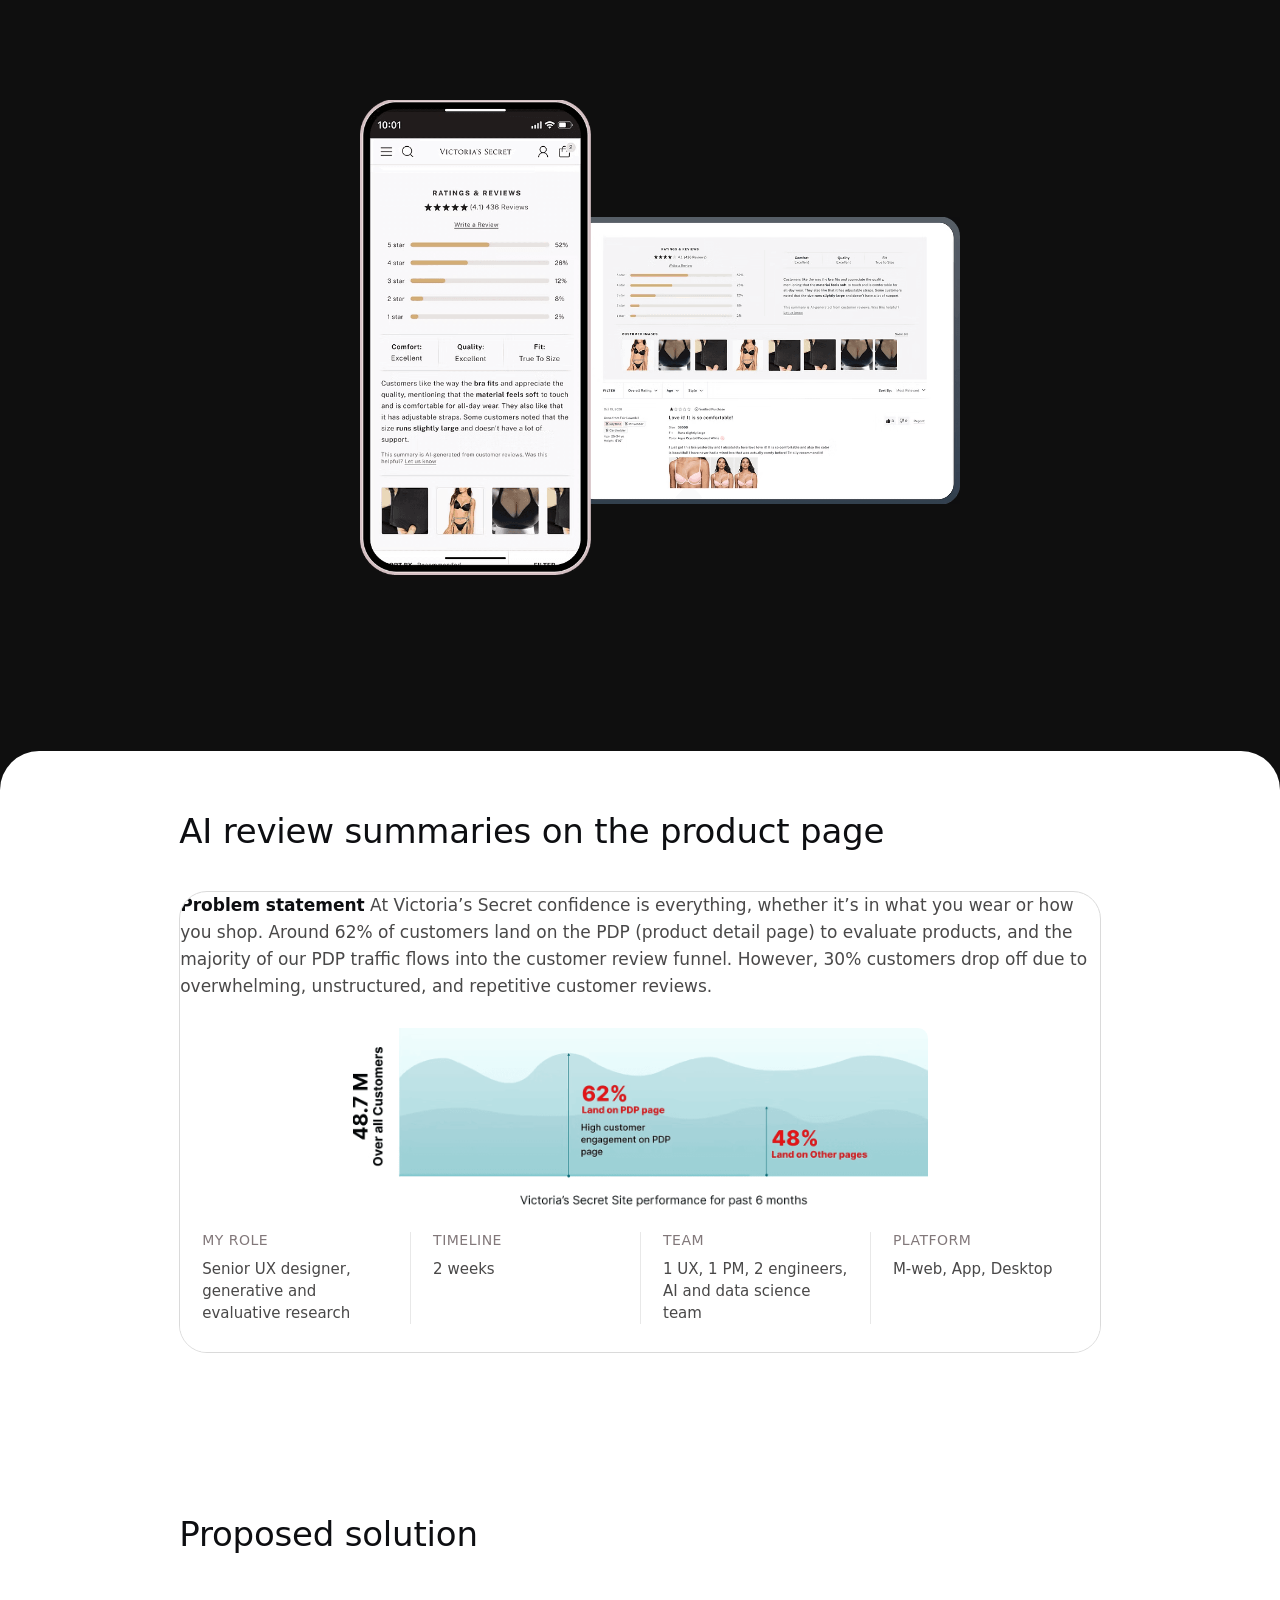
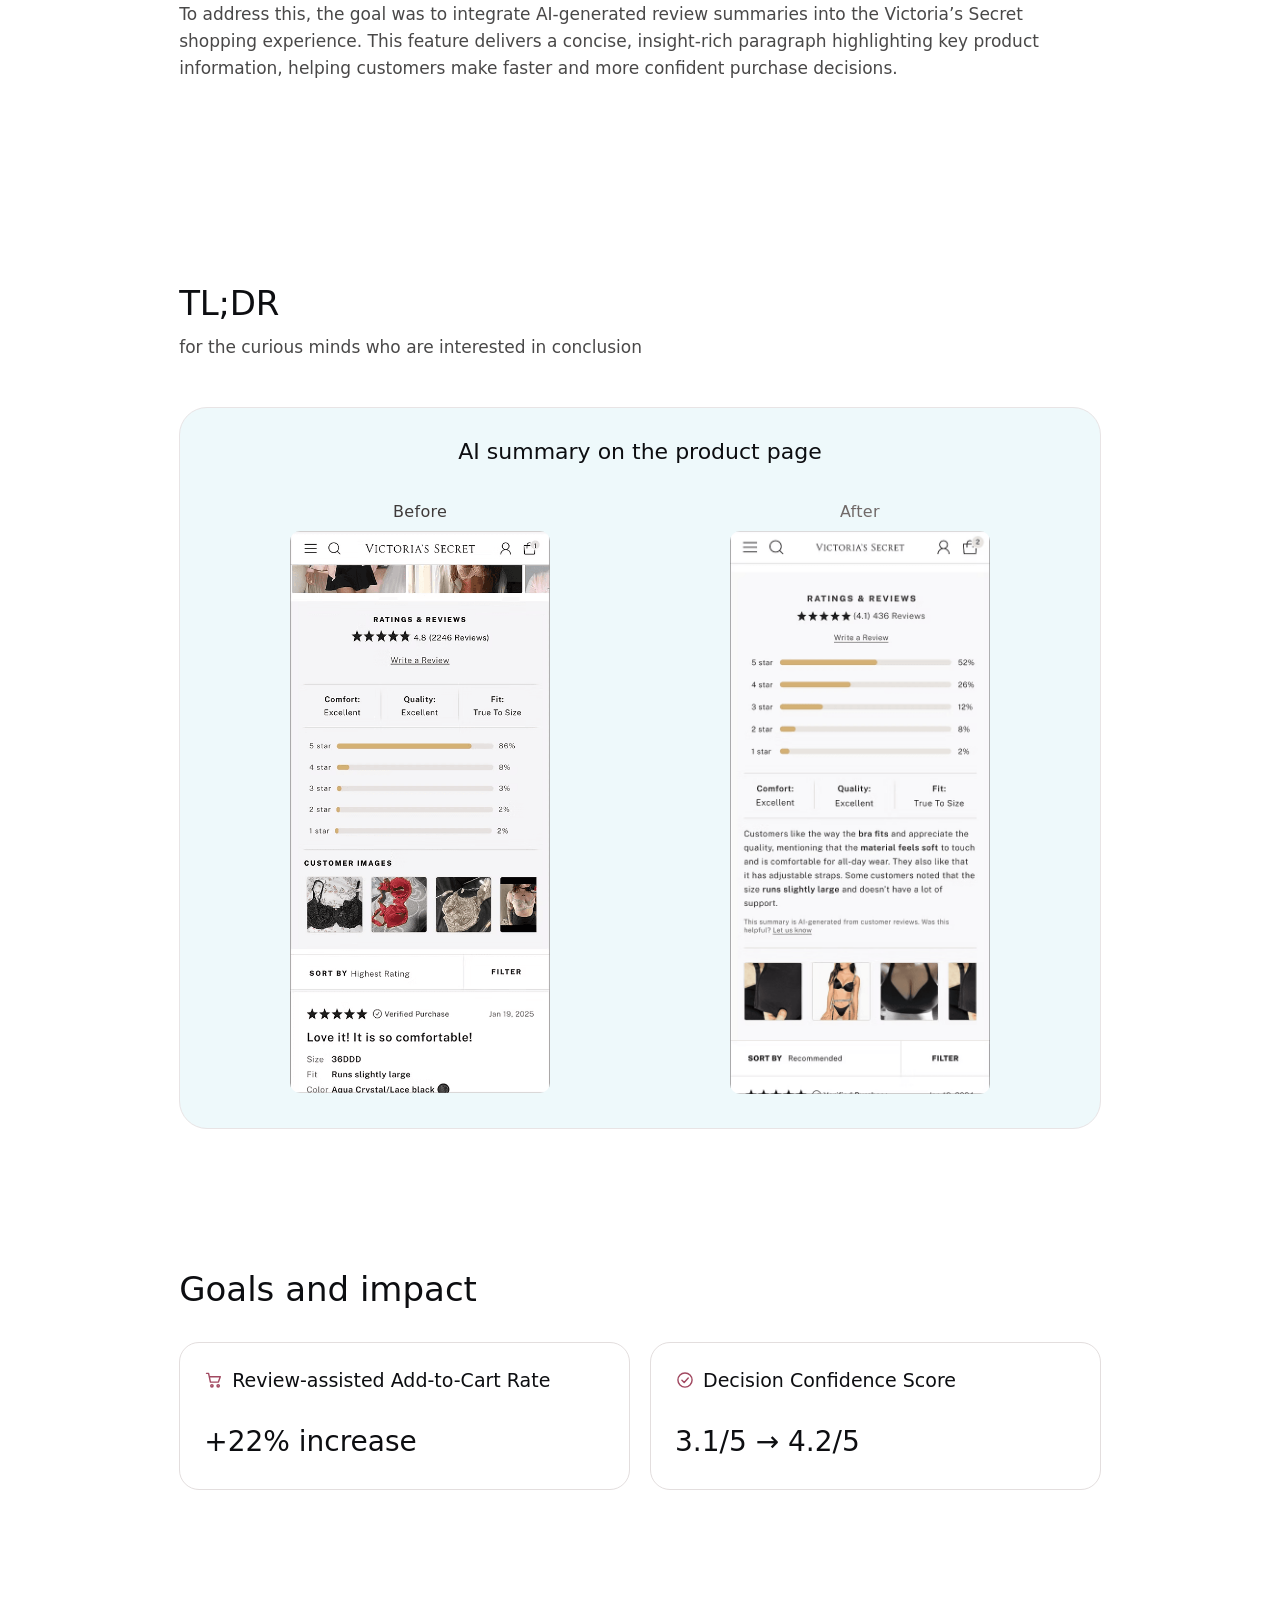
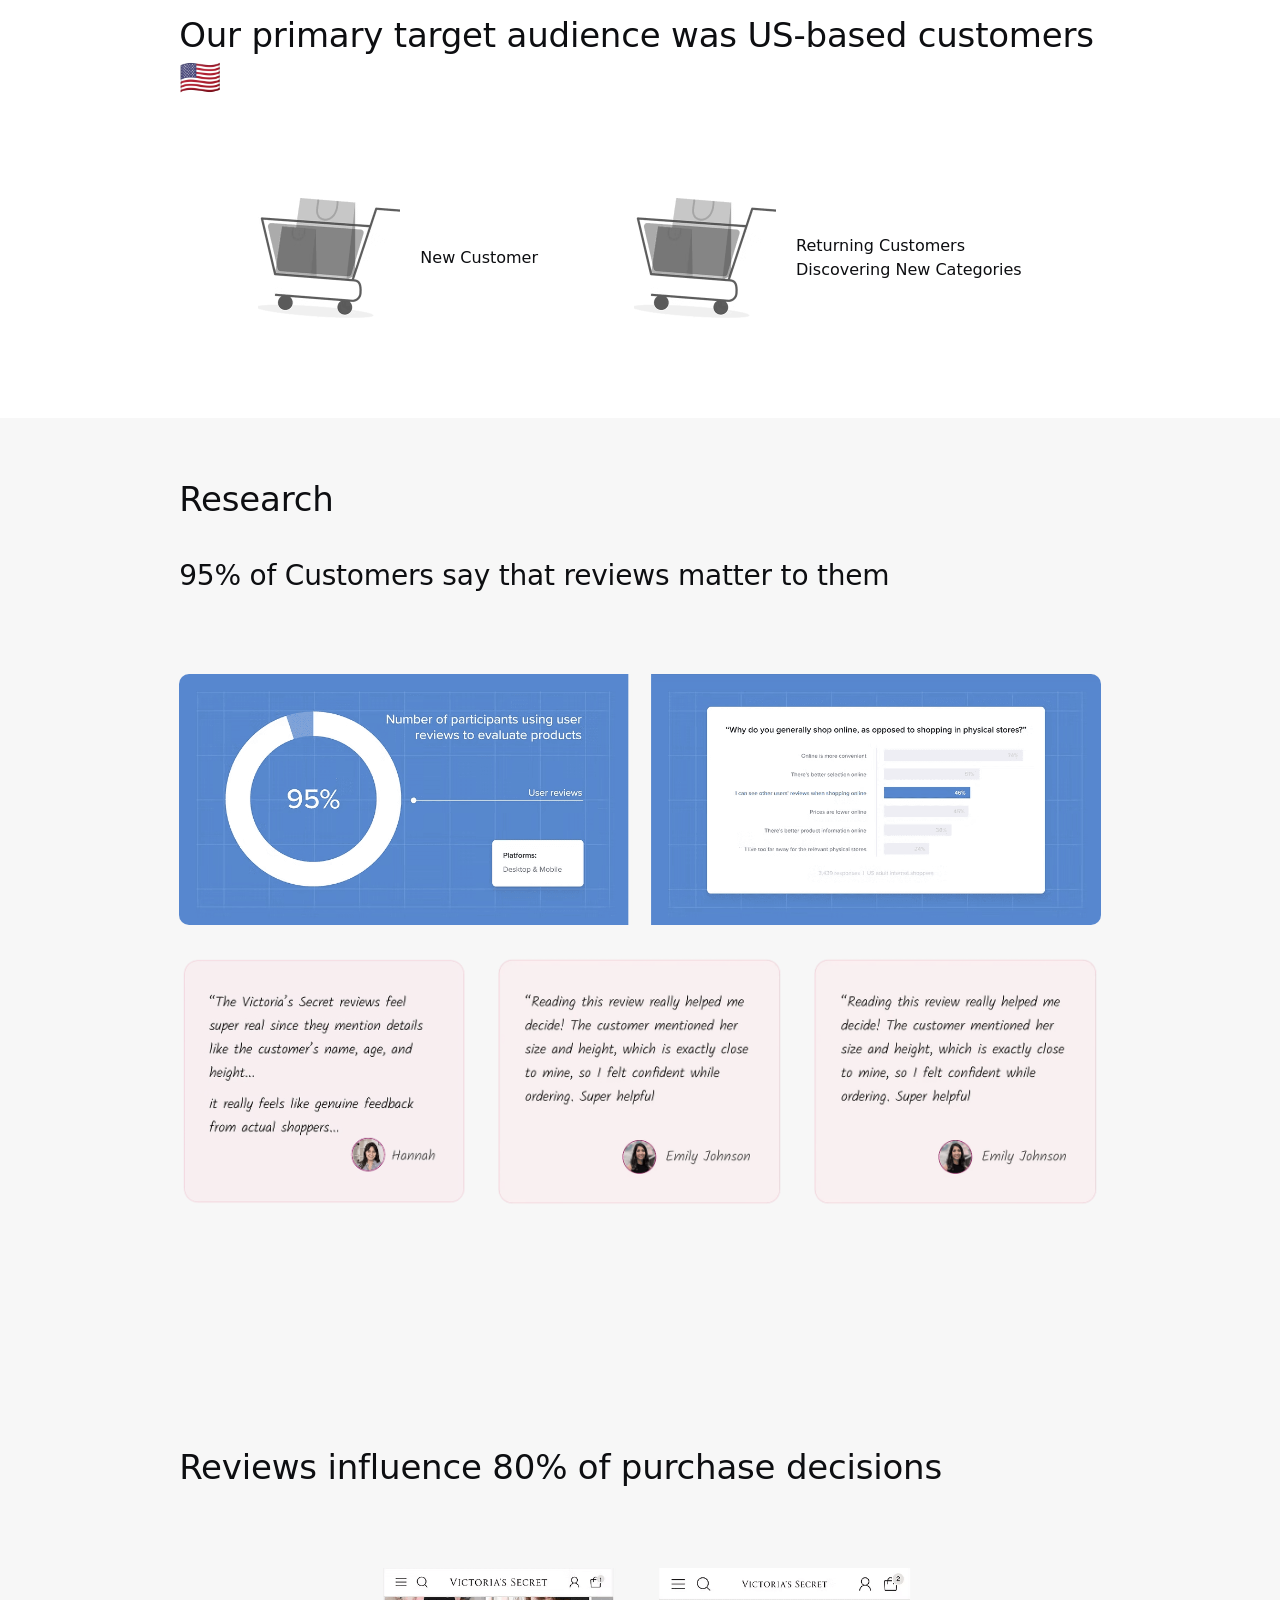
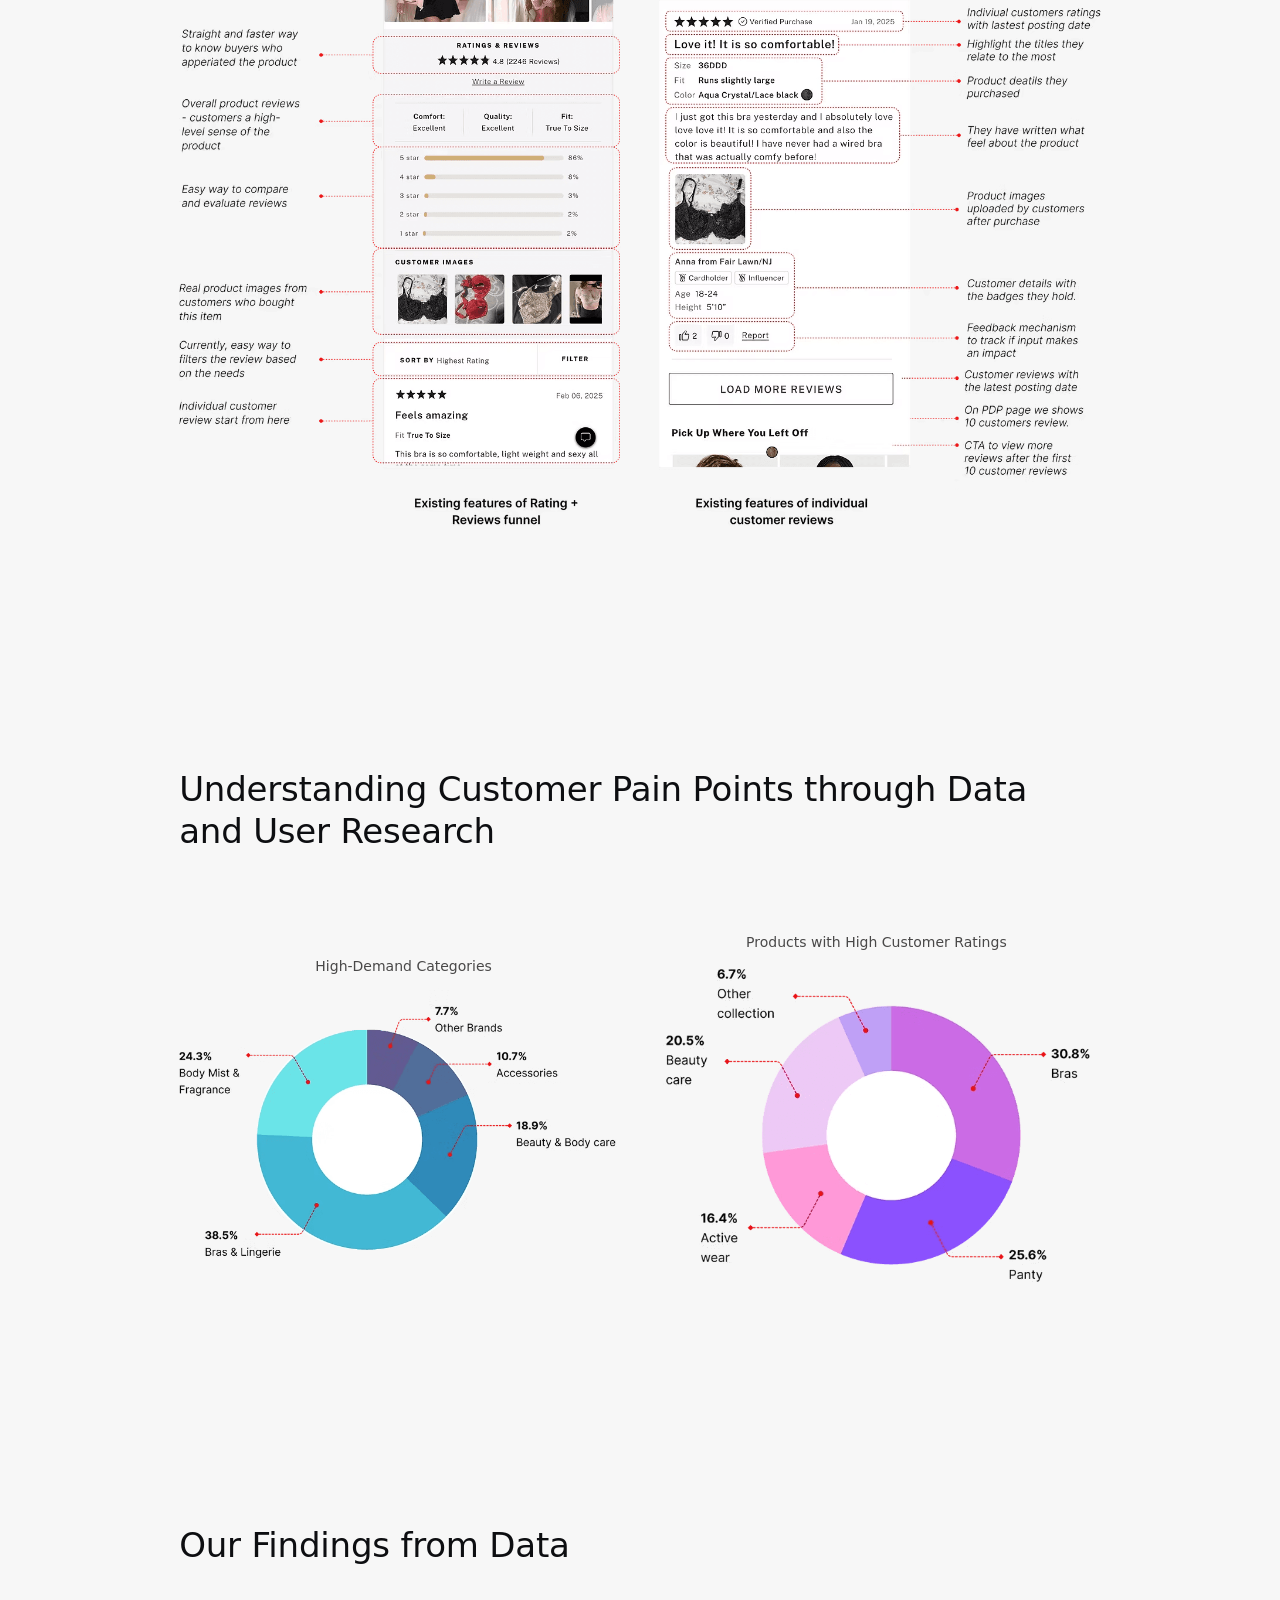
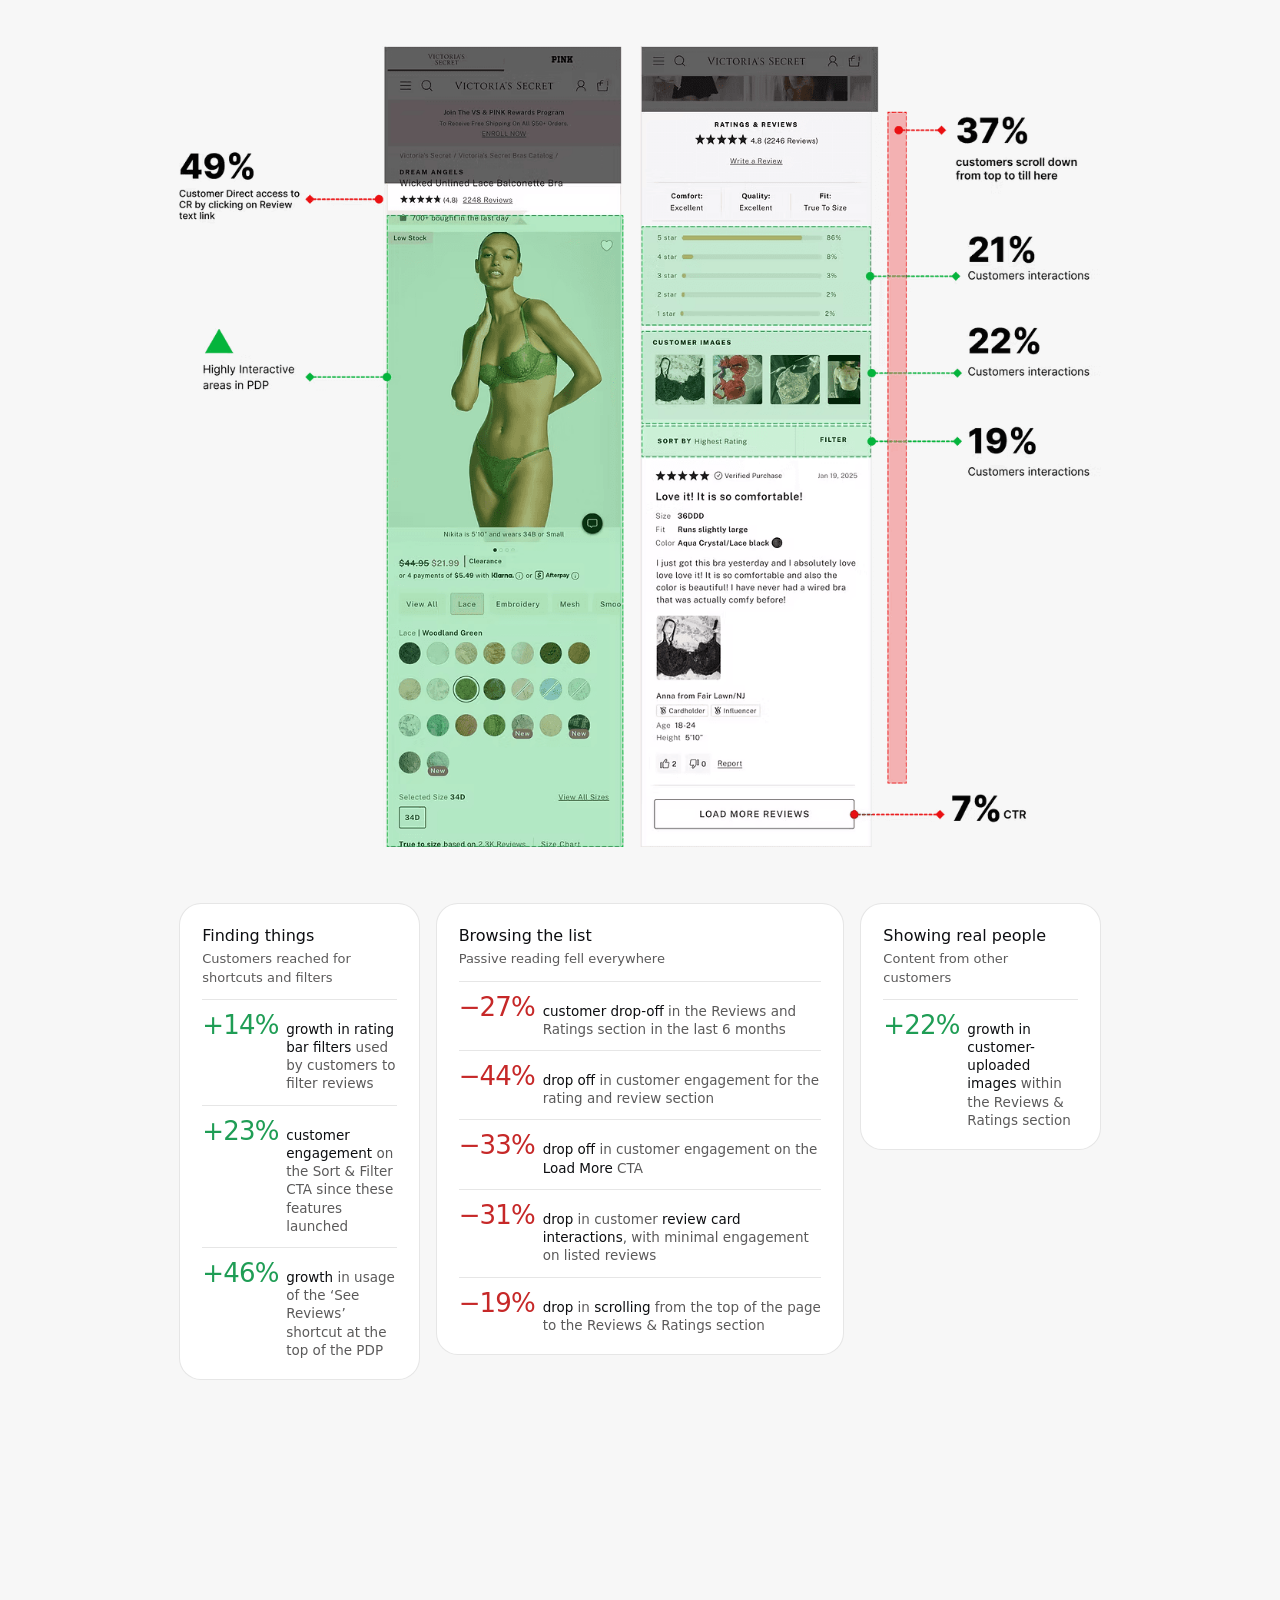
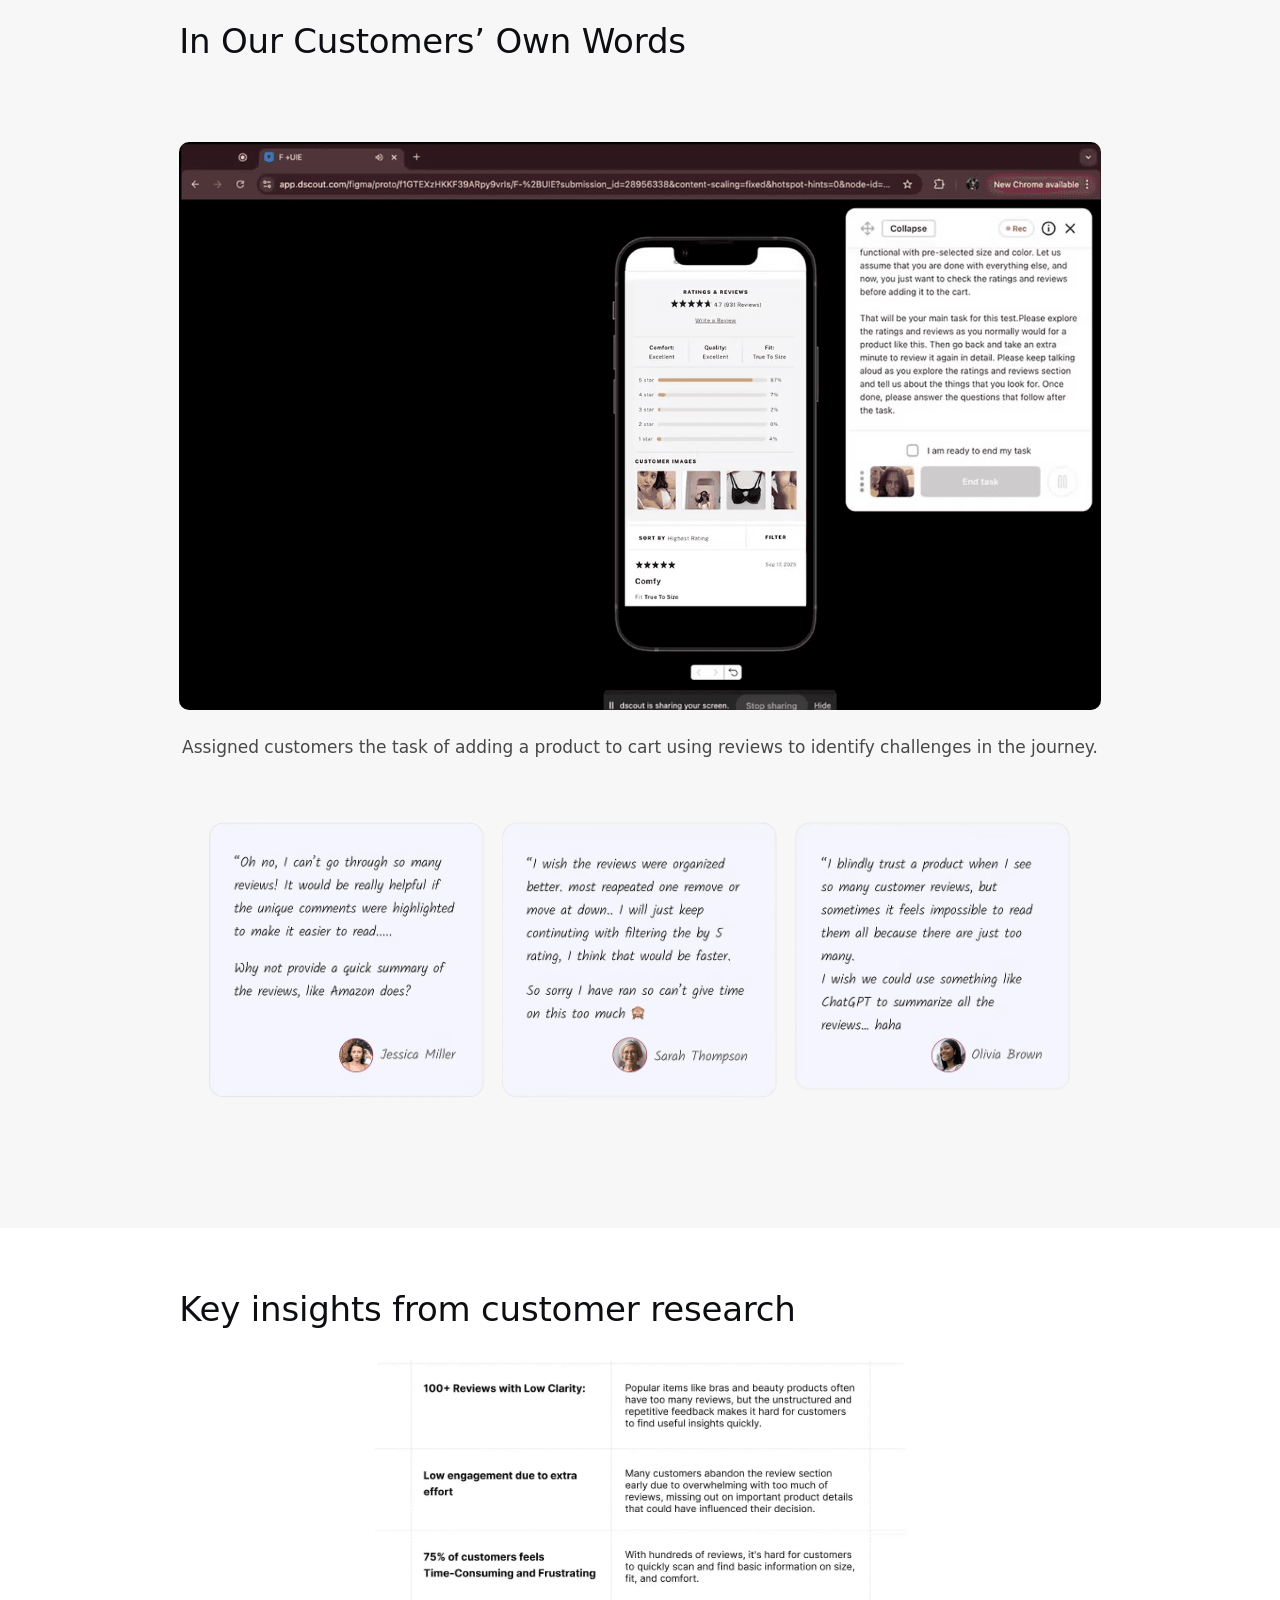
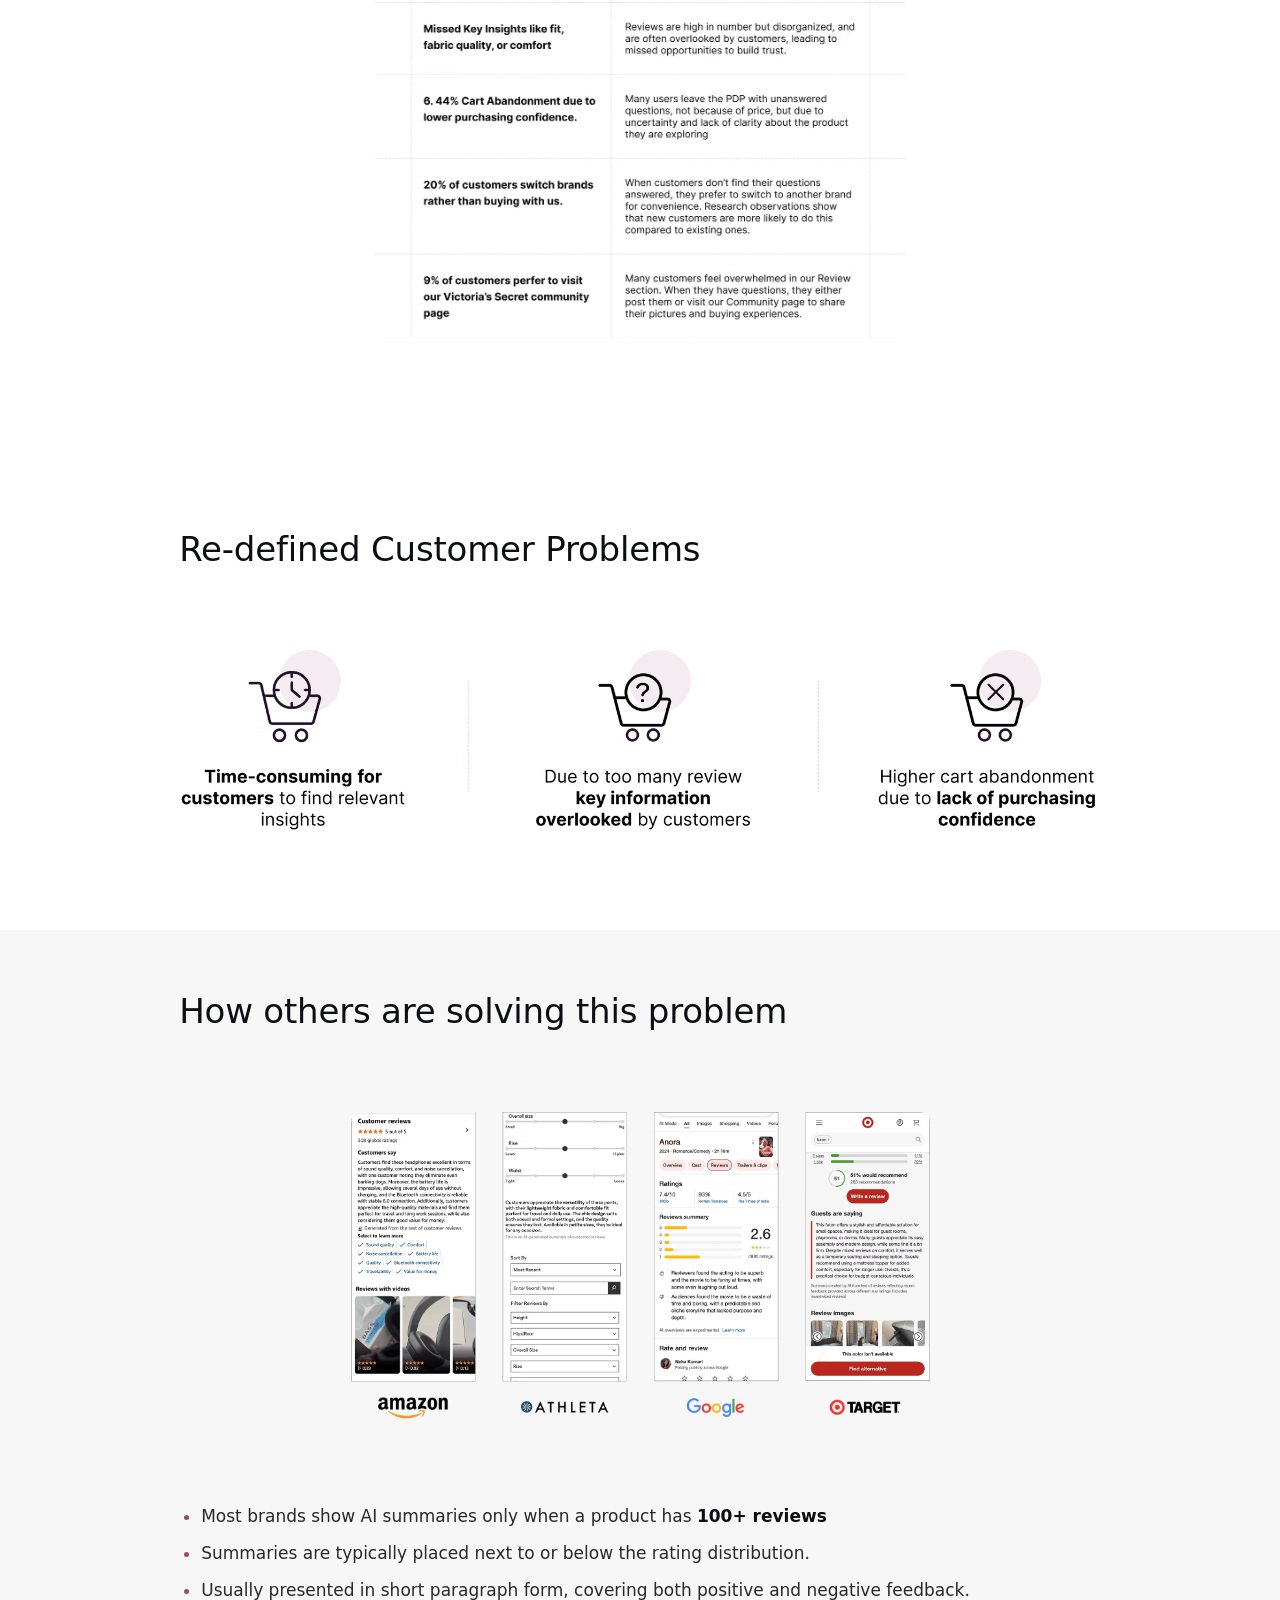
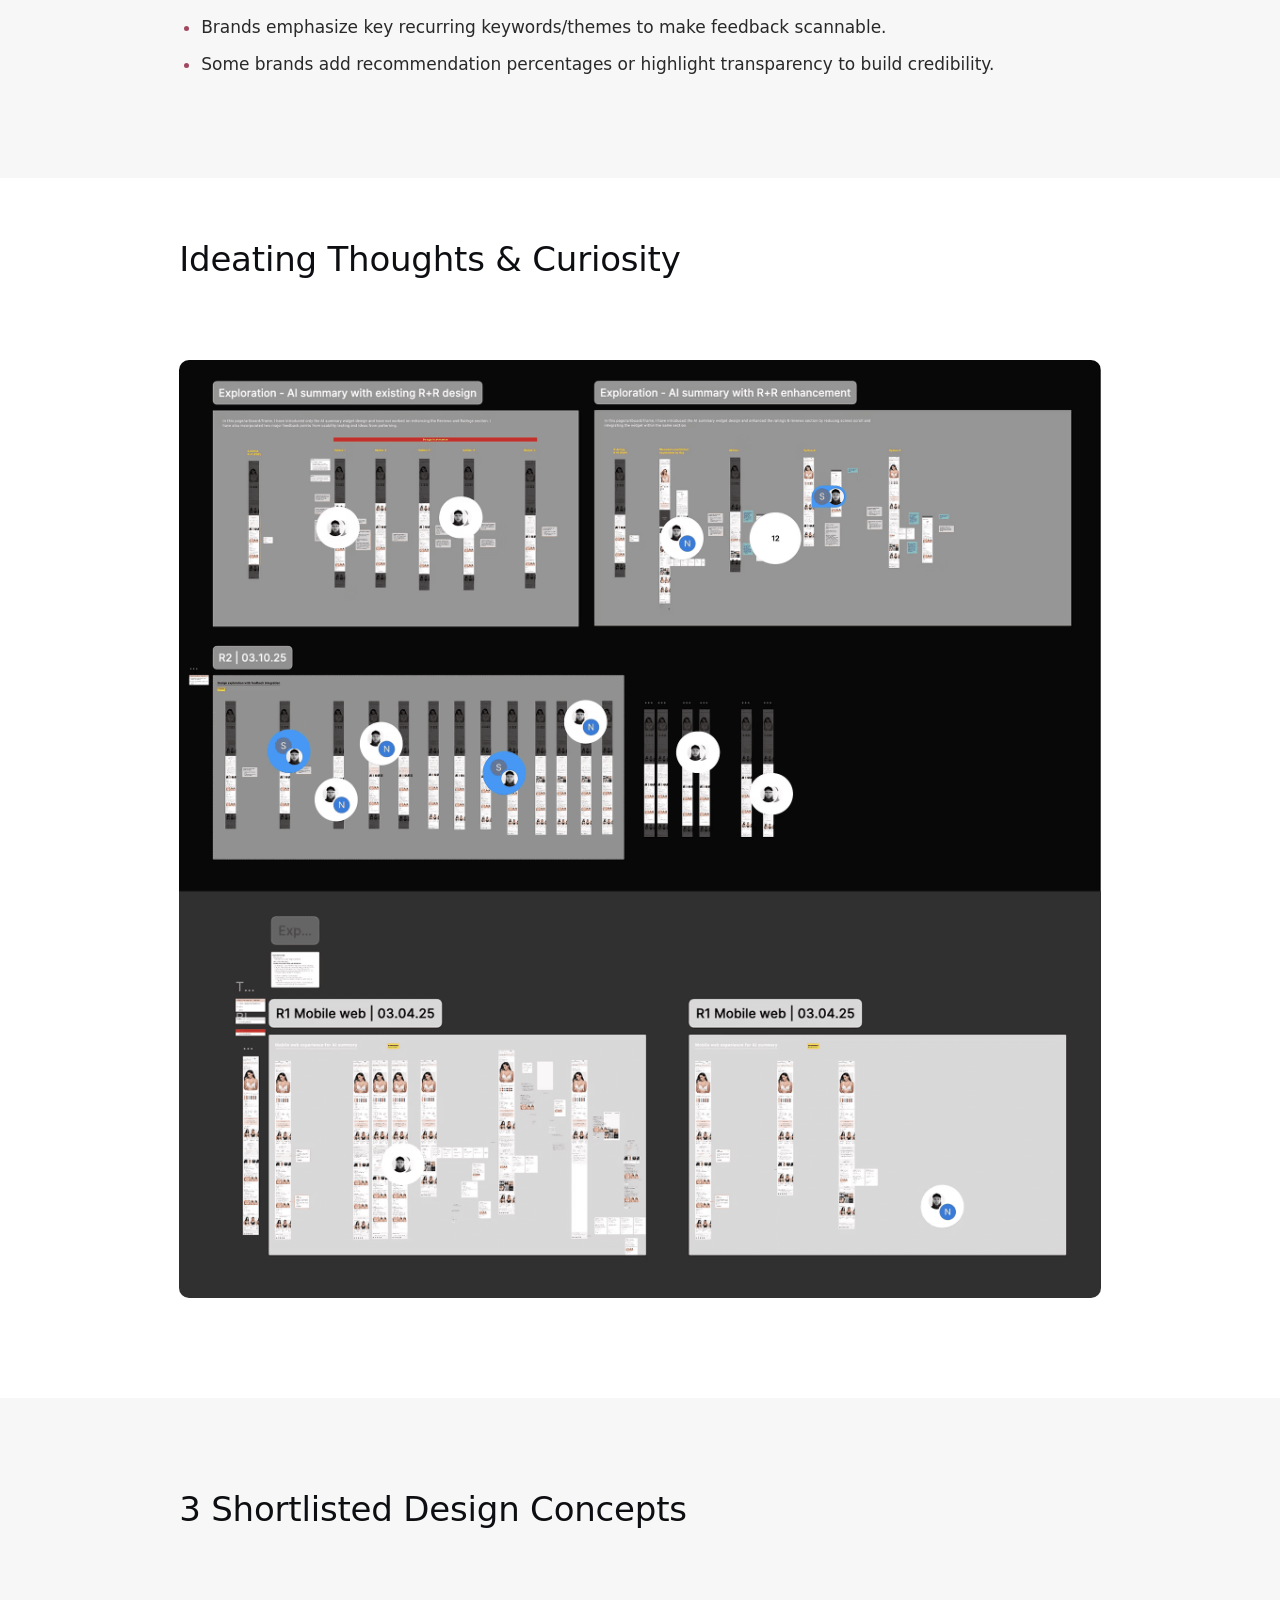
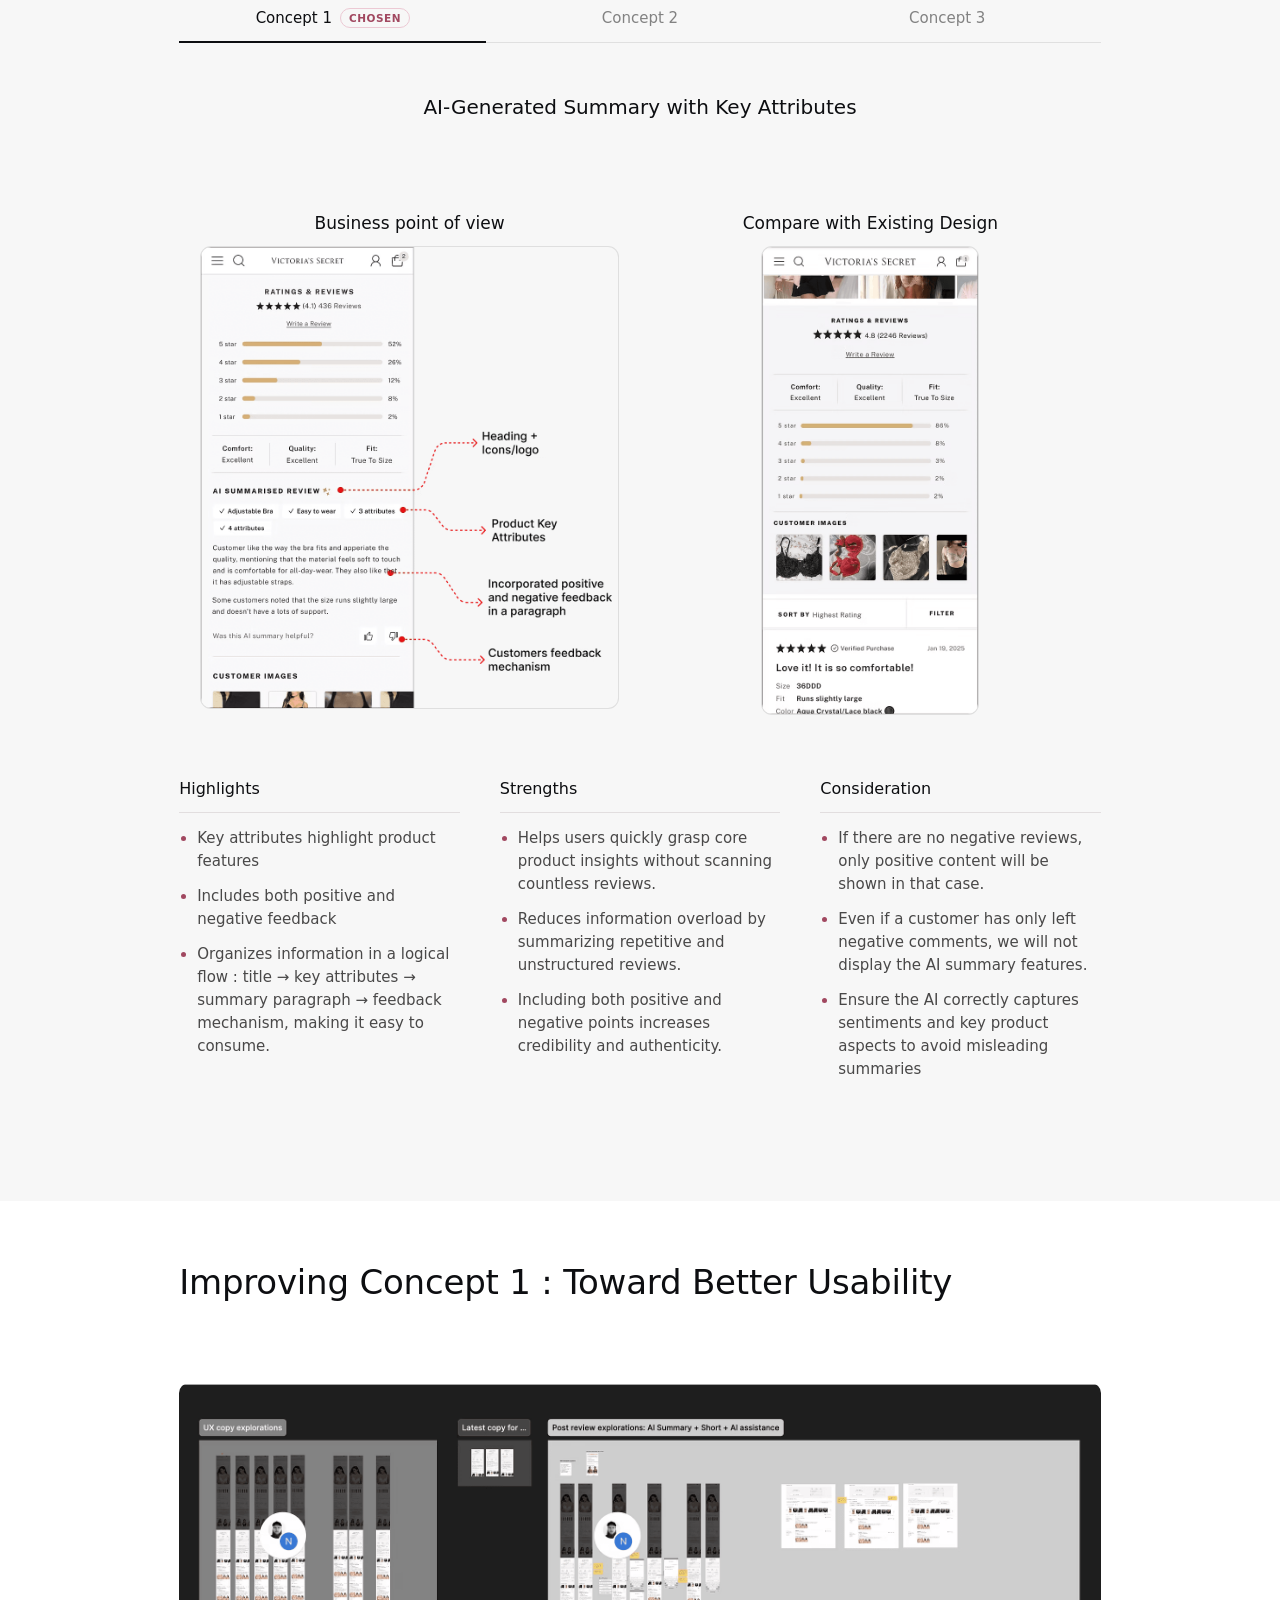
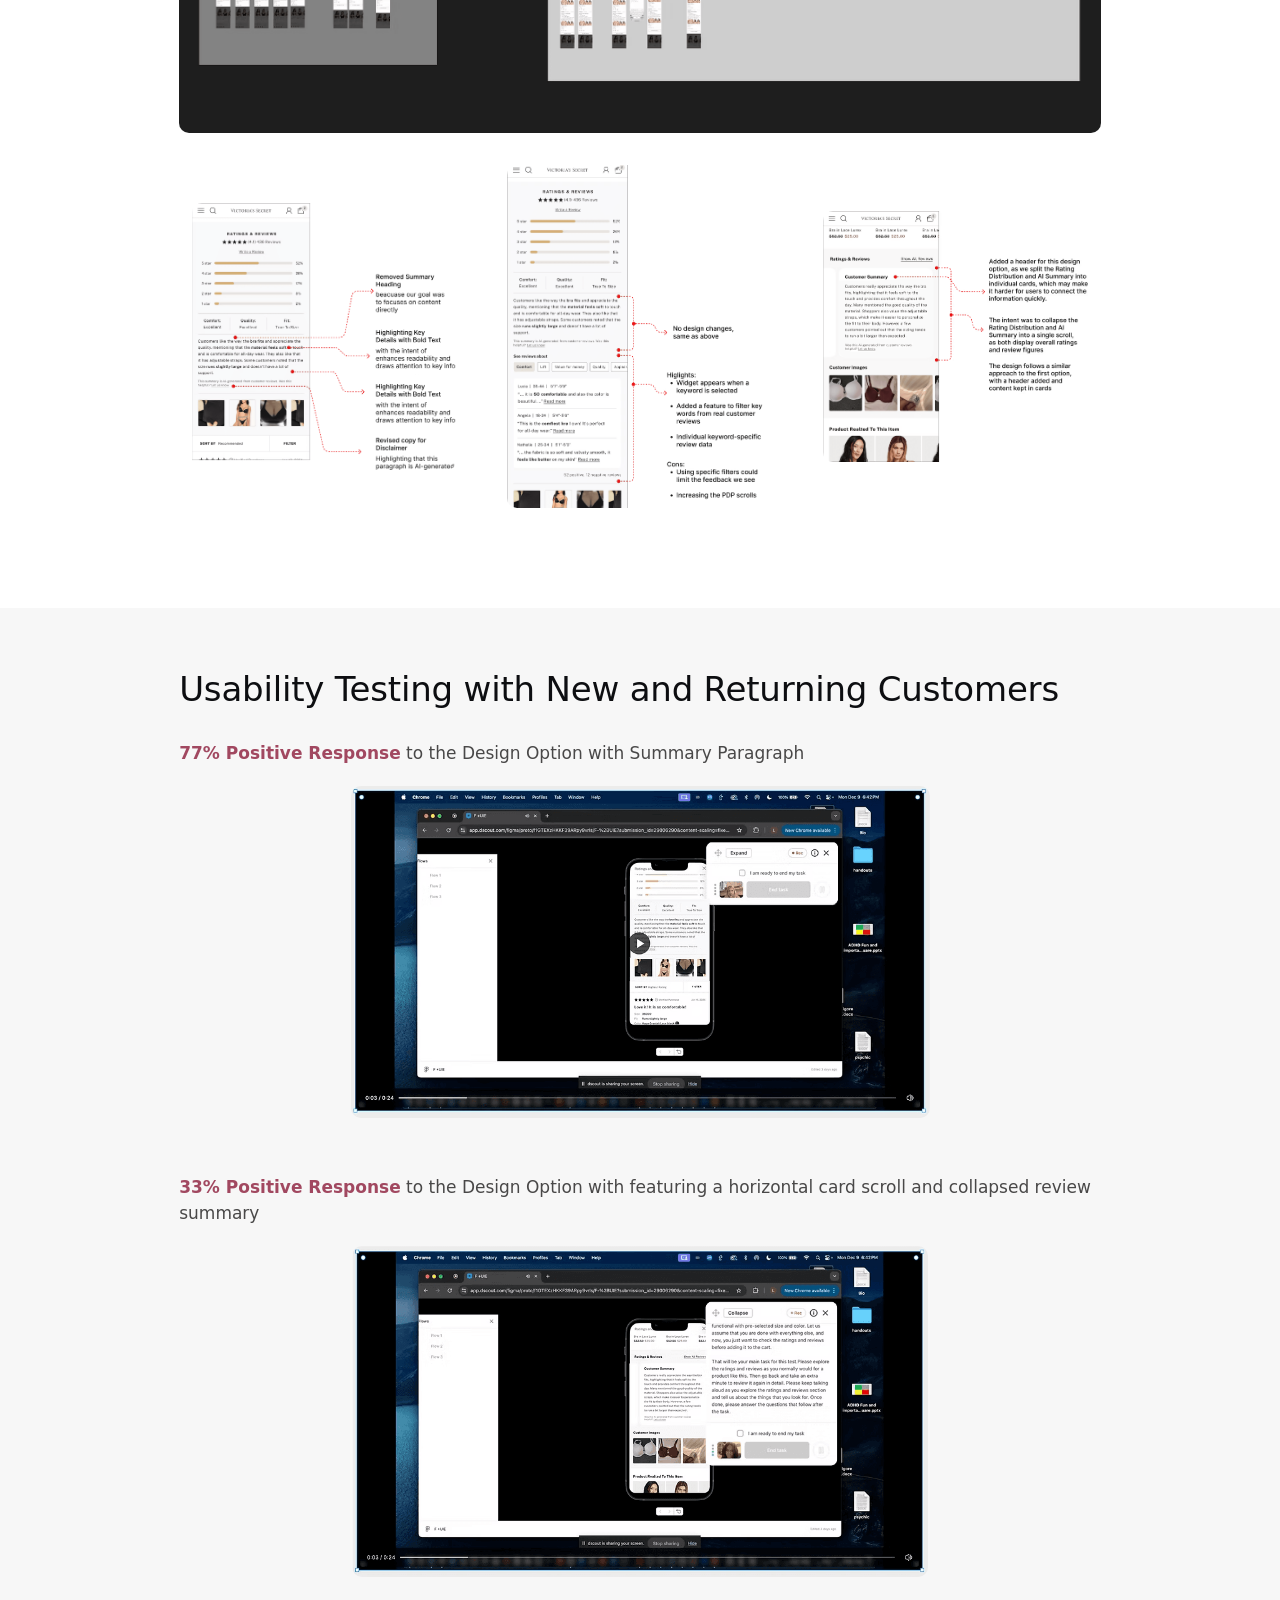
<file: reviews-ai-summary.html>
<!doctype html>
<html lang="en">

<head>
  <meta charset="utf-8">
  <meta name="viewport" content="width=device-width, initial-scale=1">
  <title>AI Review Summaries | Manisha Devi</title>
  <meta name="description" content="Case study: designing AI-generated review summaries for the Victoria's Secret product page, from research to final handoff.">
  <link rel="preconnect" href="https://fonts.googleapis.com">
  <link rel="preconnect" href="https://fonts.gstatic.com" crossorigin>
  <link href="https://fonts.googleapis.com/css2?family=Google+Sans+Flex:wght@400;500;600;700&family=Instrument+Serif&display=swap" rel="stylesheet">
  <link rel="stylesheet" href="css/case-study.css">
  <link rel="stylesheet" href="css/ai-summary.css">
</head>

<body>
  <div class="page" id="page">

    <header class="hero hero--ai">
      <div class="hero__stage">
        <img class="hero__laptop" src="assets/ai/CVPs2hD2wIuaZMI0xgNgeSr50.png" alt="Product page on a laptop">
        <img class="hero__phone" src="assets/ai/CGgNIjki3Bf8EFCFdRNPsUOIU.png" alt="Product page on a phone">
      </div>
    </header>

    <main class="doc">

      <section class="blk blk--flow ai-intro">
        <h2 class="hd-title">AI review summaries on the product page</h2>
        <div class="hd-card">
          <p class="hd-hmw"><b>Problem statement</b> At Victoria’s Secret confidence is everything, whether it’s in what you wear or how you shop. Around 62% of customers land on the PDP (product detail page) to evaluate products, and the majority of our PDP traffic flows into the customer review funnel. However, 30% customers drop off due to overwhelming, unstructured, and repetitive customer reviews.</p>
          <figure class="ai-fig ai-fig--first" style="max-width:575px"><button type="button" class="c-zoom" data-src="assets/ai/BA8Yku7IoVAqhNba406kCSvwjTw.png" aria-label="Enlarge: Customer review funnel and drop-off on the product page"><img src="assets/ai/BA8Yku7IoVAqhNba406kCSvwjTw.png" alt="Customer review funnel and drop-off on the product page" loading="lazy"></button></figure>
          <div class="f-meta ai-meta">
            <div><p class="f-label">My role</p><p class="f-val">Senior UX designer, generative and evaluative research</p></div>
            <div><p class="f-label">Timeline</p><p class="f-val">2 weeks</p></div>
            <div><p class="f-label">Team</p><p class="f-val">1 UX, 1 PM, 2 engineers, AI and data science team</p></div>
            <div><p class="f-label">Platform</p><p class="f-val">M-web, App, Desktop</p></div>
          </div>
        </div>
        <h2 class="t t-h27 f-h2 ov-title">Proposed solution</h2>
        <p class="f-lead">To address this, the goal was to integrate AI-generated review summaries into the Victoria’s Secret shopping experience. This feature delivers a concise, insight-rich paragraph highlighting key product information, helping customers make faster and more confident purchase decisions.</p>
      </section>

      <section id="tldr" data-outline="TL;DR" class="blk blk--flow ai-sec tl-sec" style="background:#fff">
        <h2 class="t t-h27 f-h2">TL;DR</h2>
        <p class="f-lead">for the curious minds who are interested in conclusion</p>
        <div class="tl-rows">
          <article class="tl-row ai-tl"><div class="tl-row__head"><h3>AI summary on the product page</h3></div><div class="tl-pair">
            <figure><p class="e2e-lab"><span class="e2e-tag e2e-tag--b">Before</span></p><div class="ai-tl-scr"><figure class="ai-fig ai-fig--phone"><button type="button" class="c-zoom" data-src="assets/ai/CXKBGYMAOFTF2NfvFdfgbN8Od7w.png" aria-label="Enlarge: Existing reviews on the product page, before"><img src="assets/ai/CXKBGYMAOFTF2NfvFdfgbN8Od7w.png" alt="Existing reviews on the product page, before" loading="lazy"></button></figure></div></figure>
            <figure><p class="e2e-lab"><span class="e2e-tag e2e-tag--a">After</span></p><div class="ai-tl-scr"><figure class="ai-fig ai-fig--phone"><button type="button" class="c-zoom" data-src="assets/ai/wGUyrqpJIZ2H9Alz8sGu0ZUGk.png" aria-label="Enlarge: AI summary with paragraph on M-web, after"><img src="assets/ai/wGUyrqpJIZ2H9Alz8sGu0ZUGk.png" alt="AI summary with paragraph on M-web, after" loading="lazy"></button></figure></div></figure>
          </div></article>
        </div>
        <h3 class="tl-goal-h h34">Goals and impact</h3>
        <div class="tl-imps tl-imps--2">
          <div class="tl-imp"><p class="tl-imp-t"><span class="ai-ic"><svg viewBox="0 0 24 24" fill="none" stroke="currentColor" stroke-width="1.7" stroke-linecap="round" stroke-linejoin="round" aria-hidden="true"><path d="M3 4h2.5l2.2 10.5h9.6L19.5 8H6.4"/><circle cx="9.5" cy="19" r="1.4"/><circle cx="17" cy="19" r="1.4"/></svg></span>Review-assisted Add-to-Cart Rate</p><p class="tl-imp-n">+22% increase</p></div>
          <div class="tl-imp"><p class="tl-imp-t"><span class="ai-ic"><svg viewBox="0 0 24 24" fill="none" stroke="currentColor" stroke-width="1.7" stroke-linecap="round" stroke-linejoin="round" aria-hidden="true"><circle cx="12" cy="12" r="8.5"/><path d="M8.3 12.4l2.7 2.7 4.9-5.6"/></svg></span>Decision Confidence Score</p><p class="tl-imp-n">3.1/5 → 4.2/5</p></div>
        </div>
      </section>


      <section id="audience" data-outline="Audience & team" data-outline-short="Audience|& team" class="blk blk--flow ai-sec" style="background:#fff">
        <h2 class="t t-h27 f-h2">Our primary target audience was US-based customers 🇺🇸</h2>
        <div class="ai-personas">
          <div><img src="assets/ai/YdqNBqdPXXcvHP8MBIcylN7ptVM.png" alt="" loading="lazy"><p>New Customer</p></div>
          <div><img src="assets/ai/YdqNBqdPXXcvHP8MBIcylN7ptVM.png" alt="" loading="lazy"><p>Returning Customers<br>Discovering New Categories</p></div>
        </div>
        </section>


      <section id="research" data-outline="Research" class="blk blk--flow ai-sec" style="background:#f7f7f7">
        <h2 class="t t-h27 f-h2">Research</h2>
        <div class="ai-head"><h3 class="ai-h3 ai-h3--28 ai-h3--mb40">95% of Customers say that reviews matter to them</h3></div>
        <figure class="ai-fig"><img src="assets/ai/srVg5UJ4pnBZ5j6OGdm9wGW07lk.png" alt="Why reviews matter to customers" loading="lazy"></figure>
        <div class="ai-grid ai-grid--3">
          <figure class="ai-fig" style="max-width:285px"><img src="assets/ai/4DVas6ZcDrguVfGXLL1G1Sb19sU.png" alt="Review research, 1" loading="lazy"></figure>
          <figure class="ai-fig" style="max-width:285px"><img src="assets/ai/JBzFGdc8B0DP9ZfMsc4fvrLQ.png" alt="Review research, 2" loading="lazy"></figure>
          <figure class="ai-fig" style="max-width:285px"><img src="assets/ai/JBzFGdc8B0DP9ZfMsc4fvrLQ.png" alt="Review research, 3" loading="lazy"></figure>
        </div>
        <div class="ai-head ai-head--20 ai-t126"><h3 class="ai-h3">Reviews influence 80% of purchase decisions</h3></div>
        <figure class="ai-fig"><img src="assets/ai/MYznPAeaXrpTfwcNJM3uIpy9c.png" alt="Existing customer review funnel on the product page, with the role of each section" loading="lazy"></figure>
        <div class="ai-head ai-head--25 ai-t126"><h3 class="ai-h3">Understanding Customer Pain Points through Data and User Research</h3></div>
        <div class="ai-grid ai-grid--2">
          <div class="ai-cell"><p class="ai-cap">High-Demand Categories</p><figure class="ai-fig"><img src="assets/ai/foTOx4x3Zv9zFcPHzFG34NwG2zA.png" alt="High-demand categories" loading="lazy"></figure></div>
          <div class="ai-cell"><p class="ai-cap">Products with High Customer Ratings</p><figure class="ai-fig"><img src="assets/ai/2RO3nt0yQrhTI0mCYQYJFUDcfMM.png" alt="Products with high customer ratings" loading="lazy"></figure></div>
        </div>
        <div class="ai-head ai-t126"><h3 class="ai-h3">Our Findings from Data</h3></div>
        <figure class="ai-fig"><img src="assets/ai/ZoSrU7RwttJMobYex2Dyg6juwv4.png" alt="Findings from data, 1" loading="lazy"></figure>
        <div class="fd ai-fig">
          <div class="fd-g"><h4>Finding things</h4><p class="fd-ds">Customers reached for shortcuts and filters</p>
            <div class="fd-li"><span class="fd-n up">+14%</span><p><b>growth in rating bar filters</b> used by customers to filter reviews</p></div>
            <div class="fd-li"><span class="fd-n up">+23%</span><p><b>customer engagement</b> on the Sort &amp; Filter CTA since these features launched</p></div>
            <div class="fd-li"><span class="fd-n up">+46%</span><p><b>growth</b> in usage of the ‘See Reviews’ shortcut at the top of the PDP</p></div>
          </div>
          <div class="fd-g"><h4>Browsing the list</h4><p class="fd-ds">Passive reading fell everywhere</p>
            <div class="fd-li"><span class="fd-n dn">−27%</span><p><b>customer drop-off</b> in the Reviews and Ratings section in the last 6 months</p></div>
            <div class="fd-li"><span class="fd-n dn">−44%</span><p><b>drop off</b> in customer engagement for the rating and review section</p></div>
            <div class="fd-li"><span class="fd-n dn">−33%</span><p><b>drop off</b> in customer engagement on the <b>Load More</b> CTA</p></div>
            <div class="fd-li"><span class="fd-n dn">−31%</span><p><b>drop</b> in customer <b>review card interactions</b>, with minimal engagement on listed reviews</p></div>
            <div class="fd-li"><span class="fd-n dn">−19%</span><p><b>drop</b> in <b>scrolling</b> from the top of the page to the Reviews &amp; Ratings section</p></div>
          </div>
          <div class="fd-g"><h4>Showing real people</h4><p class="fd-ds">Content from other customers</p>
            <div class="fd-li"><span class="fd-n up">+22%</span><p><b>growth in customer-uploaded images</b> within the Reviews &amp; Ratings section</p></div>
          </div>
        </div>
        <div class="ai-head ai-t126"><h3 class="ai-h3">In Our Customers’ Own Words</h3></div>
        <figure class="ai-fig"><img src="assets/ai/qzzW4adq1ENZq4JPzlWftwwl4.png" alt="Customers adding a product to cart using reviews" loading="lazy"></figure>
        <p class="ai-note">Assigned customers the task of adding a product to cart using reviews to identify challenges in the journey.</p>
        <figure class="ai-fig"><img src="assets/ai/0XM6dtWEEqmyH9zaE7Z6pwWO7w.png" alt="Customer quotes about reading reviews" loading="lazy"></figure>
      </section>


      <section id="discovered" data-outline="What we discovered" data-outline-short="What we|discovered" class="blk blk--flow ai-sec" style="background:#fff">
        <h2 class="t t-h27 f-h2">Key insights from customer research</h2>
        <figure class="ai-fig" style="max-width:531px"><img src="assets/ai/ULWuDXw64M8jJpsapUzZf4Mod0s.png" alt="Key insights from customer research" loading="lazy"></figure>
        <div class="ai-head"><h3 class="ai-h3">Re-defined Customer Problems</h3></div>
        <figure class="ai-fig ai-fig--wide" style="max-width:1000px"><img src="assets/ai/j4PqPffYaiEwXDRwI27cvUrcHqE.png" alt="Re-defined customer problems" loading="lazy"></figure>
        </section>


      <section id="competitors" data-outline="Competitors" class="blk blk--flow ai-sec" style="background:#f7f7f7">
        <h2 class="t t-h27 f-h2">How others are solving this problem</h2>
        <figure class="ai-fig" style="max-width:579px"><img src="assets/ai/7GjRnBPMY5aGVc6QpCTW3Fo.png" alt="How other retailers handle review summaries" loading="lazy"></figure>
        <ul class="ai-list">
          <li>Most brands show AI summaries only when a product has <b>100+ reviews</b></li>
          <li>Summaries are typically placed next to or below the rating distribution.</li>
          <li>Usually presented in short paragraph form, covering both positive and negative feedback.</li>
          <li>Brands emphasize key recurring keywords/themes to make feedback scannable.</li>
          <li>Some brands add recommendation percentages or highlight transparency to build credibility.</li>
        </ul>
      </section>


      <section id="ideation" data-outline="Ideation" class="blk blk--flow ai-sec" style="background:#fff">
        <h2 class="t t-h27 f-h2">Ideating Thoughts &amp; Curiosity</h2>
        <figure class="ai-fig"><button type="button" class="c-zoom" data-src="assets/ai/dFMCmbVappK7ey4uUECHkXA5G3Y.png" aria-label="Enlarge: Ideation: thoughts and questions"><img src="assets/ai/dFMCmbVappK7ey4uUECHkXA5G3Y.png" alt="Ideation: thoughts and questions" loading="lazy"></button></figure>
      </section>

      <section id="concepts" data-outline="Concepts" class="blk blk--flow c-sec c-sec--wide c-sec--wide3 ai-sec" style="background:#f7f7f7">
        <h2 class="t t-h27 f-h2">3 Shortlisted Design Concepts</h2>
        <div class="c-tabs" role="tablist">
          <button type="button" class="c-tab is-on" role="tab" aria-selected="true" aria-controls="ai-concepts-p1" id="ai-concepts-t1">Concept 1<span class="c-badge">Chosen</span></button>
          <button type="button" class="c-tab" role="tab" aria-selected="false" aria-controls="ai-concepts-p2" id="ai-concepts-t2">Concept 2</button>
          <button type="button" class="c-tab" role="tab" aria-selected="false" aria-controls="ai-concepts-p3" id="ai-concepts-t3">Concept 3</button>
        </div>
        <div class="c-panel" role="tabpanel" id="ai-concepts-p1" aria-labelledby="ai-concepts-t1">
          <p class="ai-cname">AI-Generated Summary with Key Attributes</p>
          <div class="c3 ai-c3">
            <div class="c3-col"><p class="c3-lab">Business point of view</p><figure class="ai-fig ai-fig--c" style="max-width:417px"><button type="button" class="c-zoom" data-src="assets/ai/6Y5eCvuTVrS5PeiAILJ7UI927j8.png" aria-label="Enlarge: Concept 1: AI-Generated Summary with Key Attributes"><img src="assets/ai/6Y5eCvuTVrS5PeiAILJ7UI927j8.png" alt="Concept 1: AI-Generated Summary with Key Attributes" loading="lazy"></button></figure></div>
            <div class="c3-col"><p class="c3-lab">Compare with Existing Design</p><figure class="ai-fig ai-fig--c" style="max-width:216px"><button type="button" class="c-zoom" data-src="assets/ai/CXKBGYMAOFTF2NfvFdfgbN8Od7w.png" aria-label="Enlarge: Existing review design on the product page"><img src="assets/ai/CXKBGYMAOFTF2NfvFdfgbN8Od7w.png" alt="Existing review design on the product page" loading="lazy"></button></figure></div>
          </div>
          <div class="ai-hsc"><div><h4>Highlights</h4><ul><li>Key attributes highlight product features</li><li>Includes both positive and negative feedback</li><li>Organizes information in a logical flow : title → key attributes → summary paragraph → feedback mechanism, making it easy to consume.</li></ul></div><div><h4>Strengths</h4><ul><li>Helps users quickly grasp core product insights without scanning countless reviews.</li><li>Reduces information overload by summarizing repetitive and unstructured reviews.</li><li>Including both positive and negative points increases credibility and authenticity.</li></ul></div><div><h4>Consideration</h4><ul><li>If there are no negative reviews, only positive content will be shown in that case.</li><li>Even if a customer has only left negative comments, we will not display the AI summary features.</li><li>Ensure the AI correctly captures sentiments and key product aspects to avoid misleading summaries</li></ul></div></div>
        </div>
        <div class="c-panel" role="tabpanel" id="ai-concepts-p2" aria-labelledby="ai-concepts-t2" hidden>
          <p class="ai-cname">AI Summary with paragraph</p>
          <div class="c3 ai-c3">
            <div class="c3-col"><p class="c3-lab">Proposed Design</p><figure class="ai-fig ai-fig--c" style="max-width:417px"><button type="button" class="c-zoom" data-src="assets/ai/3rbSnvPHnR1bRVAlUdNpXs8GQ.png" aria-label="Enlarge: Concept 2: AI Summary with paragraph"><img src="assets/ai/3rbSnvPHnR1bRVAlUdNpXs8GQ.png" alt="Concept 2: AI Summary with paragraph" loading="lazy"></button></figure></div>
            <div class="c3-col"><p class="c3-lab">Compare with Existing Design</p><figure class="ai-fig ai-fig--c" style="max-width:216px"><button type="button" class="c-zoom" data-src="assets/ai/CXKBGYMAOFTF2NfvFdfgbN8Od7w.png" aria-label="Enlarge: Existing review design on the product page"><img src="assets/ai/CXKBGYMAOFTF2NfvFdfgbN8Od7w.png" alt="Existing review design on the product page" loading="lazy"></button></figure></div>
          </div>
          <div class="ai-hsc"><div><h4>Highlights</h4><ul><li>AI summary title is customer-focused rather than emphasizing AI, keeping it relatable.</li><li>Feedback mechanism allows users to indicate whether the summary was useful.</li><li>Includes both positive and negative customer feedback in a single paragraph for a balanced view</li></ul></div><div><h4>Strengths</h4><ul><li>Paragraph-style summary makes it easy for users to quickly grasp product sentiment.</li><li>Feedback mechanism guides future improvements and helps users assess content relevance.</li><li>Minimal design constraints can be implemented with low development effort.</li><li>Enhances user experience by reducing information overload from multiple reviews.</li></ul></div><div><h4>Consideration</h4><ul><li>Placement and length may need adjustment for mobile vs web experience to avoid clutter</li><li>If no reviews are available for a product, the AI summary feature cannot be applied.</li><li>If only positive reviews exist, the summary will reflect only positive points.</li></ul></div></div>
        </div>
        <div class="c-panel" role="tabpanel" id="ai-concepts-p3" aria-labelledby="ai-concepts-t3" hidden>
          <p class="ai-cname">AI Summary with bullet points</p>
          <div class="c3 ai-c3">
            <div class="c3-col"><p class="c3-lab">Proposed Design</p><figure class="ai-fig ai-fig--c" style="max-width:296px"><button type="button" class="c-zoom" data-src="assets/ai/9skvS4BG86WNwKqCenPMZNcIE.png" aria-label="Enlarge: Concept 3: AI Summary with bullet points"><img src="assets/ai/9skvS4BG86WNwKqCenPMZNcIE.png" alt="Concept 3: AI Summary with bullet points" loading="lazy"></button></figure></div>
            <div class="c3-col"><p class="c3-lab">Compare with Existing Design</p><figure class="ai-fig ai-fig--c" style="max-width:216px"><button type="button" class="c-zoom" data-src="assets/ai/CXKBGYMAOFTF2NfvFdfgbN8Od7w.png" aria-label="Enlarge: Existing review design on the product page"><img src="assets/ai/CXKBGYMAOFTF2NfvFdfgbN8Od7w.png" alt="Existing review design on the product page" loading="lazy"></button></figure></div>
          </div>
          <div class="ai-hsc"><div><h4>Highlights</h4><ul><li>Summarizes reviews in bullet points for quick scanning.</li><li>Shows negative and positive feedback with thumbs up and thumbs down icons.</li><li>Includes AI disclaimer to inform users it’s generated from reviews</li><li>Feedback mechanism allows users to indicate whether the summary was useful.</li></ul></div><div><h4>Strengths</h4><ul><li>Visual icons make sentiment immediately recognizable.</li><li>Easy to read and scan key points quickly</li><li>Balanced view of product through positive and negative highlights</li><li>Encourages user trust through disclaimer transparency</li><li>Collect user feedback to improve AI summary relevance.</li></ul></div><div><h4>Consideration</h4><ul><li>Avoid too many bullet points to prevent clutter</li><li>Icons should be clear and universally understandable.</li><li>Disclaimer should be concise and readable.</li><li>Placement of feedback mechanism should be noticeable but not distracting.</li></ul></div></div>
        </div>
      </section>

      <section id="iteration" data-outline="Concept 1 iteration" data-outline-short="Concept 1|iteration" class="blk blk--flow ai-sec" style="background:#fff">
        <h2 class="t t-h27 f-h2">Improving Concept 1 : Toward Better Usability</h2>
        <figure class="ai-fig"><button type="button" class="c-zoom" data-src="assets/ai/EMzycnyzB8dnxjOzByvDCjJneY.png" aria-label="Enlarge: Improving concept 1 for better usability"><img src="assets/ai/EMzycnyzB8dnxjOzByvDCjJneY.png" alt="Improving concept 1 for better usability" loading="lazy"></button></figure>
        <div class="ai-grid ai-grid--3">
          <figure class="ai-fig" style="max-width:265px"><button type="button" class="c-zoom" data-src="assets/ai/lpaeQcjBsrukcFWCXC1HiHOv4M.png" aria-label="Enlarge: Concept 1 iteration, 1"><img src="assets/ai/lpaeQcjBsrukcFWCXC1HiHOv4M.png" alt="Concept 1 iteration, 1" loading="lazy"></button></figure>
          <figure class="ai-fig" style="max-width:265px"><button type="button" class="c-zoom" data-src="assets/ai/enaEK9uTahTF3njdZD6djuhLpzk.png" aria-label="Enlarge: Concept 1 iteration, 2"><img src="assets/ai/enaEK9uTahTF3njdZD6djuhLpzk.png" alt="Concept 1 iteration, 2" loading="lazy"></button></figure>
          <figure class="ai-fig" style="max-width:265px"><button type="button" class="c-zoom" data-src="assets/ai/cOIhb2U3wyLUvykbXfNJGDQMTF8.png" aria-label="Enlarge: Concept 1 iteration, 3"><img src="assets/ai/cOIhb2U3wyLUvykbXfNJGDQMTF8.png" alt="Concept 1 iteration, 3" loading="lazy"></button></figure>
        </div>
      </section>


      <section id="testing" data-outline="Usability testing" class="blk blk--flow ai-sec" style="background:#f7f7f7">
        <h2 class="t t-h27 f-h2">Usability Testing with New and Returning Customers</h2>
        <div class="ai-test">
          <p><strong class="ai-hl">77% Positive Response</strong> to the Design Option with Summary Paragraph</p>
          <figure class="ai-fig" style="max-width:579px"><button type="button" class="c-zoom" data-src="assets/ai/0EpbeneHCPkZ8L1zAwr7O9iaUkY.png" aria-label="Enlarge: Design option with summary paragraph"><img src="assets/ai/0EpbeneHCPkZ8L1zAwr7O9iaUkY.png" alt="Design option with summary paragraph" loading="lazy"></button></figure>
        </div>
        <div class="ai-test">
          <p><strong class="ai-hl">33% Positive Response</strong> to the Design Option with featuring a horizontal card scroll and collapsed review summary</p>
          <figure class="ai-fig" style="max-width:576px"><button type="button" class="c-zoom" data-src="assets/ai/4zMtI29PZWtz4sxnZz8Sey0cw.png" aria-label="Enlarge: Design option with horizontal card scroll and collapsed review summary"><img src="assets/ai/4zMtI29PZWtz4sxnZz8Sey0cw.png" alt="Design option with horizontal card scroll and collapsed review summary" loading="lazy"></button></figure>
        </div>
      </section>


      <section id="final" data-outline="Final design" class="blk blk--flow ai-sec" style="background:#fff">
        <h2 class="t t-h27 f-h2 ai-h2--25">Final Design</h2>
        <div class="ai-head"><h3 class="ai-h3 ai-h3--28">Hand off “AI summary with Paragraph” on M-web</h3></div>
        <div class="ai-grid ai-grid--3 ai-grid--top">
          <div class="ai-cell"><p class="ai-cap">Product has more than 100 reviews</p><figure class="ai-fig" style="max-width:271px"><button type="button" class="c-zoom" data-src="assets/ai/wGUyrqpJIZ2H9Alz8sGu0ZUGk.png" aria-label="Enlarge: M-web: product has more than 100 reviews"><img src="assets/ai/wGUyrqpJIZ2H9Alz8sGu0ZUGk.png" alt="M-web: product has more than 100 reviews" loading="lazy"></button></figure></div>
          <div class="ai-cell"><p class="ai-cap">Product has less than 100 reviews</p><figure class="ai-fig" style="max-width:271px"><button type="button" class="c-zoom" data-src="assets/ai/JiyQTHaeZEforxp0mnvLh4sHpi0.png" aria-label="Enlarge: M-web: product has less than 100 reviews"><img src="assets/ai/JiyQTHaeZEforxp0mnvLh4sHpi0.png" alt="M-web: product has less than 100 reviews" loading="lazy"></button></figure></div>
          <div class="ai-cell"><p class="ai-cap">Error State</p><figure class="ai-fig" style="max-width:271px"><button type="button" class="c-zoom" data-src="assets/ai/DcPw3dlRV8Tvz8R0Ohaj2JNWp7s.png" aria-label="Enlarge: M-web: error state"><img src="assets/ai/DcPw3dlRV8Tvz8R0Ohaj2JNWp7s.png" alt="M-web: error state" loading="lazy"></button></figure></div>
        </div>
        <div class="ai-head ai-t126"><h3 class="ai-h3 ai-h3--28">AI Summary Feedback Flow on M-Web</h3></div>
        <figure class="ai-fig"><button type="button" class="c-zoom" data-src="assets/ai/e64v8TWeLGIUV53ExCj5SHuiTUo.png" aria-label="Enlarge: AI summary feedback flow on M-web"><img src="assets/ai/e64v8TWeLGIUV53ExCj5SHuiTUo.png" alt="AI summary feedback flow on M-web" loading="lazy"></button></figure>
        <div class="ai-head ai-t126 ai-head--20"><h3 class="ai-h3 ai-h3--28">Final Design Hand off “AI summary with Paragraph” on App</h3></div>
        <div class="ai-grid ai-grid--3 ai-grid--top">
          <div class="ai-cell"><p class="ai-cap">Product has more than 100 reviews</p><figure class="ai-fig" style="max-width:271px"><button type="button" class="c-zoom" data-src="assets/ai/YZIwqxfF1xbNUWfJQ2K3NGhMg.png" aria-label="Enlarge: App: product has more than 100 reviews"><img src="assets/ai/YZIwqxfF1xbNUWfJQ2K3NGhMg.png" alt="App: product has more than 100 reviews" loading="lazy"></button></figure></div>
          <div class="ai-cell"><p class="ai-cap">Product has less than 100 review or with no reviews</p><figure class="ai-fig" style="max-width:271px"><button type="button" class="c-zoom" data-src="assets/ai/FfO2d4exwAzX4Kx9uoAUoHgTc.png" aria-label="Enlarge: App: product has less than 100 reviews or no reviews"><img src="assets/ai/FfO2d4exwAzX4Kx9uoAUoHgTc.png" alt="App: product has less than 100 reviews or no reviews" loading="lazy"></button></figure></div>
          <div class="ai-cell"><p class="ai-cap">Error State</p><figure class="ai-fig" style="max-width:271px"><button type="button" class="c-zoom" data-src="assets/ai/2dA11kF6mbEW8cNwkwsaTodn67c.png" aria-label="Enlarge: App: error state"><img src="assets/ai/2dA11kF6mbEW8cNwkwsaTodn67c.png" alt="App: error state" loading="lazy"></button></figure></div>
        </div>
        <div class="ai-head ai-t126 ai-head--20"><h3 class="ai-h3 ai-h3--28">Final Design Hand off “AI summary with Paragraph” on Desktop</h3></div>
        <div class="ai-grid ai-grid--2 ai-grid--top">
          <div class="ai-cell"><p class="ai-cap">Product has more than 100 reviews</p><figure class="ai-fig" style="max-width:430px"><button type="button" class="c-zoom" data-src="assets/ai/xLPmrRVS2GqQYYVwPSIPOYu1Ic.png" aria-label="Enlarge: Desktop: product has more than 100 reviews"><img src="assets/ai/xLPmrRVS2GqQYYVwPSIPOYu1Ic.png" alt="Desktop: product has more than 100 reviews" loading="lazy"></button></figure></div>
          <div class="ai-cell"><p class="ai-cap">Product has less than 100 review</p><figure class="ai-fig" style="max-width:430px"><button type="button" class="c-zoom" data-src="assets/ai/AI6Jyz9ijDT3gxN3RwRhsAdm0mk.png" aria-label="Enlarge: Desktop: product has less than 100 reviews"><img src="assets/ai/AI6Jyz9ijDT3gxN3RwRhsAdm0mk.png" alt="Desktop: product has less than 100 reviews" loading="lazy"></button></figure></div>
        </div>
        <div class="ai-head ai-t136"><h3 class="ai-h3 ai-h3--28">Final Design Prototype</h3></div>
        <div class="ai-grid ai-grid--2 ai-grid--top ai-videos">
          <div class="ai-cell"><p class="ai-cap">M-web</p><video src="assets/ai/PNuIhJyvRJQfXygJisui1pJDhU.mp4" autoplay muted loop playsinline></video></div>
          <div class="ai-cell"><p class="ai-cap">App</p><video src="assets/ai/ubgeWS06iNFc0do24U9FGAht7c.mp4" autoplay muted loop playsinline></video></div>
        </div>
      </section>

</main>
  </div>
  <script src="js/case-study.js"></script>
  <script src="js/outline.js"></script>
</body>
</html>
</file>
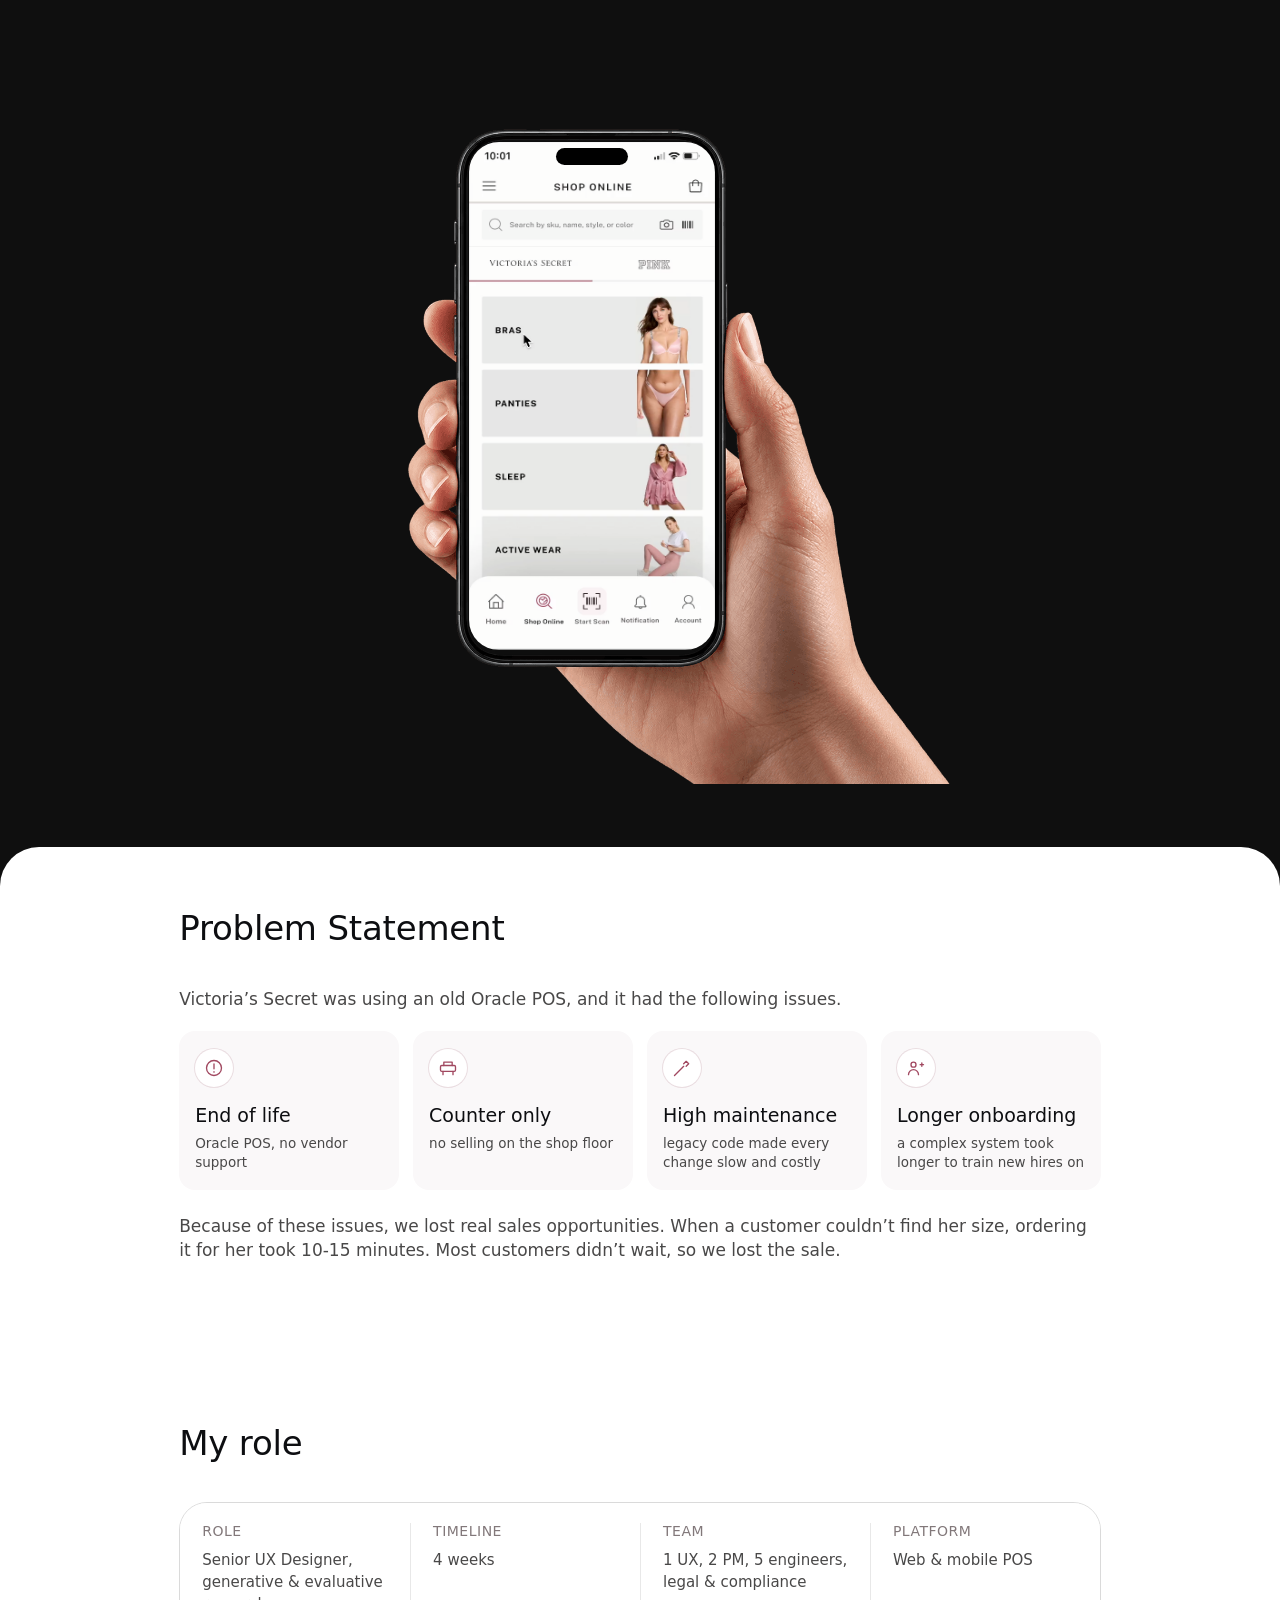
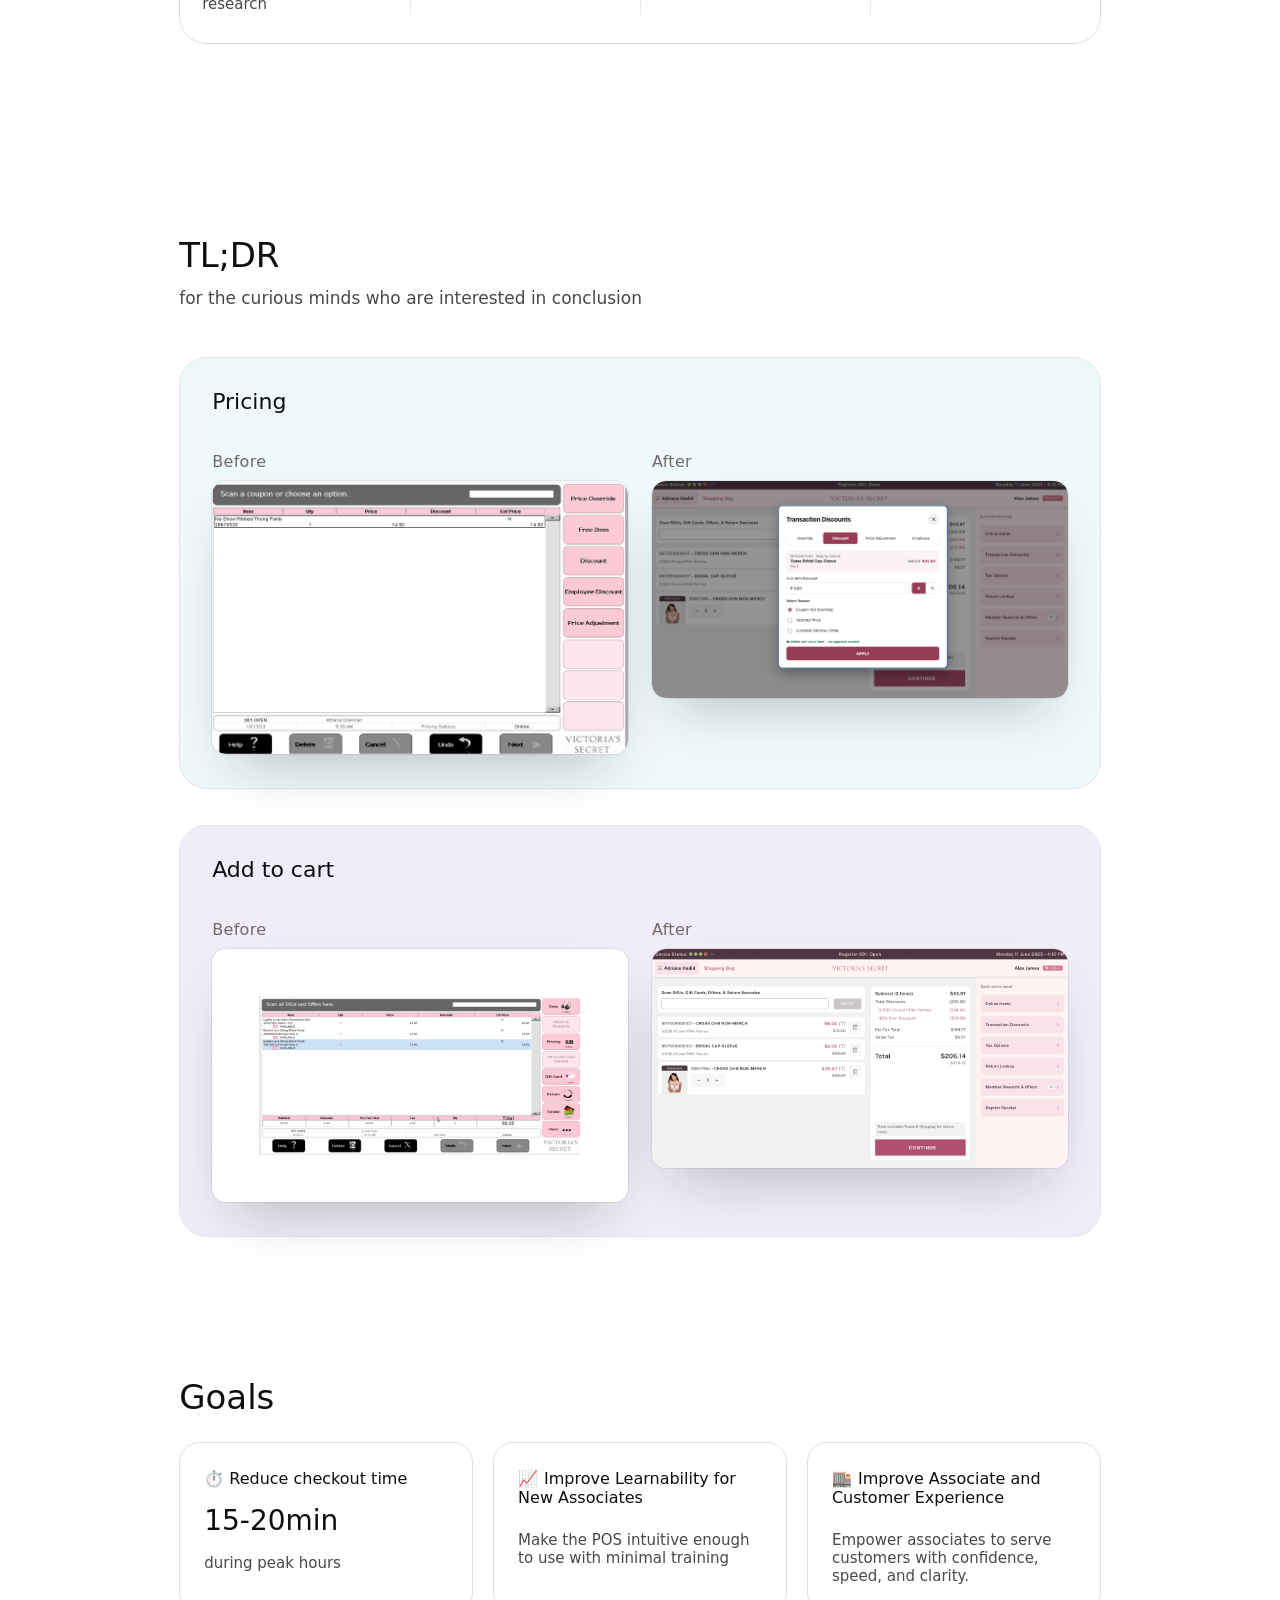
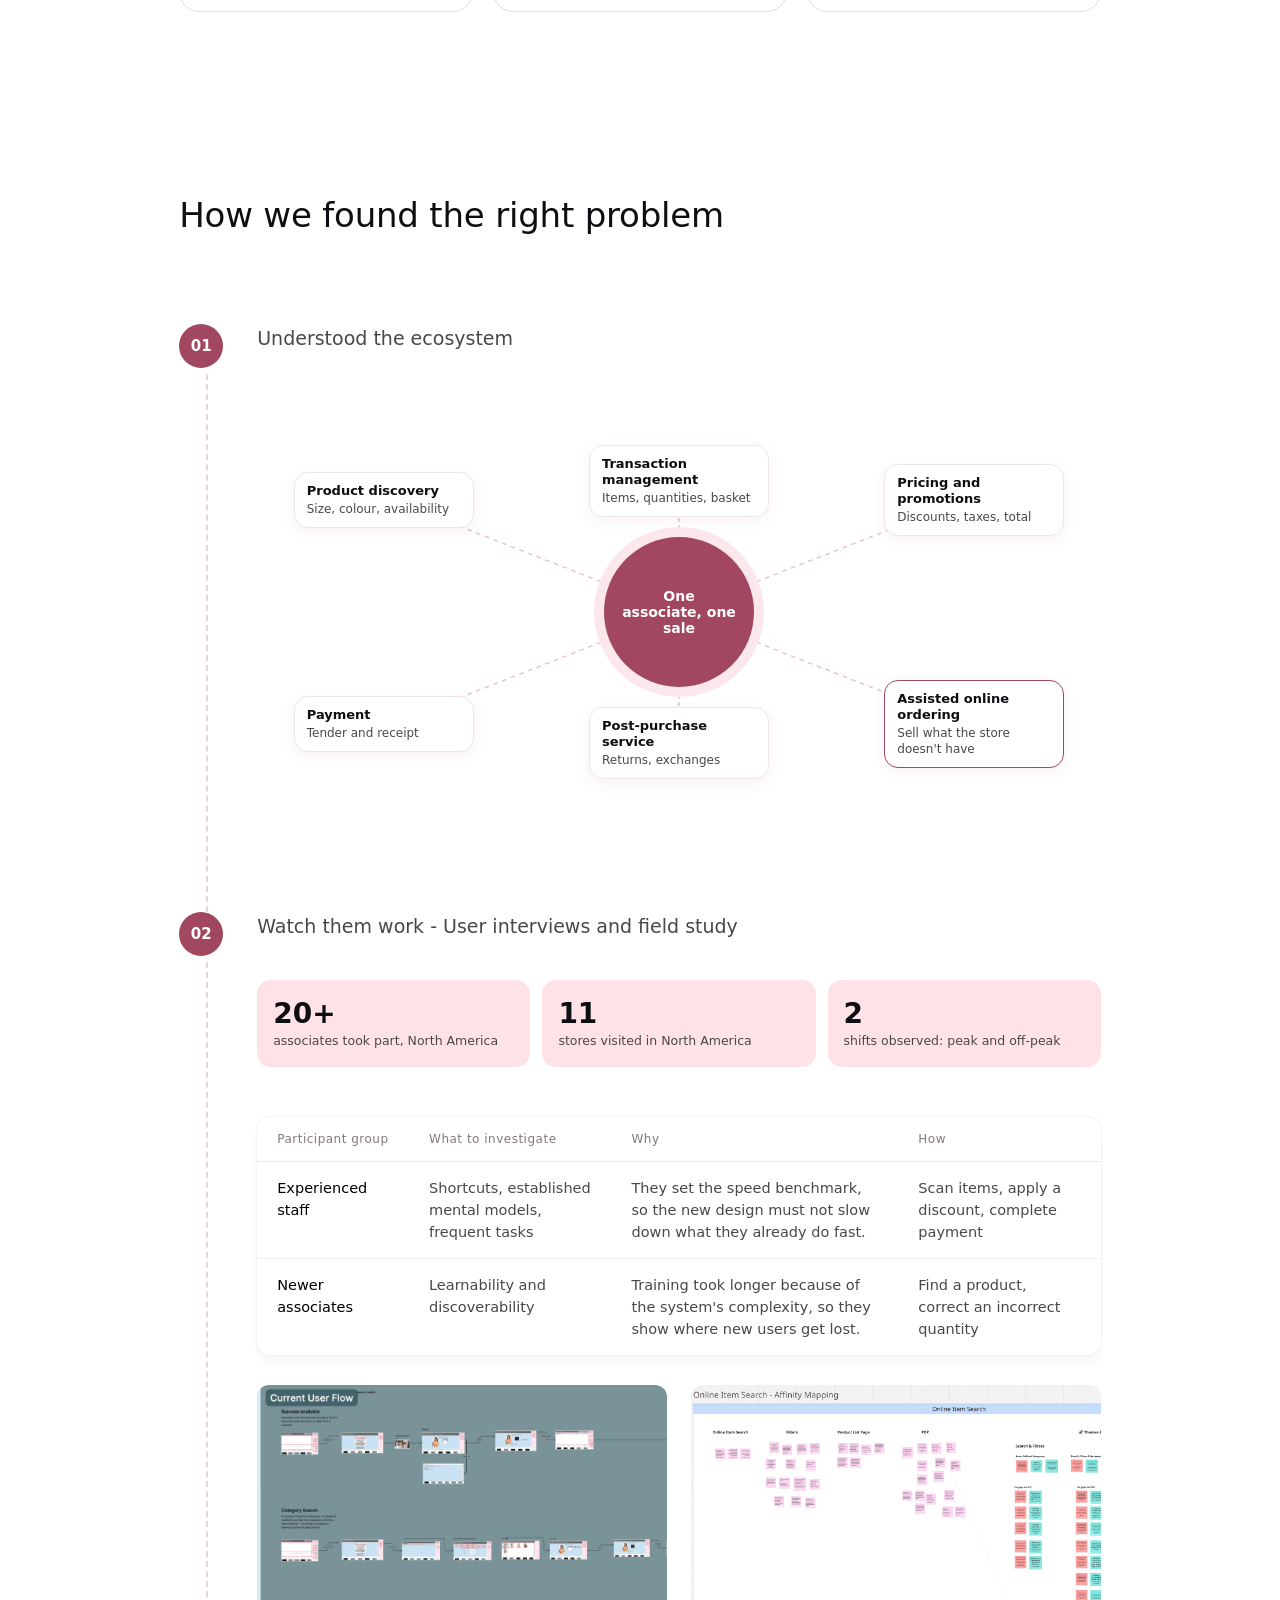
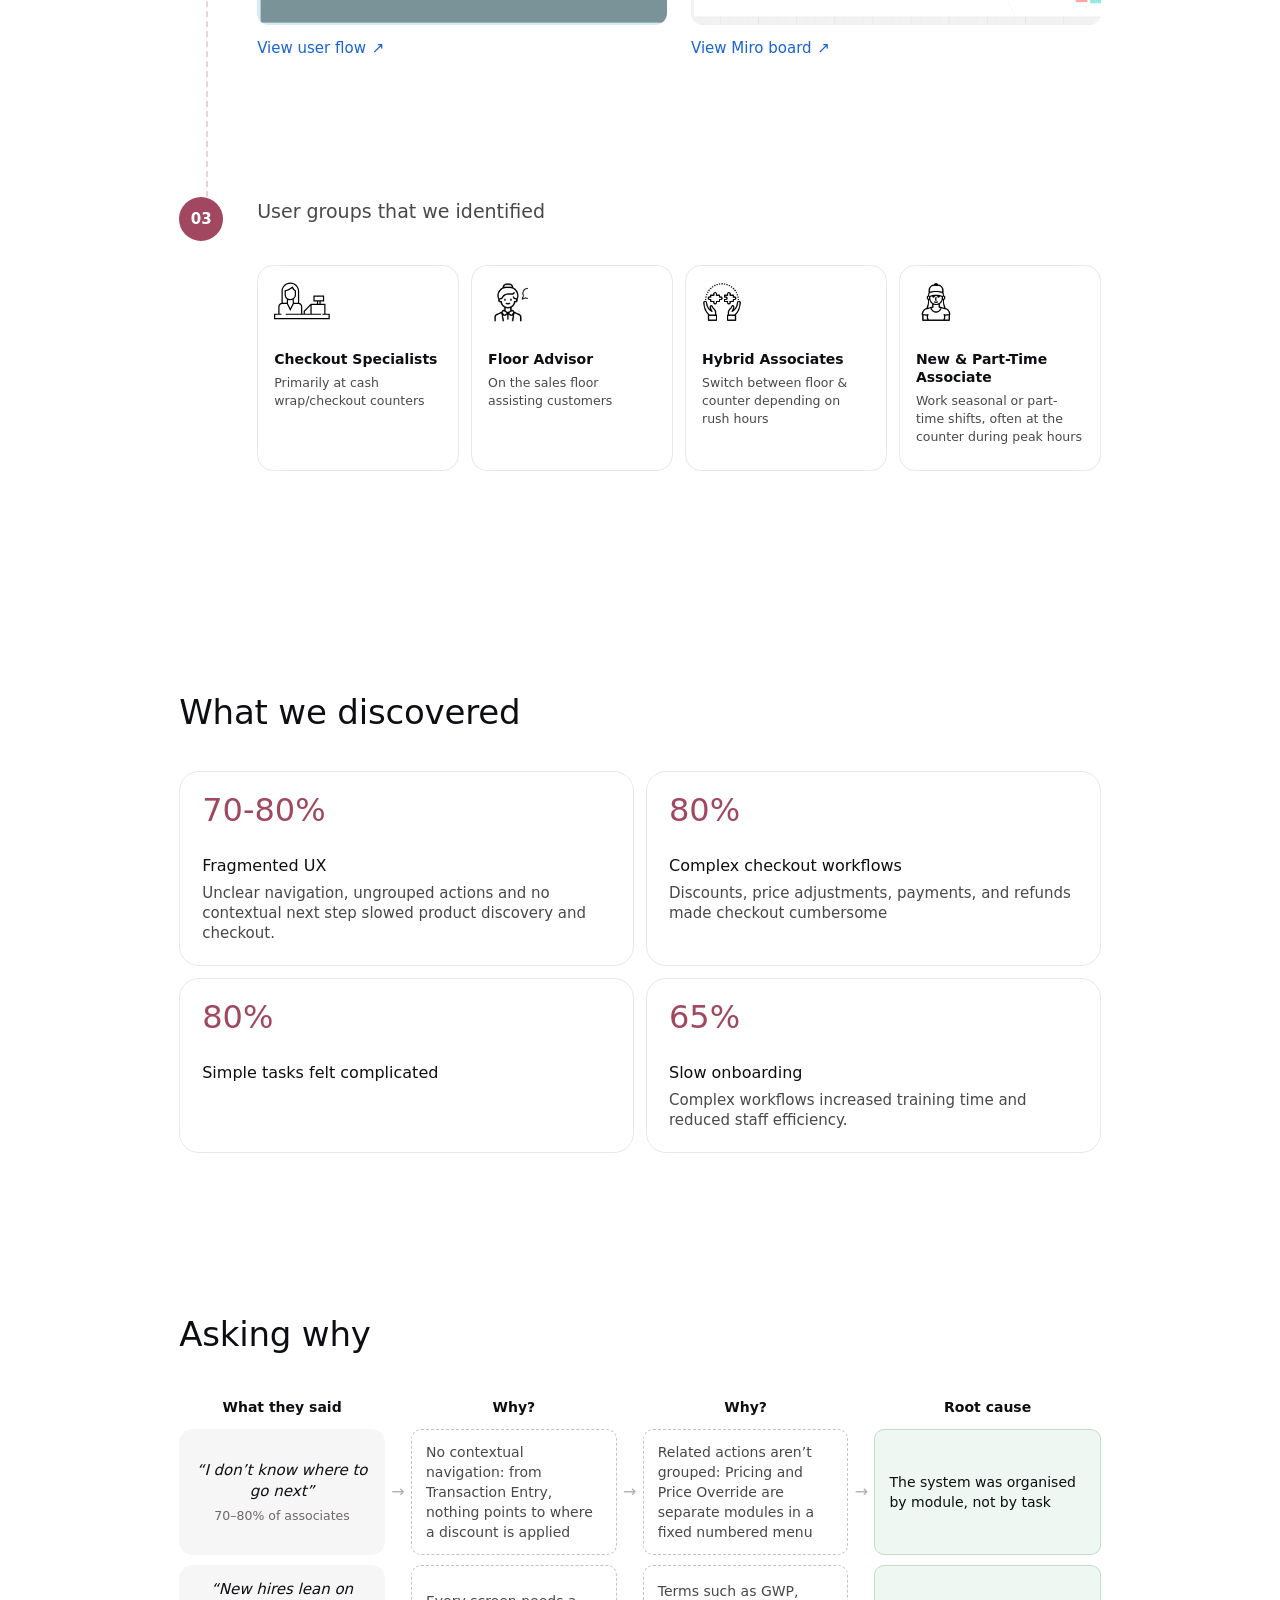
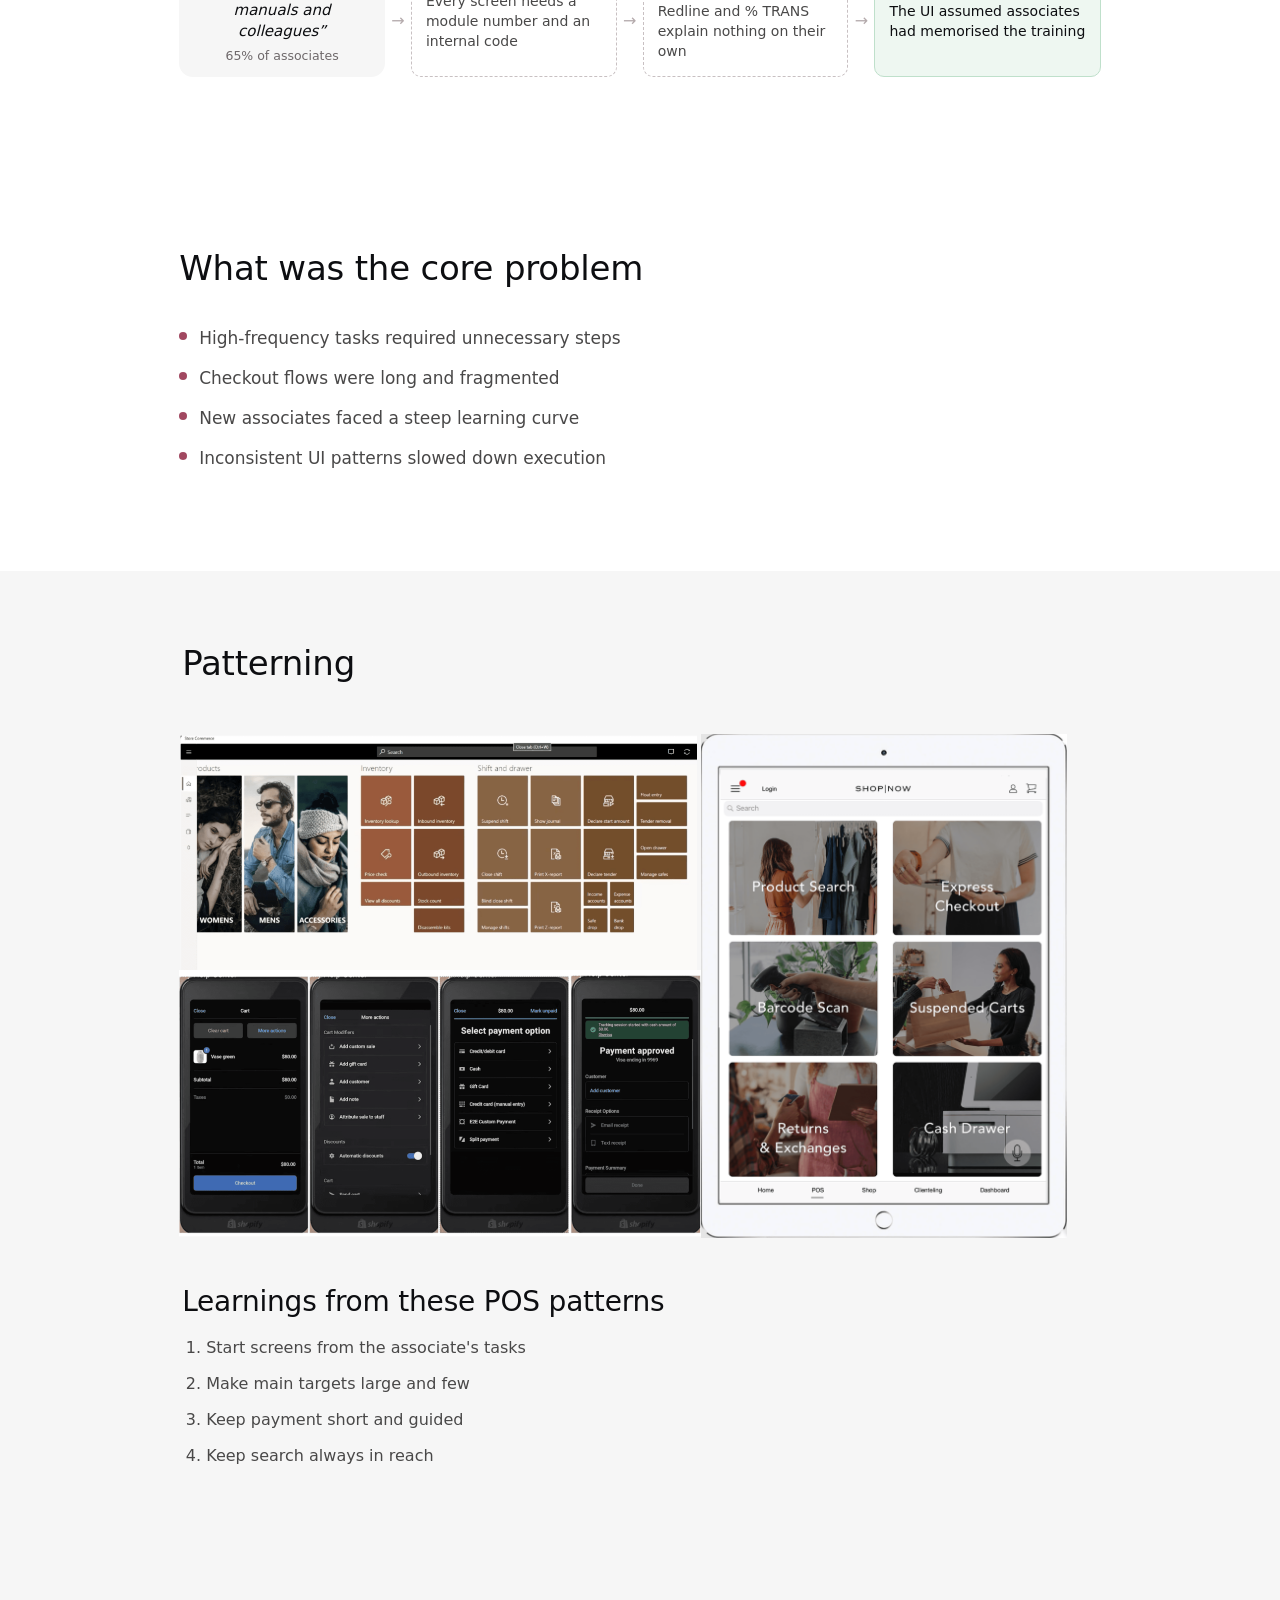
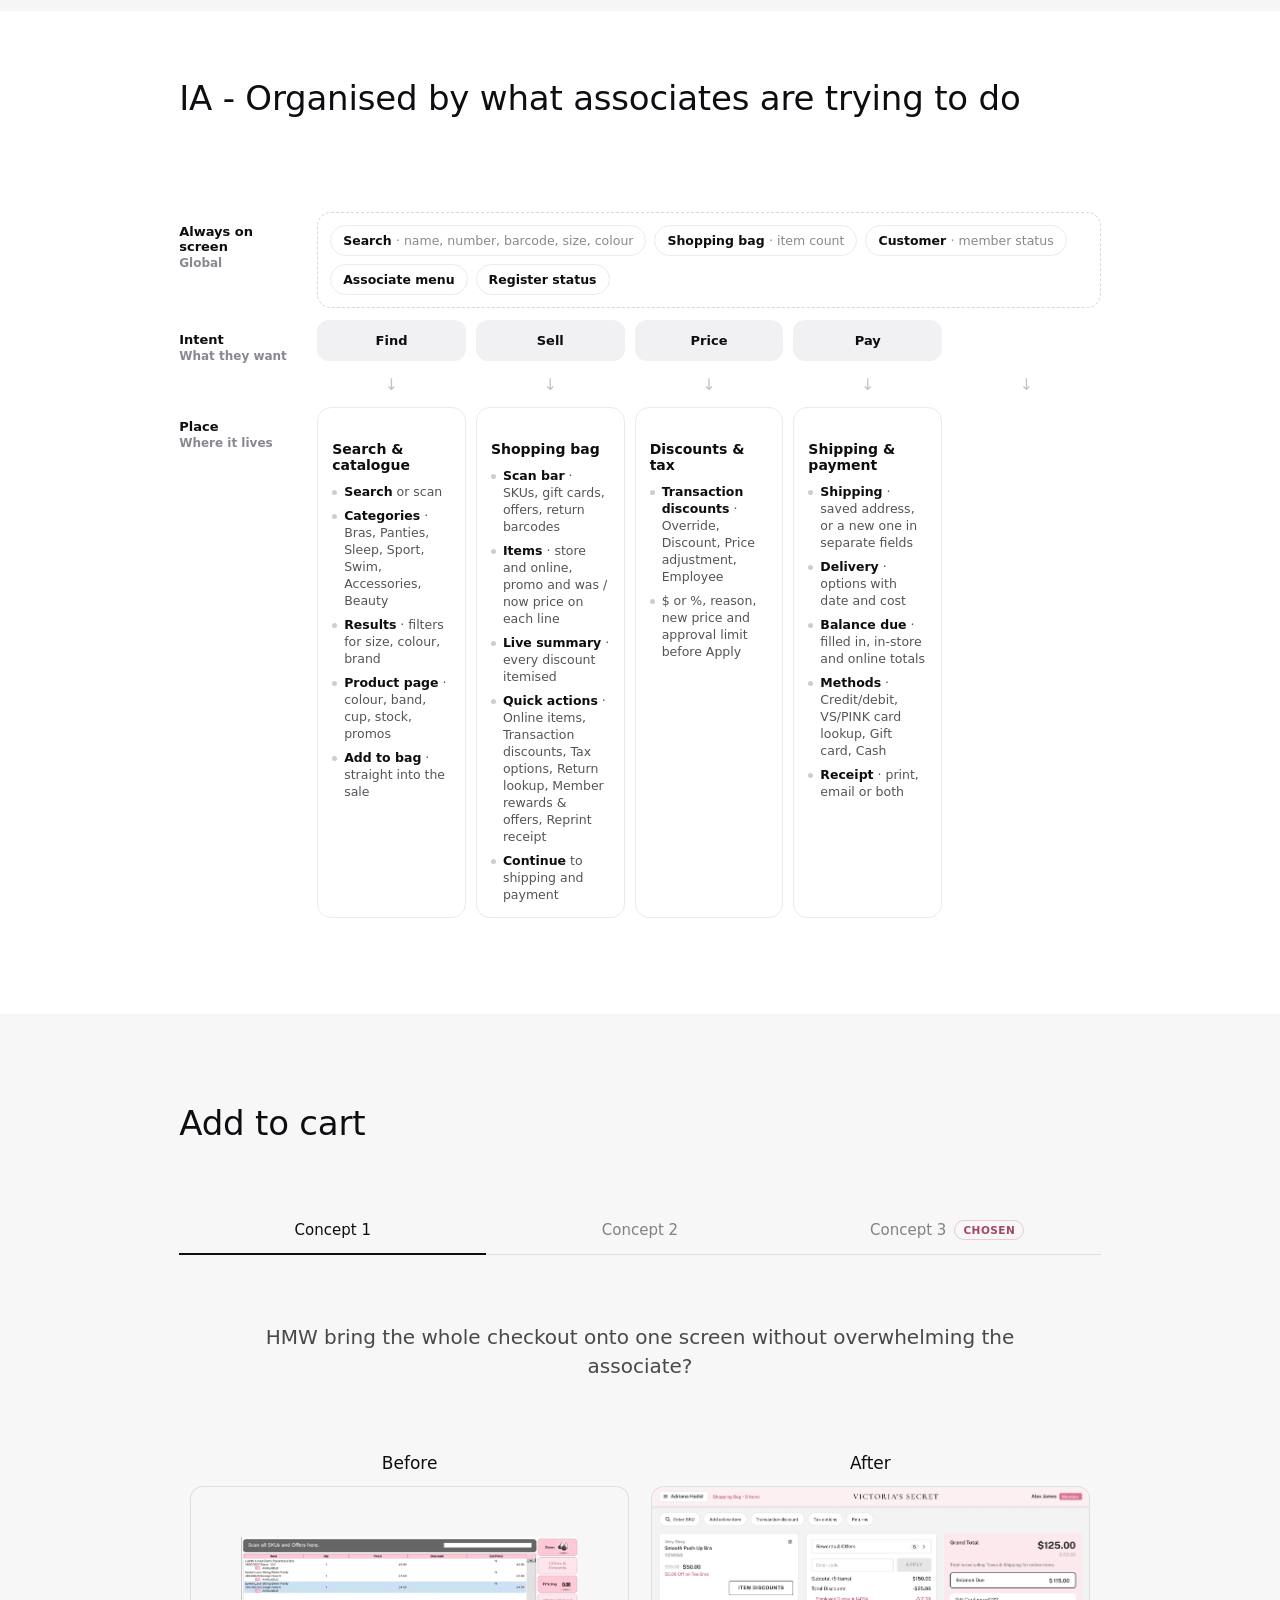
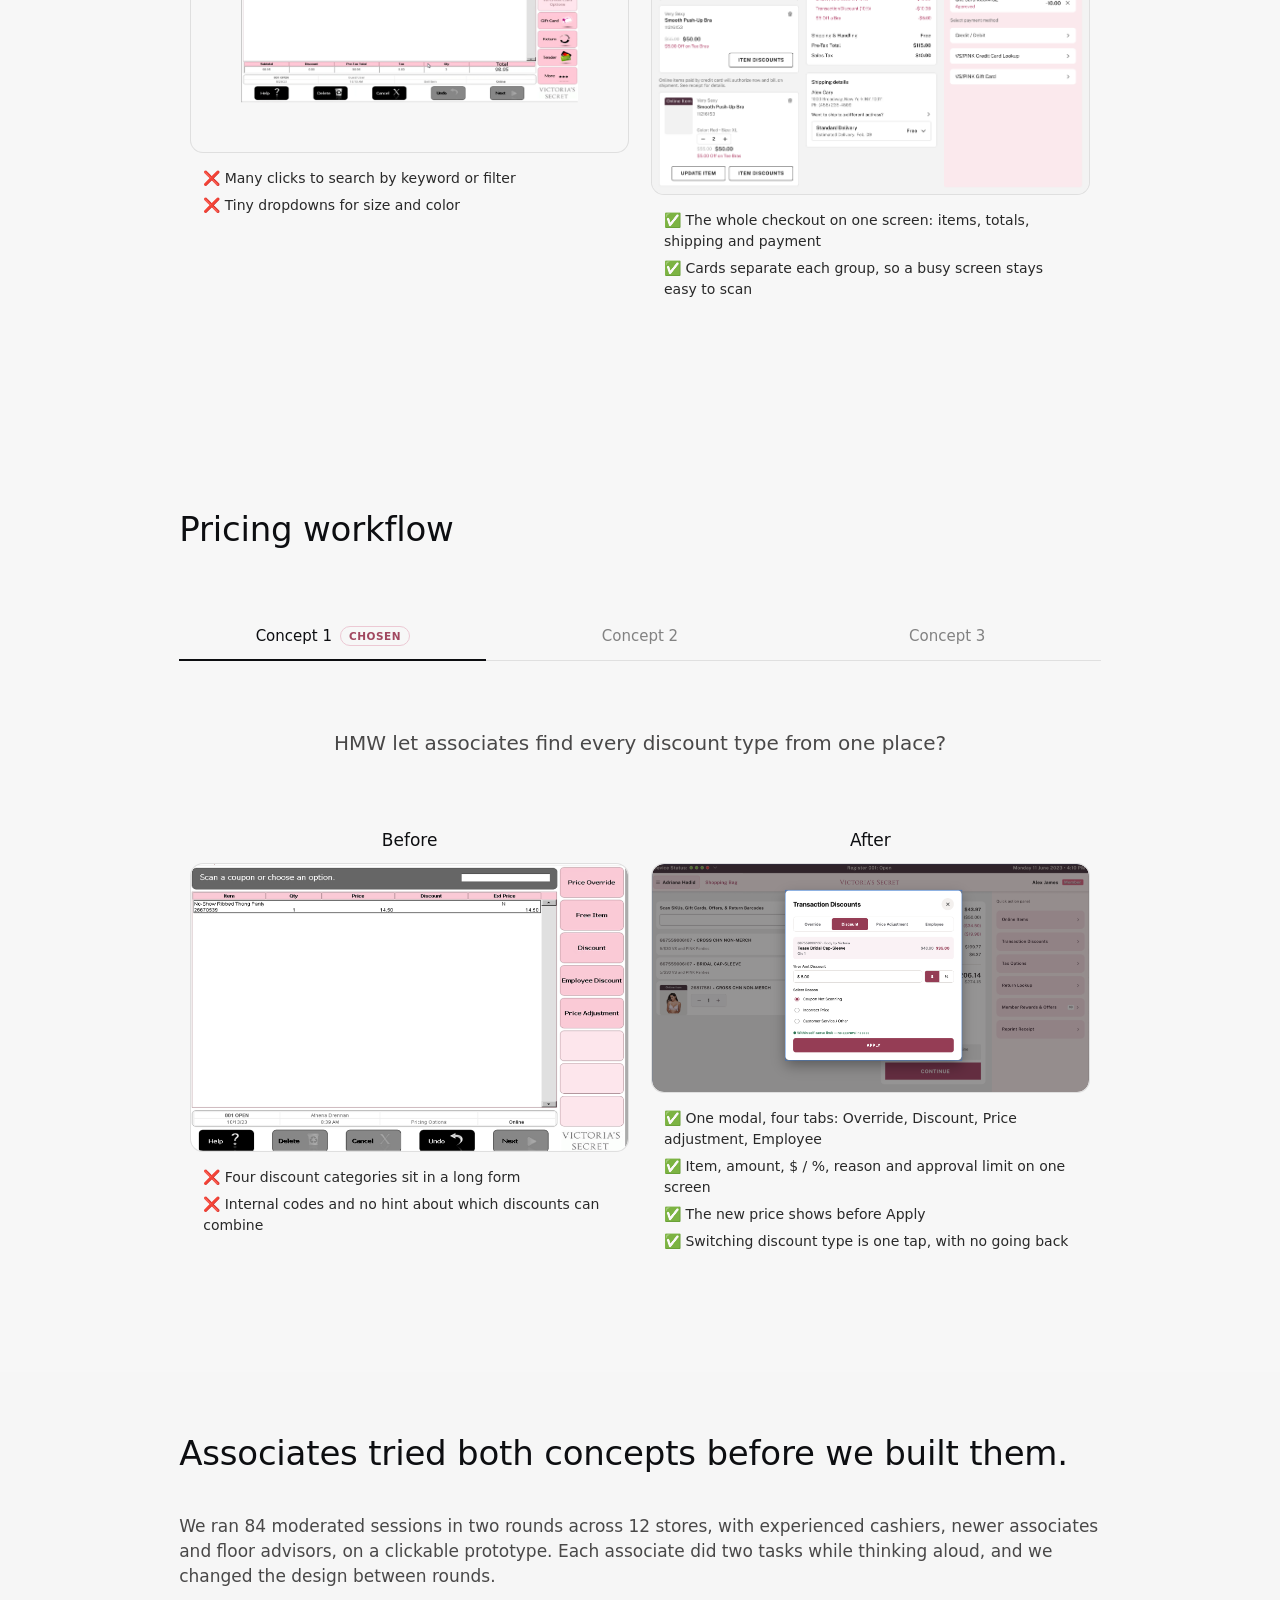
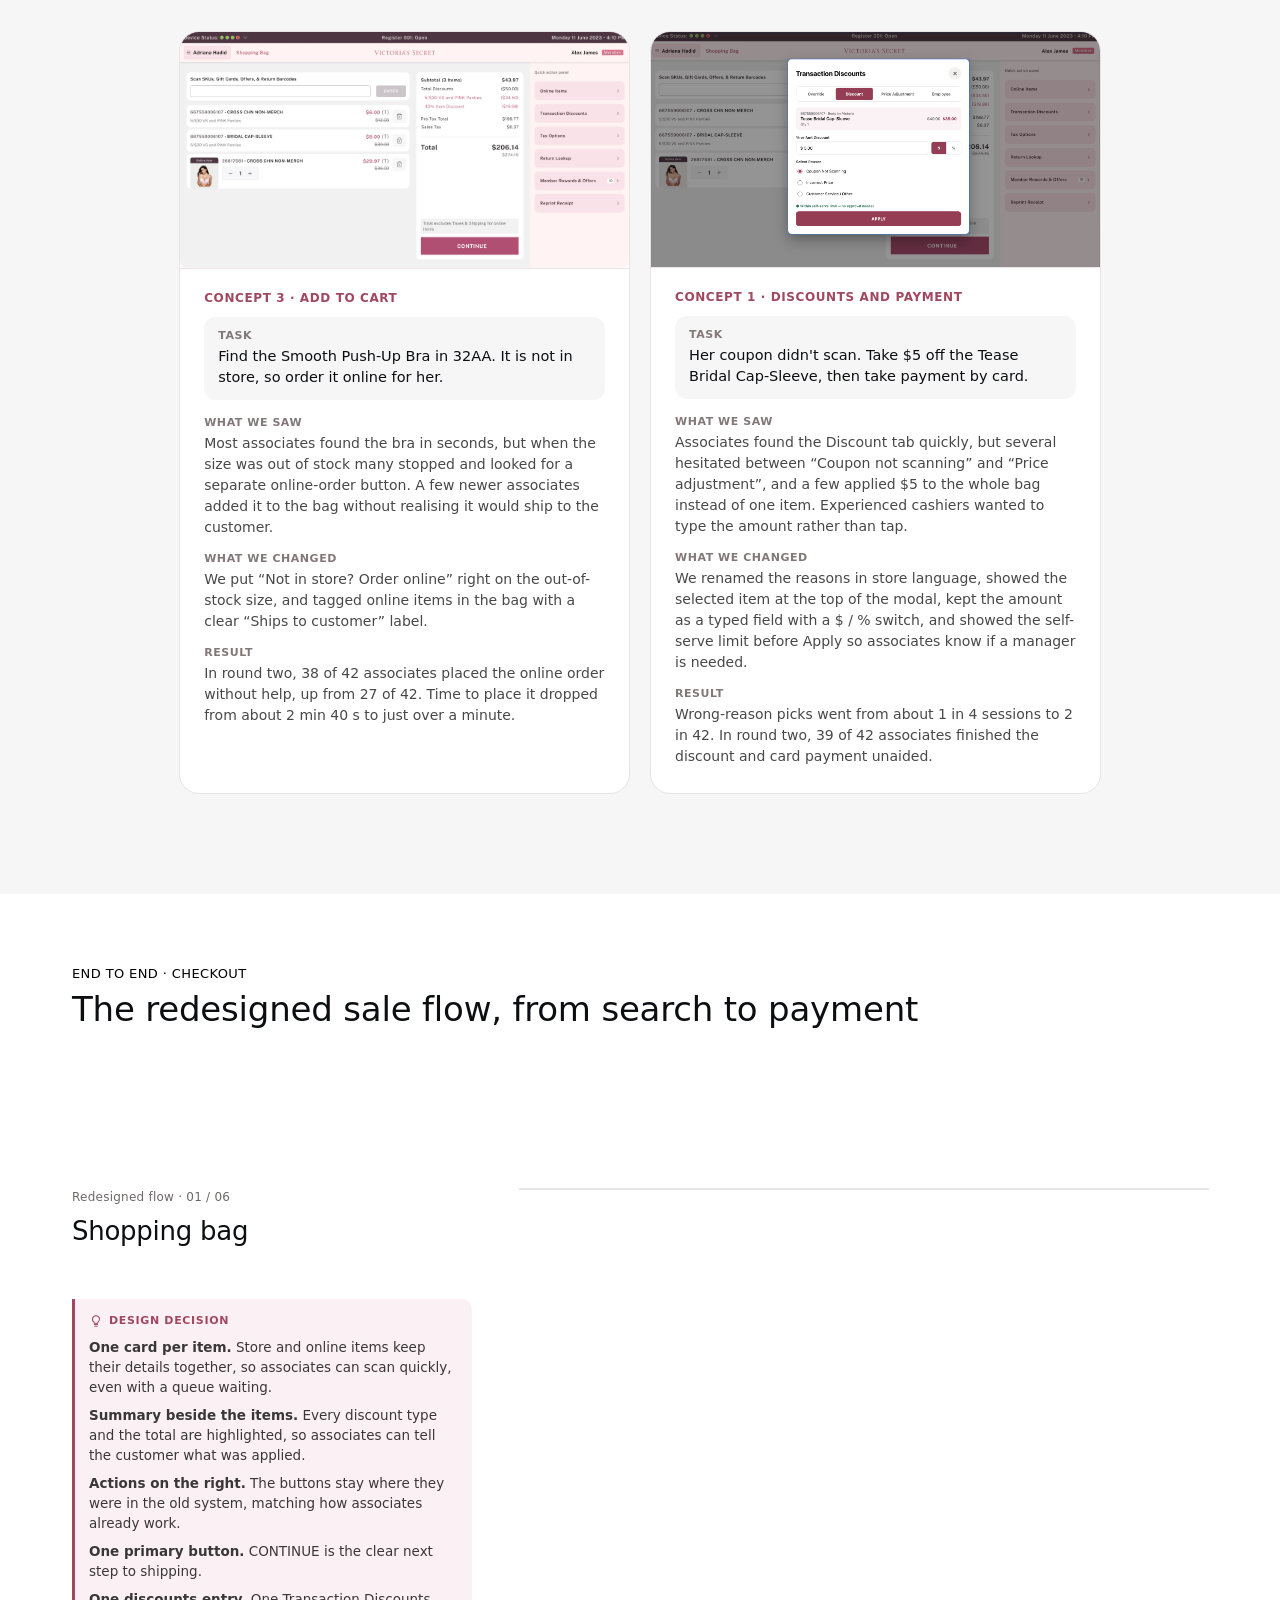
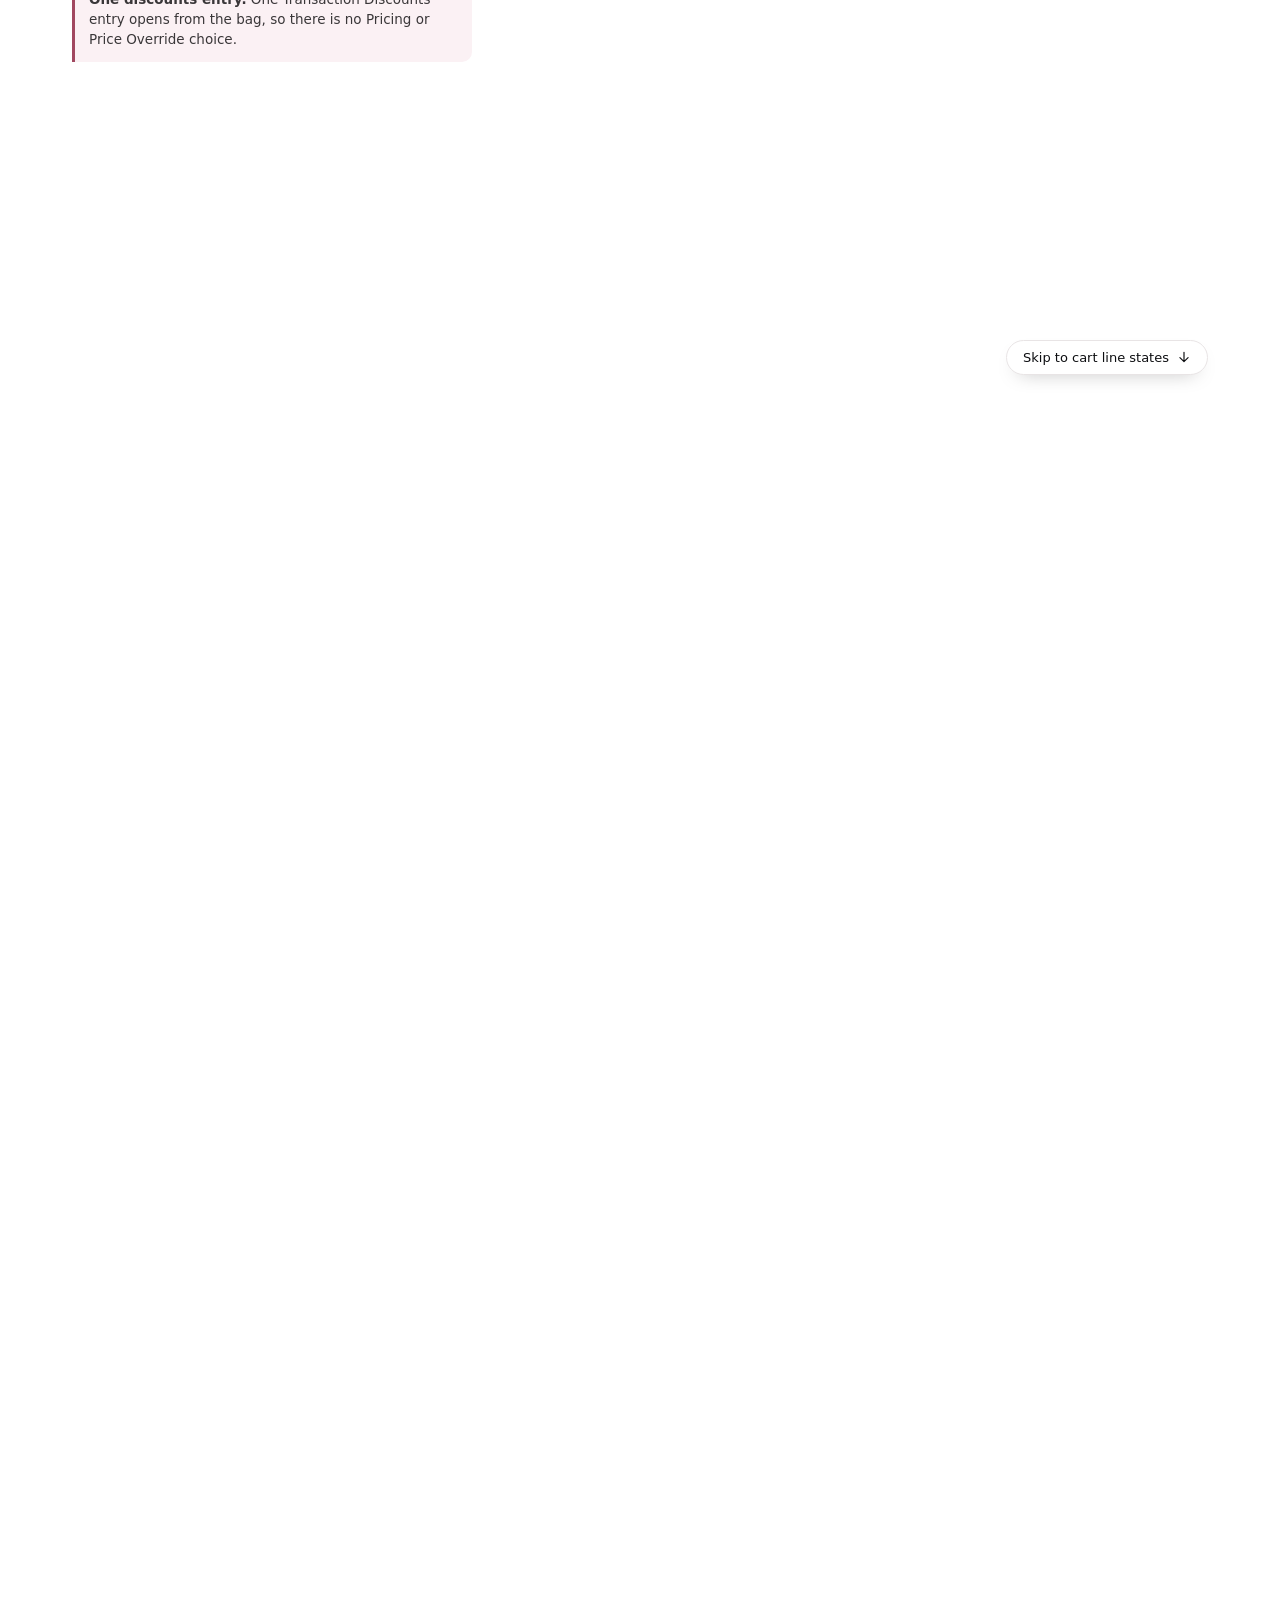
<file: unified-pos-system-web-platform-mobile-point-of-sale.html>
<!doctype html>
<html lang="en">

<head>
  <meta charset="utf-8">
  <meta name="viewport" content="width=device-width, initial-scale=1">
  <title>POS X Reimagining Store POS | Manisha Devi</title>
  <meta name="description"
    content="Case study: designing a faster, more flexible point-of-sale for Victoria's Secret stores, on web and mobile.">
  <link rel="preconnect" href="https://fonts.googleapis.com">
  <link rel="preconnect" href="https://fonts.gstatic.com" crossorigin>
  <link href="https://fonts.googleapis.com/css2?family=Google+Sans+Flex:wght@400;500;600;700&family=Instrument+Serif&display=swap"
    rel="stylesheet">
  <link rel="stylesheet" href="css/case-study.css">
</head>

<body>
  <div class="page" id="page">

    <header class="hero">
      <img class="hero__hand" src="assets/pos/myviafC309joAyOyUd6RKrBtE.png" alt="Hand holding a phone">
      <video class="hero__video" src="assets/pos/intro.mp4" poster="assets/pos/intro-poster.png" autoplay muted loop
        playsinline></video>
      <span class="hero__island"></span>
    </header>

    <main class="doc">

      <section class="blk blk--flow">
         <h2 class="t t-h27 f-h2 ov-title h34">Problem Statement</h2>
<h2 class="ov-hl ov-lead">Victoria’s Secret was using an old Oracle POS, and it had the following issues.</h2>
        <div class="ov-tiles">
          <div class="ov-tile"><span class="ov-ic"><svg viewBox="0 0 24 24" fill="none" stroke="currentColor" stroke-width="1.6" stroke-linecap="round" stroke-linejoin="round" aria-hidden="true"><circle cx="12" cy="12" r="9"/><path d="M12 7v6M12 16.5v.5"/></svg></span><strong>End of life</strong><span class="ov-tx">Oracle POS, no vendor support</span></div>
          <div class="ov-tile"><span class="ov-ic"><svg viewBox="0 0 24 24" fill="none" stroke="currentColor" stroke-width="1.6" stroke-linecap="round" stroke-linejoin="round" aria-hidden="true"><rect x="3" y="9" width="18" height="7" rx="1.5"/><path d="M6 16v4M18 16v4M7 9V5h10v4"/></svg></span><strong>Counter only</strong><span class="ov-tx">no selling on the shop floor</span></div>
          <div class="ov-tile"><span class="ov-ic"><svg viewBox="0 0 24 24" fill="none" stroke="currentColor" stroke-width="1.6" stroke-linecap="round" stroke-linejoin="round" aria-hidden="true"><path d="M14 7l3-3 3 3-3 3M3 21l9-9M12 12l2-2"/></svg></span><strong>High maintenance</strong><span class="ov-tx">legacy code made every change slow and costly</span></div>
          <div class="ov-tile"><span class="ov-ic"><svg viewBox="0 0 24 24" fill="none" stroke="currentColor" stroke-width="1.6" stroke-linecap="round" stroke-linejoin="round" aria-hidden="true"><circle cx="9" cy="8" r="3"/><path d="M3 20c0-3.3 2.7-6 6-6s6 2.7 6 6M17 8h4M19 6v4"/></svg></span><strong>Longer onboarding</strong><span class="ov-tx">a complex system took longer to train new hires on</span></div>
        </div>
        <p class="ov-hl ov-impact">Because of these issues, we lost real sales opportunities. When a customer couldn’t find her size, ordering it for her took 10-15 minutes. Most customers didn’t wait, so we lost the sale.</p>
      </section>

      <section class="blk blk--flow">
        <h2 class="t t-h27 f-h2 ov-title h34">My role</h2>
        <div class="hd-card">
        <div class="f-meta">
          <div>
            <p class="f-label">Role</p>
            <p class="f-val">Senior UX Designer, generative & evaluative research</p>
          </div>
          <div>
            <p class="f-label">Timeline</p>
            <p class="f-val">4 weeks</p>
          </div>
          <div>
            <p class="f-label">Team</p>
            <p class="f-val">1 UX, 2 PM, 5 engineers, legal &  compliance</p>
          </div>
          <div>
            <p class="f-label">Platform</p>
            <p class="f-val">Web & mobile POS</p>
          </div>
        </div>
        </div>
       
        </section>

      <section id="tldr" data-chapter="TL;DR" data-outline="TL;DR" class="blk blk--flow tl-sec" style="background:#fff">
        <h2 class="t t-h27 f-h2 h34">TL;DR</h2>
        <p class="f-lead">for the curious minds who are interested in conclusion</p>
        <div class="tl-rows">
          <article class="tl-row"><div class="tl-row__head"><h3>Pricing</h3></div><div class="tl-pair"><figure><p class="e2e-lab"><span class="e2e-tag e2e-tag--b">Before</span></p><div class="e2e-scr"><button type="button" class="c-zoom" data-src="assets/pos/e2e/before-pricing.png" aria-label="Enlarge: Legacy Pricing screen, before redesign"><img src="assets/pos/e2e/before-pricing.png" alt="Legacy Pricing screen, before redesign" loading="lazy"></button></div></figure><figure><p class="e2e-lab"><span class="e2e-tag e2e-tag--a">After</span></p><div class="e2e-scr"><button type="button" class="c-zoom" data-src="assets/pos/concepts/pricing-1-screen.png" aria-label="Enlarge: New Transaction Discounts modal, after redesign"><img src="assets/pos/concepts/pricing-1-screen.png" alt="New Transaction Discounts modal, after redesign" loading="lazy"></button></div></figure></div></article>
          <article class="tl-row tl-row-add-to-cart"><div class="tl-row__head"><h3>Add to cart</h3></div><div class="tl-pair"><figure><p class="e2e-lab"><span class="e2e-tag e2e-tag--b">Before</span></p><div class="e2e-scr"><button type="button" class="c-zoom" data-src="assets/pos/e2e/before-pos-workflow.png" aria-label="Enlarge: Legacy Transaction Entry screen, before redesign"><img src="assets/pos/e2e/before-pos-workflow.png" alt="Legacy Transaction Entry screen, before redesign" loading="lazy"></button></div></figure><figure><p class="e2e-lab"><span class="e2e-tag e2e-tag--a">After</span></p><div class="e2e-scr"><button type="button" class="c-zoom" data-src="assets/pos/e2e/new-bag.png" aria-label="Enlarge: New shopping bag screen, after redesign"><img src="assets/pos/e2e/new-bag.png" alt="New shopping bag screen, after redesign" loading="lazy"></button></div></figure></div></article>
        </div>
        <h3 class="tl-goal-h h34">Goals</h3>
        <div class="tl-imps tl-goals">
          <div class="tl-imp">
              <p class="tl-imp-t"><span aria-hidden="true">⏱️</span> Reduce checkout time</p>
              <p class="tl-imp-n">15-20min</p>
              <p class="tl-imp-s">during peak hours</p>
          </div>
          <div class="tl-imp">
              <p class="tl-imp-t"><span aria-hidden="true" style="margin-right:6px">📈</span>Improve Learnability for New Associates</p>
              <p class="tl-imp-s">Make the POS intuitive enough to use with minimal training</p>
          </div>
          <div class="tl-imp">
              <p class="tl-imp-t"><span aria-hidden="true" style="margin-right:6px">🏬</span>Improve Associate and Customer Experience</p>
              <p class="tl-imp-s">Empower associates to serve customers with confidence, speed, and clarity.</p>
          </div>
        </div>
      </section>

      <section id="research" data-chapter="Research" data-outline="Research" class="blk blk--flow pr-sec" style="background:#fff">
        <h3 class="f-h h34">How we found the right problem</h3>
        <div class="pr">
          <div class="pr-step">
            <div class="pr-n">01</div>
            <div class="pr-body">
              <h4 class="pr-h">Understood the ecosystem</h4>
              <div class="pr-hub">
                <svg viewBox="0 0 700 340" preserveAspectRatio="none" aria-hidden="true"><line x1="350" y1="170" x2="110" y2="50"/><line x1="350" y1="170" x2="350" y2="30"/><line x1="350" y1="170" x2="590" y2="50"/><line x1="350" y1="170" x2="110" y2="290"/><line x1="350" y1="170" x2="350" y2="310"/><line x1="350" y1="170" x2="590" y2="290"/></svg>
                <div class="pr-hub__core">One associate, one sale</div>
                <div class="pr-hub__node" style="left:15%; top:15%"><b>Product discovery</b>Size, colour, availability</div>
                <div class="pr-hub__node" style="left:50%; top:9%"><b>Transaction management</b>Items, quantities, basket</div>
                <div class="pr-hub__node" style="left:85%; top:15%"><b>Pricing and promotions</b>Discounts, taxes, total</div>
                <div class="pr-hub__node" style="left:15%; top:85%"><b>Payment</b>Tender and receipt</div>
                <div class="pr-hub__node" style="left:50%; top:91%"><b>Post-purchase service</b>Returns, exchanges</div>
                <div class="pr-hub__node pr-hub__node--hl" style="left:85%; top:85%"><b>Assisted online ordering</b>Sell what the store doesn&#x27;t have</div>
              </div>
            </div>
          </div>
             <div class="pr-step">
            <div class="pr-n">02</div>
            <div class="pr-body">
              <h4 class="pr-h">Watch them work - User interviews and field study</h4>
              <div class="pr-stats">
                <div class="pr-stat"><strong>20+</strong><span>associates took part, North America</span></div>
                <div class="pr-stat"><strong>11</strong><span>stores visited in North America</span></div>
                <div class="pr-stat"><strong>2</strong><span>shifts observed: peak and off-peak</span></div>
              </div>
              <table class="f-table f-table--plan">
                <thead>
                  <tr>
                    <th>Participant group</th>
                    <th>What to investigate</th>
                    <th>Why</th>
                    <th>How</th>
                  </tr>
                </thead>
                <tbody>
                  <tr>
                    <td>Experienced staff</td>
                    <td>Shortcuts, established mental models, frequent tasks</td>
                    <td>They set the speed benchmark, so the new design must not slow down what they already do fast.</td>
                    <td>Scan items, apply a discount, complete payment</td>
                  </tr>
                  <tr>
                    <td>Newer associates</td>
                    <td>Learnability and discoverability</td>
                    <td>Training took longer because of the system&#x27;s complexity, so they show where new users get lost.</td>
                    <td>Find a product, correct an incorrect quantity</td>
                  </tr>
                </tbody>
              </table>
              <div class="pr-art">
                <div>
                  <img class="f-img" src="assets/pos/YytiFJi5dh6OLrPkiF5zXsikZIY.png" alt="Current user flow diagram">
                  <a class="pr-link" href="https://www.figma.com/board/oK2U4UYdOzoXHE4EDLdNOV/POS-Workflow?node-id=1-367&amp;t=NfE1mWyhPa8qLFMh-1" target="_blank" rel="noopener">View user flow <span aria-hidden="true">↗</span></a>
                </div>
                <div>
                  <img class="f-img" src="assets/pos/cdwbqI7JbtPEG0J2Sa29oPbt3M.png" alt="Affinity mapping board">
                  <a class="pr-link" href="https://miro.com/app/board/uXjVHhGksXw=/?share_link_id=394724328454" target="_blank" rel="noopener">View Miro board <span aria-hidden="true">↗</span></a>
                </div>
              </div>
            </div>
          </div>
          <div class="pr-step">
            <div class="pr-n">03</div>
            <div class="pr-body">
              <h4 class="pr-h">User groups that we identified</h4>
              <div class="pr-ug-grid">
                <div class="pr-ug">
                  <img class="pr-ug__av" src="assets/pos/persona-checkout.svg" alt="">
                  <b class="pr-ug__n">Checkout Specialists</b>
                  <span class="pr-ug__w">Primarily at cash wrap/checkout counters</span>
                </div>
                <div class="pr-ug">
                  <img class="pr-ug__av" src="assets/pos/6UtgmeYKBIOfxy7ngPVwVygU.png" alt="">
                  <b class="pr-ug__n">Floor Advisor</b>
                  <span class="pr-ug__w">On the sales floor assisting customers</span>
                </div>
                <div class="pr-ug">
                  <img class="pr-ug__av" src="assets/pos/IqdZj4HPoFXfmFuLBtswoRTVSEk.png" alt="">
                  <b class="pr-ug__n">Hybrid Associates</b>
                  <span class="pr-ug__w">Switch between floor &amp; counter depending on rush hours</span>
                </div>
                <div class="pr-ug">
                  <img class="pr-ug__av" src="assets/pos/QgPLPcC8wHxkeAuV6icyXZQWNg.png" alt="">
                  <b class="pr-ug__n">New &amp; Part-Time Associate</b>
                  <span class="pr-ug__w">Work seasonal or part-time shifts, often at the counter during peak hours</span>
                </div>
              </div>
            </div>
          </div>
       

        </div>
      </section>
      <section id="why-broken" data-outline="What we discovered" data-outline-short="What we|discovered" class="blk blk--flow wy-sec" style="background:#fff">
        <h2 class="t t-h27 f-h2 h34">What we discovered</h2>
        <div class="pr-find-grid">
          <div class="pr-find">
            <strong>70-80%</strong>
            <div>
              <b>Fragmented UX</b>
              <p>Unclear navigation, ungrouped actions and no contextual next step slowed product discovery and checkout.</p>
            </div>
          </div>
          <div class="pr-find">
            <strong>80%</strong>
            <div>
              <b>Complex checkout workflows</b>
              <p>Discounts, price adjustments, payments, and refunds made checkout cumbersome</p>
            </div>
          </div>
          <div class="pr-find">
            <strong>80%</strong>
            <div>
              <b>Simple tasks felt complicated</b>
            </div>
          </div>
          <div class="pr-find">
            <strong>65%</strong>
            <div>
              <b>Slow onboarding</b>
              <p>Complex workflows increased training time and reduced staff efficiency.</p>
            </div>
          </div>
        </div>
        <h2 class="t t-h27 f-h2 wy-sub--why h34">Asking why</h2>
        <div class="wy">
          <p class="wy-hd">What they said</p>
          <i></i>
          <p class="wy-hd">Why?</p>
          <i></i>
          <p class="wy-hd">Why?</p>
          <i></i>
          <p class="wy-hd">Root cause</p>
          <div class="wy-said"><p>“I don’t know where to go next”</p><small>70–80% of associates</small></div>
          <i class="wy-ar">→</i>
          <div class="wy-bx">No contextual navigation: from Transaction Entry, nothing points to where a discount is applied</div>
          <i class="wy-ar">→</i>
          <div class="wy-bx">Related actions aren’t grouped: Pricing and Price Override are separate modules in a fixed numbered menu</div>
          <i class="wy-ar">→</i>
          <div class="wy-rc">The system was organised by module, not by task</div>
          <div class="wy-said"><p>“New hires lean on manuals and colleagues”</p><small>65% of associates</small></div>
          <i class="wy-ar">→</i>
          <div class="wy-bx">Every screen needs a module number and an internal code</div>
          <i class="wy-ar">→</i>
          <div class="wy-bx">Terms such as GWP, Redline and % TRANS explain nothing on their own</div>
          <i class="wy-ar">→</i>
          <div class="wy-rc">The UI assumed associates had memorised the training</div>
        </div>
           <div class="wy-root">
          <h2 class="t t-h27 f-h2 wy-core h34">What was the core problem</h2>
          <ul class="ov-problems">
            <li>High-frequency tasks required unnecessary steps</li>
            <li>Checkout flows were long and fragmented</li>
            <li>New associates faced a steep learning curve</li>
            <li>Inconsistent UI patterns slowed down execution</li>
          </ul>
        </div>
      </section>
      

       <section class="blk" style="height:1040px; background:rgb(246,246,246)">
<div class="fx" style="--shift: calc(var(--gutter) - 58px - (100vw - 1044px) / 2)">
        <h3 class="a t t-h23 t-center h34" style="left:61px; top:80px; width:113px; line-height:25px">Patterning</h3>
        <img class="a" src="assets/pos/xgF5cq6BnwhCfd8ulWiHVO9jGY.png" alt=""
          style="left:58px; top:163px; width:518px; height:236px">
        <img class="a" src="assets/pos/uZk4tEW52yjEU2E2unnKuQBbryo.png" alt=""
          style="left:58px; top:399px; width:522px; height:268px">
        <img class="a" src="assets/pos/d27iGBeNJaWvwzvLh5Bb4FIjxY.png" alt=""
          style="left:580px; top:163px; width:366px; height:504px">
        <h4 class="a t t-h23" style="left:61px; top:716px; width:600px; line-height:30px">Learnings from these POS patterns</h4>
        <ol class="a t t-card t-learn" style="left:61px; top:766px; width:885px">
          <li>Start screens from the associate's tasks</li>
          <li>Make main targets large and few</li>
          <li>Keep payment short and guided</li>
          <li>Keep search always in reach</li>
        </ol>
      </div>
      </section>
      <section id="ia" data-chapter="Design" data-outline="Information architecture" data-outline-short="IA" class="blk blk--flow ia-sec" style="background:#fff">
        <h2 class="e2e-hl h34">IA - Organised by what associates are trying to do</h2>

        <div class="ia-tree">
          <div class="ia-layer"><p class="ia-ll"><b>Always on screen</b>Global</p>
            <div class="ia-global"><span class="ia-g">Search <span>&middot; name, number, barcode, size, colour</span></span><span class="ia-g">Shopping bag <span>&middot; item count</span></span><span class="ia-g">Customer <span>&middot; member status</span></span><span class="ia-g">Associate menu</span><span class="ia-g">Register status</span></div></div>
          <div class="ia-layer"><p class="ia-ll"><b>Intent</b>What they want</p>
            <div class="ia-cols"><div class="ia-int">Find</div><div class="ia-int">Sell</div><div class="ia-int">Price</div><div class="ia-int">Pay</div></div></div>
          <div class="ia-layer"><span></span><div class="ia-down"><span>&darr;</span><span>&darr;</span><span>&darr;</span><span>&darr;</span><span>&darr;</span></div></div>
          <div class="ia-layer"><p class="ia-ll"><b>Place</b>Where it lives</p>
            <div class="ia-cols">
              <div class="ia-place"><span class="ia-tag"></span><h4>Search &amp; catalogue</h4><ul><li><b>Search</b> or scan</li><li><b>Categories</b> &middot; Bras, Panties, Sleep, Sport, Swim, Accessories, Beauty</li><li><b>Results</b> &middot; filters for size, colour, brand</li><li><b>Product page</b> &middot; colour, band, cup, stock, promos</li><li><b>Add to bag</b> &middot; straight into the sale</li></ul></div>
              <div class="ia-place"><span class="ia-tag"></span><h4>Shopping bag</h4><ul><li><b>Scan bar</b> &middot; SKUs, gift cards, offers, return barcodes</li><li><b>Items</b> &middot; store and online, promo and was / now price on each line</li><li><b>Live summary</b> &middot; every discount itemised</li><li><b>Quick actions</b> &middot; Online items, Transaction discounts, Tax options, Return lookup, Member rewards &amp; offers, Reprint receipt</li><li><b>Continue</b> to shipping and payment</li></ul></div>
              <div class="ia-place"><span class="ia-tag"></span><h4>Discounts &amp; tax</h4><ul><li><b>Transaction discounts</b> &middot; Override, Discount, Price adjustment, Employee</li><li>$ or %, reason, new price and approval limit before Apply</li></ul></div>
              <div class="ia-place"><span class="ia-tag"></span><h4>Shipping &amp; payment</h4><ul><li><b>Shipping</b> &middot; saved address, or a new one in separate fields</li><li><b>Delivery</b> &middot; options with date and cost</li><li><b>Balance due</b> &middot; filled in, in-store and online totals</li><li><b>Methods</b> &middot; Credit/debit, VS/PINK card lookup, Gift card, Cash</li><li><b>Receipt</b> &middot; print, email or both</li></ul></div>
              </div></div>
        </div>

        </section>

      <section id="concepts-cart" data-outline="Concepts: Add to cart" data-outline-short="Concepts:|Add to cart" class="blk blk--flow c-sec c-sec--wide c-sec--wide3" style="background:#f7f7f7">
        <h3 class="f-h h34">Add to cart</h3>
        <div class="c-tabs" role="tablist">
          <button type="button" class="c-tab is-on" role="tab" aria-selected="true" aria-controls="concepts-cart-p1" id="concepts-cart-t1">Concept 1</button>
          <button type="button" class="c-tab" role="tab" aria-selected="false" aria-controls="concepts-cart-p2" id="concepts-cart-t2">Concept 2</button>
          <button type="button" class="c-tab" role="tab" aria-selected="false" aria-controls="concepts-cart-p3" id="concepts-cart-t3">Concept 3<span class="c-badge">Chosen</span></button>
        </div>
        <div class="c-panel" role="tabpanel" id="concepts-cart-p1" aria-labelledby="concepts-cart-t1">
          <p class="c-q">HMW bring the whole checkout onto one screen without overwhelming the associate?</p>
          <div class="c3">
            <div class="c3-col">
              <p class="c3-lab">Before</p>
              <button type="button" class="c-zoom" data-src="assets/pos/e2e/before-pos-workflow.png" aria-label="Enlarge: Before screen, concept 1">
                <img src="assets/pos/e2e/before-pos-workflow.png" alt="Before screen, concept 1">
              </button>
              <div class="c3-pts">
                <p class="c-pt"><span>❌</span> Many clicks to search by keyword or filter</p>
                <p class="c-pt"><span>❌</span> Tiny dropdowns for size and color</p>
              </div>
            </div>
            <div class="c3-col">
              <p class="c3-lab">After</p>
              <button type="button" class="c-zoom" data-src="assets/pos/concepts/cart-1-screen.png" aria-label="Enlarge: After screen, concept 1">
                <img src="assets/pos/concepts/cart-1-screen.png" alt="After screen, concept 1">
              </button>
              <div class="c3-pts">
                <p class="c-pt"><span>✅</span> The whole checkout on one screen: items, totals, shipping and payment</p>
                <p class="c-pt"><span>✅</span> Cards separate each group, so a busy screen stays easy to scan</p>
              </div>
            </div>
          </div>
        </div>
        <div class="c-panel" role="tabpanel" id="concepts-cart-p2" aria-labelledby="concepts-cart-t2" hidden>
          <p class="c-q">HMW keep the bag focused on reviewing items and totals, and move everything else out of the way?</p>
          <div class="c3">
            <div class="c3-col">
              <p class="c3-lab">Before</p>
              <button type="button" class="c-zoom" data-src="assets/pos/e2e/before-pos-workflow.png" aria-label="Enlarge: Before screen, concept 2">
                <img src="assets/pos/e2e/before-pos-workflow.png" alt="Before screen, concept 2">
              </button>
              <div class="c3-pts">
                <p class="c-pt"><span>❌</span> Checkout only at fixed counters</p>
                <p class="c-pt"><span>❌</span> Queues build at peak hours</p>
              </div>
            </div>
            <div class="c3-col">
              <p class="c3-lab">After</p>
              <button type="button" class="c-zoom" data-src="assets/pos/concepts/cart-2-screen.png" aria-label="Enlarge: After screen, concept 2">
                <img src="assets/pos/concepts/cart-2-screen.png" alt="After screen, concept 2">
              </button>
              <div class="c3-pts">
                <p class="c-pt"><span>✅</span> Only item cards, offers and totals in the bag</p>
                <p class="c-pt"><span>✅</span> Shipping and payment move to their own steps</p>
                <p class="c-pt"><span>✅</span> Less-used actions sit under More options, so there are fewer choices</p>
                <p class="c-pt"><span>✅</span> One primary button: CONTINUE</p>
              </div>
            </div>
          </div>
        </div>
        <div class="c-panel" role="tabpanel" id="concepts-cart-p3" aria-labelledby="concepts-cart-t3" hidden>
          <p class="c-q">HMW let associates verify the bag first, with every other action one tap away, in a layout they already know?</p>
          <div class="c3">
            <div class="c3-col">
              <p class="c3-lab">Before</p>
              <button type="button" class="c-zoom" data-src="assets/pos/e2e/before-pos-workflow.png" aria-label="Enlarge: Before screen, concept 3">
                <img src="assets/pos/e2e/before-pos-workflow.png" alt="Before screen, concept 3">
              </button>
              <div class="c3-pts">
                <p class="c-pt"><span>❌</span> Too many steps to order on a customer&#x27;s behalf</p>
                <p class="c-pt"><span>❌</span> Rewards sign-up took over 5 minutes</p>
              </div>
            </div>
            <div class="c3-col">
              <p class="c3-lab">After</p>
              <button type="button" class="c-zoom" data-src="assets/pos/concepts/cart-3-screen.png" aria-label="Enlarge: After screen, concept 3">
                <img src="assets/pos/concepts/cart-3-screen.png" alt="After screen, concept 3">
              </button>
              <div class="c3-pts">
                <p class="c-pt"><span>✅</span> Scan bar on top, the fastest way to add an item at the counter</p>
                <p class="c-pt"><span>✅</span> Items, then totals: verify the bag and discounts before anything else</p>
                <p class="c-pt"><span>✅</span> Secondary actions in a quick action panel on the right, where the legacy menu sat, so retraining stays small</p>
                <p class="c-pt"><span>✅</span> One primary button: CONTINUE</p>
              </div>
            </div>
          </div>
        </div>
        </section>
      <section id="concepts-pricing" data-outline="Concepts: Pricing workflow" data-outline-short="Concepts:|Pricing workflow" class="blk blk--flow c-sec c-sec--wide c-sec--wide3" style="background:#f7f7f7">
        <h3 class="f-h h34">Pricing workflow</h3>
        <div class="c-tabs" role="tablist">
          <button type="button" class="c-tab is-on" role="tab" aria-selected="true" aria-controls="concepts-pricing-p1" id="concepts-pricing-t1">Concept 1<span class="c-badge">Chosen</span></button>
          <button type="button" class="c-tab" role="tab" aria-selected="false" aria-controls="concepts-pricing-p2" id="concepts-pricing-t2">Concept 2</button>
          <button type="button" class="c-tab" role="tab" aria-selected="false" aria-controls="concepts-pricing-p3" id="concepts-pricing-t3">Concept 3</button>
        </div>
        <div class="c-panel" role="tabpanel" id="concepts-pricing-p1" aria-labelledby="concepts-pricing-t1">
          <p class="c-q">HMW let associates find every discount type from one place?</p>
          <div class="c3">
            <div class="c3-col">
              <p class="c3-lab">Before</p>
              <button type="button" class="c-zoom" data-src="assets/pos/e2e/before-pricing.png" aria-label="Enlarge: Before screen, concept 1">
                <img src="assets/pos/e2e/before-pricing.png" alt="Before screen, concept 1">
              </button>
              <div class="c3-pts">
                <p class="c-pt"><span>❌</span> Four discount categories sit in a long form</p>
                <p class="c-pt"><span>❌</span> Internal codes and no hint about which discounts can combine</p>
              </div>
            </div>
            <div class="c3-col">
              <p class="c3-lab">After</p>
              <button type="button" class="c-zoom" data-src="assets/pos/concepts/pricing-1-screen.png" aria-label="Enlarge: After screen, concept 1">
                <img src="assets/pos/concepts/pricing-1-screen.png" alt="After screen, concept 1">
              </button>
              <div class="c3-pts">
                <p class="c-pt"><span>✅</span> One modal, four tabs: Override, Discount, Price adjustment, Employee</p>
                <p class="c-pt"><span>✅</span> Item, amount, $ / %, reason and approval limit on one screen</p>
                <p class="c-pt"><span>✅</span> The new price shows before Apply</p>
                <p class="c-pt"><span>✅</span> Switching discount type is one tap, with no going back</p>
              </div>
            </div>
          </div>
        </div>
        <div class="c-panel" role="tabpanel" id="concepts-pricing-p2" aria-labelledby="concepts-pricing-t2" hidden>
          <p class="c-q">HMW let associates change a price on the item line, without leaving the cart?</p>
          <div class="c3">
            <div class="c3-col">
              <p class="c3-lab">Before</p>
              <button type="button" class="c-zoom" data-src="assets/pos/e2e/before-pricing.png" aria-label="Enlarge: Before screen, concept 2">
                <img src="assets/pos/e2e/before-pricing.png" alt="Before screen, concept 2">
              </button>
              <div class="c3-pts">
                <p class="c-pt"><span>❌</span> Associates leave the cart to change one price</p>
                <p class="c-pt"><span>❌</span> Many separate screens for one sale</p>
              </div>
            </div>
            <div class="c3-col">
              <p class="c3-lab">After</p>
              <button type="button" class="c-zoom" data-src="assets/pos/concepts/pricing-2-screen.png" aria-label="Enlarge: After screen, concept 2">
                <img src="assets/pos/concepts/pricing-2-screen.png" alt="After screen, concept 2">
              </button>
              <div class="c3-pts">
                <p class="c-pt"><span>✅</span> The discount is edited on the item line, so the associate never loses sight of what is changing</p>
                <p class="c-pt"><span>✅</span> Only item-level options appear on a line. Employee, which covers the whole sale, stays out</p>
                <p class="c-pt"><span>✅</span> A warning shows how the change re-prices other promotions before Apply</p>
              </div>
            </div>
          </div>
        </div>
        <div class="c-panel" role="tabpanel" id="concepts-pricing-p3" aria-labelledby="concepts-pricing-t3" hidden>
          <p class="c-q">HMW guide a new associate to the right discount, one step at a time?</p>
          <div class="c3">
            <div class="c3-col">
              <p class="c3-lab">Before</p>
              <button type="button" class="c-zoom" data-src="assets/pos/e2e/before-pricing.png" aria-label="Enlarge: Before screen, concept 3">
                <img src="assets/pos/e2e/before-pricing.png" alt="Before screen, concept 3">
              </button>
              <div class="c3-pts">
                <p class="c-pt"><span>❌</span> Associates must know which category to pick</p>
                <p class="c-pt"><span>❌</span> Nothing explains what each option does</p>
              </div>
            </div>
            <div class="c3-col">
              <p class="c3-lab">After</p>
              <button type="button" class="c-zoom" data-src="assets/pos/concepts/pricing-3-screen.png" aria-label="Enlarge: After screen, concept 3">
                <img src="assets/pos/concepts/pricing-3-screen.png" alt="After screen, concept 3">
              </button>
              <div class="c3-pts">
                <p class="c-pt"><span>✅</span> Step 1: pick the discount type from four described cards</p>
                <p class="c-pt"><span>✅</span> Step 2: choose $ or %, and a reason</p>
                <p class="c-pt"><span>✅</span> Step 3: check the recalculated price, then Confirm</p>
                <p class="c-pt"><span>✅</span> One decision per step, with progress shown at the top</p>
              </div>
            </div>
          </div>
        </div>
        </section>
      <section id="testing" data-outline="Usability testing" class="blk blk--flow ut-sec" style="background:rgb(246,246,246)">
        <h2 class="t t-h27 f-h2 h34">Associates tried both concepts before we built them.</h2>
        <p class="f-lead">We ran 84 moderated sessions in two rounds across 12 stores, with experienced cashiers, newer associates and floor advisors, on a clickable prototype. Each associate did two tasks while thinking aloud, and we changed the design between rounds.</p>
        <div class="ut-grid">
          <article class="ut-card">
            <div class="ut-shot">
              <button type="button" class="c-zoom" data-src="assets/pos/e2e/new-bag.png" aria-label="Enlarge: Concept 3 · Add to cart">
                <img src="assets/pos/e2e/new-bag.png" alt="Concept 3 · Add to cart" loading="lazy">
              </button>
            </div>
            <div class="ut-body">
              <p class="ut-concept">Concept 3 · Add to cart</p>
              <div class="ut-task">
                <span>Task</span>
                <p>Find the Smooth Push-Up Bra in 32AA. It is not in store, so order it online for her.</p>
              </div>
              <dl class="ut-dl">
                <div>
                  <dt>What we saw</dt>
                  <dd>Most associates found the bra in seconds, but when the size was out of stock many stopped and looked for a separate online-order button. A few newer associates added it to the bag without realising it would ship to the customer.</dd>
                </div>
                <div>
                  <dt>What we changed</dt>
                  <dd>We put “Not in store? Order online” right on the out-of-stock size, and tagged online items in the bag with a clear “Ships to customer” label.</dd>
                </div>
                <div>
                  <dt>Result</dt>
                  <dd>In round two, 38 of 42 associates placed the online order without help, up from 27 of 42. Time to place it dropped from about 2 min 40 s to just over a minute.</dd>
                </div>
              </dl>
            </div>
          </article>
          <article class="ut-card">
            <div class="ut-shot">
              <button type="button" class="c-zoom" data-src="assets/pos/concepts/pricing-1-screen.png" aria-label="Enlarge: Concept 1 · Discounts and payment">
                <img src="assets/pos/concepts/pricing-1-screen.png" alt="Concept 1 · Discounts and payment" loading="lazy">
              </button>
            </div>
            <div class="ut-body">
              <p class="ut-concept">Concept 1 · Discounts and payment</p>
              <div class="ut-task">
                <span>Task</span>
                <p>Her coupon didn&#x27;t scan. Take $5 off the Tease Bridal Cap-Sleeve, then take payment by card.</p>
              </div>
              <dl class="ut-dl">
                <div>
                  <dt>What we saw</dt>
                  <dd>Associates found the Discount tab quickly, but several hesitated between “Coupon not scanning” and “Price adjustment”, and a few applied $5 to the whole bag instead of one item. Experienced cashiers wanted to type the amount rather than tap.</dd>
                </div>
                <div>
                  <dt>What we changed</dt>
                  <dd>We renamed the reasons in store language, showed the selected item at the top of the modal, kept the amount as a typed field with a $ / % switch, and showed the self-serve limit before Apply so associates know if a manager is needed.</dd>
                </div>
                <div>
                  <dt>Result</dt>
                  <dd>Wrong-reason picks went from about 1 in 4 sessions to 2 in 42. In round two, 39 of 42 associates finished the discount and card payment unaided.</dd>
                </div>
              </dl>
            </div>
          </article>
        </div>
      </section>
      <section id="flow-compare" data-chapter="Final solution" data-outline="Checkout flow" class="blk blk--flow uf-sec" style="background:#fff">
        <p class="t t-eyebrow f-eyebrow">END TO END · CHECKOUT</p>
        <h2 class="e2e-hl h34">The redesigned sale flow, from search to payment</h2>
        <div class="ufs ufs--fix" id="flow-fix" data-label="Redesigned flow" data-skip="#cart-states" data-skip-label="Skip to cart line states"><div class="ufs-list"><article class="ufs-step"><h4 class="ufs-nm">Shopping bag</h4><div class="ufs-grp ufs-grp--flow"></div><div class="uf-why"><p class="uf-why__h"><svg viewBox="0 0 24 24" width="14" height="14" fill="none" stroke="currentColor" stroke-width="1.8" stroke-linecap="round" stroke-linejoin="round" aria-hidden="true"><path d="M9 18h6M10 21h4M12 3a6 6 0 0 0-3.6 10.8c.6.5 1.1 1.3 1.1 2.2h5c0-.9.5-1.7 1.1-2.2A6 6 0 0 0 12 3z"/></svg>Design decision</p><ul class="uf-why__list"><li><b>One card per item.</b> Store and online items keep their details together, so associates can scan quickly, even with a queue waiting.</li><li><b>Summary beside the items.</b> Every discount type and the total are highlighted, so associates can tell the customer what was applied.</li><li><b>Actions on the right.</b> The buttons stay where they were in the old system, matching how associates already work.</li><li><b>One primary button.</b> CONTINUE is the clear next step to shipping.</li><li><b>One discounts entry.</b> One Transaction Discounts entry opens from the bag, so there is no Pricing or Price Override choice.</li></ul></div><figure class="ufs-fig"><button type="button" class="c-zoom" data-src="assets/pos/e2e/new-bag.png" aria-label="Enlarge: Shopping bag"><img src="assets/pos/e2e/new-bag.png" alt="Shopping bag" loading="lazy"></button></figure></article><article class="ufs-step"><h4 class="ufs-nm">Transaction Discounts</h4><div class="uf-why"><p class="uf-why__h"><svg viewBox="0 0 24 24" width="14" height="14" fill="none" stroke="currentColor" stroke-width="1.8" stroke-linecap="round" stroke-linejoin="round" aria-hidden="true"><path d="M9 18h6M10 21h4M12 3a6 6 0 0 0-3.6 10.8c.6.5 1.1 1.3 1.1 2.2h5c0-.9.5-1.7 1.1-2.2A6 6 0 0 0 12 3z"/></svg>Design decision</p><ul class="uf-why__list"><li><b>One modal, four tabs.</b> Override, Discount, Price adjustment and Employee share one modal so that no wrong module is picked.</li><li><b>Plain language.</b> Plain tabs and a $ / % switch replace system codes.</li><li><b>Check before applying.</b> The item, its new price and the approval status show before Apply.</li><li><b>Opens from the bag.</b> There is no transaction ID to type.</li></ul></div><figure class="ufs-fig"><button type="button" class="c-zoom" data-src="assets/pos/e2e/new-discount.png" aria-label="Enlarge: Transaction Discounts"><img src="assets/pos/e2e/new-discount.png" alt="Transaction Discounts" loading="lazy"></button></figure></article><article class="ufs-step"><h4 class="ufs-nm">Product page</h4><div class="ufs-grp ufs-grp--flow"><h5>Resolved flow friction</h5><ul class="ufs-pts"><li class="one"><span>ADD TO BAG puts the item straight into the bag. Nothing to copy or post.</span></li></ul></div><figure class="ufs-fig"><button type="button" class="c-zoom" data-src="assets/pos/e2e/new-product.png" aria-label="Enlarge: Product page"><img src="assets/pos/e2e/new-product.png" alt="Product page" loading="lazy"></button></figure></article><article class="ufs-step"><h4 class="ufs-nm">Shipping</h4><div class="uf-why"><p class="uf-why__h"><svg viewBox="0 0 24 24" width="14" height="14" fill="none" stroke="currentColor" stroke-width="1.8" stroke-linecap="round" stroke-linejoin="round" aria-hidden="true"><path d="M9 18h6M10 21h4M12 3a6 6 0 0 0-3.6 10.8c.6.5 1.1 1.3 1.1 2.2h5c0-.9.5-1.7 1.1-2.2A6 6 0 0 0 12 3z"/></svg>Design decision</p><ul class="uf-why__list"><li><b>Customer details at a glance.</b> Name and phone number sit side by side, with the address directly beneath, so the associate can confirm them quickly.</li><li><b>Shipping method beside the cost breakdown.</b> The associate can check the amount before confirming, without leaving the page.</li> </ul></div><figure class="ufs-fig"><button type="button" class="c-zoom" data-src="assets/pos/e2e/new-shipping.png" aria-label="Enlarge: Shipping"><img src="assets/pos/e2e/new-shipping.png" alt="Shipping" loading="lazy"></button></figure></article><article class="ufs-step"><h4 class="ufs-nm">Payment</h4><div class="uf-why"><p class="uf-why__h"><svg viewBox="0 0 24 24" width="14" height="14" fill="none" stroke="currentColor" stroke-width="1.8" stroke-linecap="round" stroke-linejoin="round" aria-hidden="true"><path d="M9 18h6M10 21h4M12 3a6 6 0 0 0-3.6 10.8c.6.5 1.1 1.3 1.1 2.2h5c0-.9.5-1.7 1.1-2.2A6 6 0 0 0 12 3z"/></svg>Design decision</p><ul class="uf-why__list"><li><b>Balance carries over from the bag.</b> There is nothing to fetch.</li><li><b>In-store and online totals are separated.</b> Associates and customers can see each amount clearly, and the final total once shipping is added to the online items. The in-store total carries no shipping charge.</li></ul></div><figure class="ufs-fig"><button type="button" class="c-zoom" data-src="assets/pos/e2e/new-payment.png" aria-label="Enlarge: Payment"><img src="assets/pos/e2e/new-payment.png" alt="Payment" loading="lazy"></button></figure></article><article class="ufs-step"><h4 class="ufs-nm">Purchase complete</h4><div class="uf-why"><p class="uf-why__h"><svg viewBox="0 0 24 24" width="14" height="14" fill="none" stroke="currentColor" stroke-width="1.8" stroke-linecap="round" stroke-linejoin="round" aria-hidden="true"><path d="M9 18h6M10 21h4M12 3a6 6 0 0 0-3.6 10.8c.6.5 1.1 1.3 1.1 2.2h5c0-.9.5-1.7 1.1-2.2A6 6 0 0 0 12 3z"/></svg>Design decision</p><ul class="uf-why__list"><li><b>Print and email are separate.</b> The top section is only for customers who want a printed receipt.</li><li><b>Email has its own section.</b> Domain chips such as @gmail.com cut typing time.</li><li><b>Print & Email sits beside Email.</b> Once the customer shares an address, one tap does both.</li></ul></div><figure class="ufs-fig"><button type="button" class="c-zoom" data-src="assets/pos/e2e/new-receipt.png" aria-label="Enlarge: Purchase complete"><img src="assets/pos/e2e/new-receipt.png" alt="Purchase complete" loading="lazy"></button></figure></article></div></div></section>
      <section id="cart-states" data-outline="Cart line states" class="blk blk--flow cs-sec" style="background:#fff"><h2 class="e2e-hl h34">The different states of a shopping cart item</h2><h3 class="cs-h">Properties</h3><div class="cs-props"><div class="cs-prop"><p>Type</p><div><span>Store item</span><span>Store item with checkbox</span><span>Online item</span><span>Online item, return</span></div></div><div class="cs-prop"><p>State</p><div><span>Default</span><span>On tap</span><span>Selected</span></div></div><div class="cs-prop"><p>Return available</p><div><span>No</span><span>Yes</span></div></div></div><div class="cs-grid"><figure class="cs-card"><div class="cs-shot"><button type="button" class="c-zoom" data-src="assets/pos/cart-states/state-1.png" aria-label="Enlarge: Store item, Default"><img src="assets/pos/cart-states/state-1.png" alt="Store item, Default" loading="lazy"></button></div></figure><figure class="cs-card"><div class="cs-shot"><button type="button" class="c-zoom" data-src="assets/pos/cart-states/state-2.png" aria-label="Enlarge: Store item, Default"><img src="assets/pos/cart-states/state-2.png" alt="Store item, Default" loading="lazy"></button></div></figure><figure class="cs-card"><div class="cs-shot"><button type="button" class="c-zoom" data-src="assets/pos/cart-states/state-3.png" aria-label="Enlarge: Store item, On tap"><img src="assets/pos/cart-states/state-3.png" alt="Store item, On tap" loading="lazy"></button></div></figure><figure class="cs-card"><div class="cs-shot"><button type="button" class="c-zoom" data-src="assets/pos/cart-states/state-4.png" aria-label="Enlarge: Store item with checkbox, Default"><img src="assets/pos/cart-states/state-4.png" alt="Store item with checkbox, Default" loading="lazy"></button></div></figure><figure class="cs-card"><div class="cs-shot"><button type="button" class="c-zoom" data-src="assets/pos/cart-states/state-5.png" aria-label="Enlarge: Store item with checkbox, Selected"><img src="assets/pos/cart-states/state-5.png" alt="Store item with checkbox, Selected" loading="lazy"></button></div></figure><figure class="cs-card"><div class="cs-shot"><button type="button" class="c-zoom" data-src="assets/pos/cart-states/state-6.png" aria-label="Enlarge: Online item, Default"><img src="assets/pos/cart-states/state-6.png" alt="Online item, Default" loading="lazy"></button></div></figure><figure class="cs-card"><div class="cs-shot"><button type="button" class="c-zoom" data-src="assets/pos/cart-states/state-7.png" aria-label="Enlarge: Online item, On tap"><img src="assets/pos/cart-states/state-7.png" alt="Online item, On tap" loading="lazy"></button></div></figure><figure class="cs-card"><div class="cs-shot"><button type="button" class="c-zoom" data-src="assets/pos/cart-states/state-8.png" aria-label="Enlarge: Online item, return, Default"><img src="assets/pos/cart-states/state-8.png" alt="Online item, return, Default" loading="lazy"></button></div></figure></div></section>

      <section class="blk" style="height:1297px; background:rgb(238,232,234)">
<div class="fx">
        <h2 class="a t t-h28 t-final h34" style="left:176px; top:71px; width:692px; color:rgb(49,49,49)">Final Design &amp;
          Solution for Mobile</h2>
        <img class="a" src="assets/pos/jg8yfKH3vtMBmGdoHNWQ7qpmXtU.png" alt=""
          style="left:178px; top:202px; width:211px; height:430px">
        <img class="a" src="assets/pos/badZo8lOeCu8MOfcf89Kzm7eBA.png" alt=""
          style="left:409px; top:202px; width:221px; height:435px">
        <img class="a" src="assets/pos/wQtRnVCNVSi1ekmyFgFUEhXE.png" alt=""
          style="left:650px; top:202px; width:217px; height:434px">
        <img class="a" src="assets/pos/odrCHxqsBQCqusWn2HhMLQme94.png" alt=""
          style="left:266px; top:728px; width:219px; height:443px">
        <img class="a" src="assets/pos/WIXhJhL2F0qoqo2KFVwNrCEPgjw.png" alt=""
          style="left:518px; top:728px; width:216px; height:442px">
      </div>
      </section>

      <section id="impact" data-chapter="Impact" data-outline="Business impact" class="blk" style="height:549px; background:rgb(246,246,246)">
<div class="fx">
        <h2 class="a t t-h28 t-nowrap h34" style="left:327px; top:105px; width:390px">Business Impact &amp; Outcomes</h2>

        <div class="a impact-grid">
          <div class="impact-card">
            <h3 class="impact-stat">1000+</h3>
            <p class="impact-label">Rolled out in 1000+ stores worldwide</p>
          </div>
          <div class="impact-card">
            <h3 class="impact-stat">5-8 min</h3>
            <p class="impact-label">Reduced checkout time</p>
          </div>
          <div class="impact-card">
            <h3 class="impact-stat">85%</h3>
            <p class="impact-label">Adoption: associates find the tool highly valuable for serving customers</p>
          </div>
        </div>
      </div>
      </section>
    </main>
  </div>
  <script src="js/case-study.js"></script>
  <script src="js/flow-story.js"></script>
  <script src="js/outline.js"></script>
</body>

</html>
</file>
<file: css/case-study.css>
:root {
  --page-bg: rgb(37, 21, 20);
  --dark: rgb(15, 15, 15);
  --doc-w: 1044px;
  --zoom: 1;
  --sans:
    "Google Sans Flex",
    system-ui,
    sans-serif;
  --serif:
    "Instrument Serif",
    Georgia,
    serif;
}
* {
  box-sizing: border-box;
  margin: 0;
  padding: 0;
}
html {
  background: var(--page-bg);
}
body {
  background: transparent;
  font-family: var(--sans);
  -webkit-font-smoothing: antialiased;
}
img,
svg {
  display: block;
}
.page {
  background: var(--dark);
  zoom: var(--zoom);
  overflow-x: hidden;
  margin-bottom: 10px;
}
.hero {
  position: relative;
  height: 816px;
  overflow: hidden;
}
.hero__hand {
  position: absolute;
  left: calc(50% - 344px);
  top: 116px;
  width: 688px;
  height: 668px;
  object-fit: cover;
  object-position: 50% 50%;
}
.hero__video {
  position: absolute;
  left: calc(50% - 171px);
  top: 142px;
  width: 246px;
  height: 508px;
  border-radius: 30px;
  object-fit: fill;
  overflow: clip;
}
.hero__island {
  position: absolute;
  left: calc(50% - 84px);
  top: 148px;
  width: 72px;
  height: 17px;
  border-radius: 15px;
  background: #000;
}
.doc {
  position: relative;
  margin: 31px auto 0;
  border-radius: 39px 39px 0 0;
  overflow: hidden;
  background: #fff;
}
.blk {
  position: relative;
  width: 100%;
  overflow: hidden;
}
.a {
  position: absolute;
}
.t {
  margin: 0;
  font-weight: 400;
}
.t-title {
  font-size: 27px;
  line-height: 36px;
  color: rgb(2, 2, 1);
}
.t-sub {
  font-size: 16px;
  line-height: 21px;
  color: rgb(100, 95, 96);
}
.t-h27 {
  font-family: var(--sans);
  font-size: 32px;
  font-weight: 400;
  line-height: 38px;
  letter-spacing: -.2px;
  color: rgb(13, 14, 17);
  text-align: center;
}
.t-h28 {
  font-size: 28px;
  font-weight: 500;
  line-height: 26px;
  color: rgb(13, 14, 17);
  text-align: center;
}
h3.t-h28 {
  font-weight: 400;
}
h2.t-h28 {
  font-family: var(--sans);
  font-size: 32px;
  font-weight: 400;
  line-height: 38px;
  letter-spacing: -.2px;
}
.t-h23 {
  font-size: 23px;
  font-weight: 500;
  line-height: 34px;
  color: rgb(13, 14, 17);
}
h3.t-h23 {
  font-family: var(--sans);
  font-size: 32px;
  font-weight: 400;
  line-height: 38px;
  letter-spacing: -.2px;
}
.t-center {
  text-align: center;
}
.t-b17 {
  font-size: 17px;
  line-height: 26px;
  color: rgb(73, 72, 72);
}
.t-eyebrow {
  font-size: 13px;
  line-height: 9px;
  letter-spacing: .39px;
  color: #000;
  white-space: nowrap;
}
.t-eyebrow--sm {
  font-size: 12px;
  line-height: 8px;
  letter-spacing: .36px;
}
.t-eyebrow--lg {
  font-size: 18px;
  line-height: 8px;
  letter-spacing: .54px;
}
.t-final {
  line-height: 42px;
}
.rd6 {
  border-radius: 6px;
}
.t-nowrap {
  display: flex;
  justify-content: center;
  white-space: nowrap;
}
.doc {
  --gutter: clamp(20px, 14vw, 200px);
}
.blk--flow {
  height: auto;
  padding: 60px 0 100px;
}
.doc section.blk--flow > * {
  margin-left: var(--gutter);
  margin-right: var(--gutter);
  width: auto;
  max-width: none;
}
.blk--flow > * + * {
  margin-top: 0;
}
.f-eyebrow {
  line-height: 16px;
  margin: 0 0 6px;
}
.f-h {
  font-family: var(--sans);
  font-size: 32px;
  font-weight: 400;
  line-height: 38px;
  letter-spacing: -.2px;
  color: rgb(13, 14, 17);
}
.f-h2 {
  text-align: left;
  line-height: 42px;
}
.f-h--spaced {
  margin-top: 64px;
  margin-bottom: 20px;
}
.f-h4 {
  font-size: 18px;
  font-weight: 500;
  line-height: 26px;
  color: rgb(13, 14, 17);
  margin: 56px 0 6px;
}
.f-lead {
  font-size: 17px;
  line-height: 25px;
  color: rgb(73, 72, 72);
  margin-top: 10px;
}
.f-lead--center {
  margin-bottom: 30px;
}
.f-ol {
  margin-top: 12px;
}
.f-note {
  margin-top: 22px;
  padding-left: 16px;
  border-left: 3px solid rgb(244, 163, 184);
  font-size: 14px;
  line-height: 22px;
  color: rgb(73, 72, 72);
}
.f-label {
  font-size: 14px;
  font-weight: 500;
  letter-spacing: .5px;
  line-height: 16px;
  text-transform: uppercase;
  color: rgb(130, 120, 122);
  margin-bottom: 20px;
}
.f-label__note {
  margin-left: 10px;
  letter-spacing: 0;
  text-transform: none;
  font-weight: 400;
  color: rgb(73, 72, 72);
  font-size: 14px;
}
.f-val {
  font-size: 15px;
  line-height: 23px;
  color: #494848;
}
.f-grid4 {
  display: grid;
  grid-template-columns: 1fr 1.9fr 1.3fr 1.1fr;
  gap: 32px;
}
.f-block {
  margin-top: 44px;
}
.f-tl {
  display: flex;
  gap: 4px;
}
.f-tl__seg {
  display: flex;
  flex-direction: column;
  justify-content: space-between;
  min-height: 74px;
  padding: 12px 14px;
  font-size: 13px;
  line-height: 17px;
  color: rgb(41, 41, 41);
}
.f-tl__seg:first-child {
  border-radius: 10px 0 0 10px;
}
.f-tl__seg:last-child {
  border-radius: 0 10px 10px 0;
}
.f-tl__seg b {
  font-weight: 600;
  font-size: 12px;
}
.f-chips {
  display: flex;
  flex-wrap: wrap;
  gap: 10px;
  list-style: none;
}
.f-chips li {
  padding: 8px 16px;
  border-radius: 20px;
  background: rgb(255, 247, 249);
  border: 1px solid rgb(247, 215, 222);
  font-size: 14px;
  line-height: 20px;
  color: rgb(41, 41, 41);
}
.f-list {
  list-style: none;
}
.f-list li {
  position: relative;
  padding-left: 18px;
  font-size: 14px;
  line-height: 21px;
  color: rgb(41, 41, 41);
}
.f-list li + li {
  margin-top: 9px;
}
.f-list li::before {
  content: "";
  position: absolute;
  left: 3px;
  top: 8px;
  width: 5px;
  height: 5px;
  border-radius: 50%;
  background: #1cab1d;
}
.f-table {
  width: 100%;
  margin-top: 50px;
  border-collapse: collapse;
  background: #fff;
  border-radius: 14px;
  overflow: hidden;
  box-shadow: 0 10px 4px rgba(237, 228, 228, .25), 0 0 2.7px rgba(0, 0, 0, .1);
}
.f-table th {
  padding: 15px 20px;
  text-align: left;
  font-size: 12px;
  font-weight: 500;
  letter-spacing: .5px;
  color: rgb(130, 120, 122);
  border-bottom: 1px solid rgb(236, 230, 231);
}
.f-table td {
  padding: 15px 20px;
  vertical-align: top;
  font-size: 14.5px;
  line-height: 22px;
  color: rgb(73, 72, 72);
  border-bottom: 1px solid rgb(244, 240, 241);
}
.f-table tr:last-child td {
  border-bottom: 0;
}
.f-table td:first-child {
  font-weight: 500;
  color: #000;
  width: 26%;
}
.f-table--obs td:first-child {
  font-weight: 400;
  color: rgb(41, 41, 41);
  width: 56%;
}
.f-table--plan th:nth-child(1),
.f-table--plan td:first-child {
  width: 18%;
}
.f-table--plan th:nth-child(2) {
  width: 24%;
}
.f-table--plan th:nth-child(3) {
  width: 34%;
}
.f-table--plan th:nth-child(4) {
  width: 24%;
}
.f-stats {
  display: grid;
  grid-template-columns: repeat(4, 1fr);
  gap: 20px;
  margin-top: 30px;
}
.f-stat {
  padding: 22px 18px 20px;
  border-radius: 13px;
  background: rgb(254, 226, 231);
  text-align: center;
}
.f-stat__v {
  font-size: 27px;
  font-weight: 600;
  line-height: 32px;
  color: rgb(6, 1, 2);
}
.f-stat__l {
  margin-top: 4px;
  font-size: 13px;
  line-height: 19px;
  color: rgb(1, 0, 0);
}
.f-boards {
  display: flex;
  gap: 10px;
  align-items: flex-start;
  margin-top: 16px;
}
.f-boards img {
  height: auto;
  max-width: 100%;
}
.f-cta {
  position: relative;
  display: block;
  margin-top: 40px;
}
.f-chain {
  display: grid;
  grid-template-columns: repeat(4, 1fr);
  gap: 22px;
  list-style: none;
  margin-top: 34px;
}
.f-step {
  position: relative;
  padding: 22px 20px 24px;
  border-radius: 14px;
  background: #fff;
  box-shadow: 0 10px 4px rgba(237, 228, 228, .25), 0 0 2.7px rgba(0, 0, 0, .1);
}
.f-step--last {
  background: rgb(237, 237, 182);
}
.f-step:not(.f-step--last)::after {
  content: "\2192";
  position: absolute;
  right: -19px;
  top: 26px;
  z-index: 1;
  font-size: 18px;
  line-height: 18px;
  color: rgb(150, 130, 134);
}
.f-step__n {
  display: inline-block;
  padding: 3px 10px;
  border-radius: 12px;
  background: rgb(254, 226, 231);
  font-size: 12px;
  font-weight: 600;
  line-height: 16px;
  color: rgb(6, 1, 2);
}
.f-step--last .f-step__n {
  background: rgba(255, 255, 255, .7);
}
.f-step h4 {
  margin-top: 14px;
  font-size: 16px;
  font-weight: 500;
  line-height: 22px;
  color: #000;
}
.f-step p {
  margin-top: 8px;
  font-size: 14px;
  line-height: 22px;
  color: rgb(60, 58, 58);
}
.f-insight {
  margin-top: 60px;
  padding: 48px 56px;
  border-radius: 14px;
  background: rgb(37, 37, 37);
  font-size: 24px;
  font-weight: 500;
  line-height: 34px;
  text-align: center;
  color: rgb(245, 237, 239);
}
html {
  scroll-behavior: auto;
}
html.ol-lock {
  overflow: hidden;
}
.ol-rail,
.ol-fab,
.ol-sheet {
  font-family: var(--sans);
  -webkit-font-smoothing: antialiased;
}
.ol-link {
  text-decoration: none;
}
.ol-num {
  font-variant-numeric: tabular-nums;
}
.ol-rail {
  display: none;
}
@media (min-width: 1400px) {
  .ol-rail {
    display: block;
    position: fixed;
    z-index: 30;
    top: 50%;
    left: calc(50% - 698px);
    width: 160px;
    transform: translateY(-50%) translateX(-6px);
    opacity: 0;
    pointer-events: none;
    transition: opacity .3s, transform .3s;
  }
  .ol-rail.is-on {
    opacity: 1;
    transform: translateY(-50%);
    pointer-events: auto;
  }
  .ol-rail__title {
    margin: 0 0 14px 14px;
    font-size: 11px;
    font-weight: 500;
    letter-spacing: .6px;
    text-transform: uppercase;
    color: rgba(255, 255, 255, .4);
  }
  .ol-rail__list {
    list-style: none;
    margin: 0;
    padding: 0;
  }
  .ol-rail .ol-link {
    display: flex;
    gap: 8px;
    align-items: baseline;
    padding: 6px 8px 6px 14px;
    border-left: 2px solid rgba(255, 255, 255, .12);
    font-size: 13px;
    line-height: 18px;
    color: rgba(255, 255, 255, .5);
    transition: color .2s, border-color .2s;
  }
  .ol-rail .ol-num {
    font-size: 10px;
    color: rgba(255, 255, 255, .28);
  }
  .ol-rail .ol-link:hover {
    color: rgba(255, 255, 255, .85);
  }
  .ol-rail .ol-link.is-past {
    border-left-color: rgba(254, 226, 231, .4);
  }
  .ol-rail .ol-link.is-active {
    color: #fff;
    font-weight: 500;
    border-left-color: rgb(254, 226, 231);
  }
  .ol-rail .ol-link.is-active .ol-num {
    color: rgb(254, 226, 231);
  }
  .ol-rail .ol-link:focus-visible {
    outline: 2px solid rgb(254, 226, 231);
    outline-offset: 2px;
    border-radius: 2px;
  }
  .ol-fab,
  .ol-sheet {
    display: none !important;
  }
}
.ol-fab {
  position: fixed;
  z-index: 30;
  left: 50%;
  bottom: 18px;
  max-width: calc(100% - 32px);
  display: flex;
  align-items: center;
  gap: 10px;
  height: 44px;
  padding: 0 16px 0 8px;
  border: 0;
  border-radius: 22px;
  cursor: pointer;
  background: rgba(23, 23, 23, .92);
  color: rgb(255, 242, 242);
  font: 500 14px/16px var(--sans);
  box-shadow: 0 6px 24px rgba(0, 0, 0, .35);
  -webkit-backdrop-filter: blur(8px);
  backdrop-filter: blur(8px);
  transform: translate(-50%, 24px);
  opacity: 0;
  pointer-events: none;
  transition: opacity .25s, transform .25s;
}
.ol-fab.is-on {
  transform: translate(-50%, 0);
  opacity: 1;
  pointer-events: auto;
}
.ol-fab__label {
  min-width: 0;
  overflow: hidden;
  text-overflow: ellipsis;
  white-space: nowrap;
}
.ol-fab:focus-visible {
  outline: 2px solid rgb(254, 226, 231);
  outline-offset: 2px;
}
.ol-sheet {
  position: fixed;
  inset: 0;
  z-index: 40;
}
.ol-sheet[hidden] {
  display: none;
}
.ol-sheet__backdrop {
  position: absolute;
  inset: 0;
  background: rgba(0, 0, 0, .5);
  opacity: 0;
  transition: opacity .2s;
}
.ol-sheet__panel {
  position: absolute;
  left: 50%;
  bottom: 0;
  width: 100%;
  max-width: 440px;
  max-height: 72vh;
  display: flex;
  flex-direction: column;
  background: rgb(28, 24, 24);
  color: #fff;
  border-radius: 20px 20px 0 0;
  transform: translate(-50%, 100%);
  transition: transform .22s ease-out;
}
.ol-sheet.is-open .ol-sheet__backdrop {
  opacity: 1;
}
.ol-sheet.is-open .ol-sheet__panel {
  transform: translate(-50%, 0);
}
.ol-sheet__head {
  display: flex;
  align-items: center;
  justify-content: space-between;
  padding: 16px 12px 8px 22px;
}
.ol-sheet__head p {
  margin: 0;
  font-size: 12px;
  font-weight: 500;
  letter-spacing: .6px;
  text-transform: uppercase;
  color: rgba(255, 255, 255, .5);
}
.ol-sheet__close {
  width: 40px;
  height: 40px;
  border: 0;
  background: none;
  color: #fff;
  font-size: 26px;
  line-height: 1;
  cursor: pointer;
  border-radius: 20px;
}
.ol-sheet__list {
  list-style: none;
  margin: 0;
  padding: 0 12px 16px;
  overflow-y: auto;
  overscroll-behavior: contain;
}
.ol-sheet .ol-link {
  display: flex;
  gap: 14px;
  align-items: baseline;
  padding: 12px 12px;
  border-radius: 10px;
  font-size: 16px;
  line-height: 22px;
  color: rgba(255, 255, 255, .75);
}
.ol-sheet .ol-num {
  font-size: 12px;
  color: rgba(255, 255, 255, .35);
}
.ol-sheet .ol-link.is-past .ol-num {
  color: rgba(254, 226, 231, .6);
}
.ol-sheet .ol-link.is-active {
  background: rgba(254, 226, 231, .14);
  color: #fff;
  font-weight: 500;
}
.ol-sheet .ol-link.is-active .ol-num {
  color: rgb(254, 226, 231);
}
.ol-sheet .ol-link:focus-visible,
.ol-sheet__close:focus-visible {
  outline: 2px solid rgb(254, 226, 231);
  outline-offset: -2px;
}
@media (prefers-reduced-motion: reduce) {
  .ol-rail,
  .ol-fab,
  .ol-sheet__panel,
  .ol-sheet__backdrop {
    transition: none;
  }
}
.f-meta {
  display: grid;
  grid-template-columns: repeat(5, 1fr);
  padding: 20px 0 28px;
  border: 1px solid rgb(218, 218, 218);
  border-radius: 28px;
  background: #fff;
}
.f-meta > div {
  padding: 0 22px;
  border-left: 1px solid rgb(232, 232, 232);
}
.f-meta > div:first-child {
  border-left: 0;
}
.f-meta .f-label {
  margin-bottom: 10px;
}
.f-meta .f-val {
  font-size: 15px;
  line-height: 22px;
}
.f-stats--2 {
  grid-template-columns: repeat(2, 1fr);
  margin-top: 48px;
}
.f-defs {
  list-style: none;
  margin-top: 14px;
  display: grid;
  gap: 10px;
}
.f-defs li {
  font-size: 16px;
  line-height: 25px;
  color: rgb(73, 72, 72);
}
.f-defs b {
  font-weight: 600;
  color: rgb(13, 14, 17);
}
.f-img {
  display: block;
  width: 100%;
  height: auto;
  margin-top: 20px;
}
.f-h--list {
  margin-top: 8px;
}
.f-ol b {
  font-weight: 600;
  color: rgb(13, 14, 17);
}
.f-meta + .f-h2,
.hd-card + .f-h2 {
  margin-top: 130px;
}
.f-ol .f-ev {
  display: block;
  margin-top: 4px;
  font-size: 14px;
  color: rgb(190, 70, 110);
  font-weight: 600;
}
.t-bullets.t-bullets--dot {
  list-style: disc outside;
}
.f-personas {
  display: grid;
  grid-template-columns: repeat(2, 1fr);
  gap: 20px;
  margin-top: 18px;
}
.f-persona {
  padding: 28px 30px 26px;
  background: rgb(255, 247, 249);
  border-radius: 23px;
  box-shadow: 0 0 2.7px rgba(0, 0, 0, .1);
}
.f-persona__av {
  display: block;
  height: 56px;
  width: auto;
  max-width: 84px;
  margin-bottom: 14px;
}
.f-persona__n {
  margin: 0;
  font-size: 17px;
  font-weight: 500;
  line-height: 24px;
  color: #000;
}
.f-persona__s {
  margin: 0;
  font-size: 14px;
  line-height: 20px;
  color: rgba(0, 0, 0, .55);
}
.f-persona__l {
  margin: 12px 0 0;
  padding-left: 20px;
  font-size: 15px;
  line-height: 24px;
  color: rgba(0, 0, 0, .7);
}
.f-persona__l li + li {
  margin-top: 6px;
}
@media (max-width: 720px) {
  .f-personas {
    grid-template-columns: 1fr;
  }
}
.t-learn {
  margin: 0;
  padding-left: 24px;
  font-size: 16px;
  line-height: 22px;
  color: #494848;
}
.t-learn li + li {
  margin-top: 14px;
}
.t-learn b {
  font-weight: 600;
  color: rgb(13, 14, 17);
}
h4.t-h23 {
  font-family: var(--sans);
  font-size: 28px;
  font-weight: 400;
  line-height: 34px;
  letter-spacing: -.2px;
}
.c-sec {
  padding-left: 0;
  padding-right: 0;
}
.c-tabs {
  display: flex;
  margin-top: 34px;
  border-bottom: 1px solid rgb(224, 224, 224);
}
.c-tab {
  flex: 1;
  padding: 14px 8px 13px;
  border: 0;
  border-bottom: 2px solid transparent;
  margin-bottom: -1px;
  background: none;
  font: inherit;
  font-size: 15px;
  color: rgb(130, 130, 130);
  cursor: pointer;
}
.c-tab:hover {
  color: rgb(13, 14, 17);
}
.c-tab.is-on {
  color: rgb(13, 14, 17);
  border-bottom-color: rgb(13, 14, 17);
}
.c-panel {
  padding-top: 50px;
  text-align: center;
}
.c-panel[hidden] {
  display: none;
}
.c-title {
  font-size: 22px;
  font-weight: 600;
  line-height: 30px;
  color: rgb(13, 14, 17);
}
.c-q {
  margin: 6px auto 0;
  max-width: 640px;
  font-size: 14px;
  line-height: 21px;
  color: #494848;
}
.c-ba {
  display: flex;
  align-items: center;
  gap: 22px;
  margin-top: 30px;
  text-align: left;
}
.c-arrow {
  flex: none;
  font-size: 28px;
  line-height: 1;
  color: rgb(13, 14, 17);
}
.c-card {
  flex: 1;
  min-width: 0;
  padding: 22px;
  border-radius: 22px;
}
.c-card--before {
  background: rgb(230, 247, 245);
}
.c-card--after {
  background: rgb(246, 238, 241);
}
.c-tag {
  display: inline-block;
  padding: 5px 14px;
  border-radius: 14px;
  background: #fff;
  font-size: 13px;
  font-weight: 500;
  line-height: 17px;
  color: rgb(13, 14, 17);
}
.c-tag--dark {
  background: rgb(13, 14, 17);
  color: #fff;
}
.c-shot {
  margin: 16px 0;
  height: 280px;
  border-radius: 10px;
  overflow: hidden;
  background: #fff;
}
.c-shot img {
  display: block;
  width: 100%;
  height: 100%;
  object-fit: contain;
}
.c-shot--ph {
  display: flex;
  flex-direction: column;
  align-items: center;
  justify-content: center;
  gap: 4px;
  border: 2px dashed rgb(180, 180, 180);
  background: rgba(255, 255, 255, .55);
  text-align: center;
  padding: 0 20px;
}
.c-shot--ph p {
  font-size: 15px;
  font-weight: 500;
  color: rgb(73, 72, 72);
}
.c-shot--ph small {
  font-size: 12.5px;
  color: rgb(130, 130, 130);
}
.c-pt {
  font-size: 15px;
  line-height: 22px;
  color: rgb(41, 41, 41);
}
.c-pt + .c-pt {
  margin-top: 6px;
}
.c-trade {
  margin-top: 22px;
  padding-left: 16px;
  border-left: 3px solid rgb(244, 163, 184);
  text-align: left;
  font-size: 14px;
  line-height: 22px;
  color: rgb(73, 72, 72);
}
@media (max-width: 760px) {
  .c-ba {
    flex-direction: column;
  }
  .c-arrow {
    transform: rotate(90deg);
  }
}
.c-card--img {
  padding: 0;
  background: none;
  border-radius: 22px;
  overflow: hidden;
  align-self: center;
}
.c-card--img img {
  display: block;
  width: 100%;
  height: auto;
}
.c-shot:not(.c-shot--ph) {
  height: auto;
}
.c-sec--wide {
  padding: 56px 0 64px;
}
.c-sec--wide .c-ba {
  gap: 0;
  align-items: stretch;
  margin-top: 24px;
}
.c-sec--wide .c-ba > .c-card {
  flex: 0 0 47%;
}
.c-sec--wide .c-arrow {
  flex: 1 1 6%;
  align-self: center;
  text-align: center;
  font-size: 22px;
}
.c-sec--wide .c-card {
  padding: 10px;
  border-radius: 16px;
  display: flex;
  flex-direction: column;
}
.c-sec--wide .c-card--img {
  padding: 0;
  align-self: stretch;
  border-radius: 16px;
}
.c-sec--wide .c-card--before {
  justify-content: center;
}
.c-sec--wide .c-card--before .c-shot {
  margin: 10px 0;
  background: none;
  border-radius: 6px;
}
.c-sec--wide .c-pt {
  padding: 0 6px;
}
.c-sec--wide .c-tag {
  align-self: flex-start;
  margin: 4px 0 0 6px;
}
.c-zoom {
  display: block;
  width: 100%;
  padding: 0;
  border: 0;
  background: none;
  cursor: zoom-in;
  border-radius: inherit;
  transition: transform .2s ease, box-shadow .2s ease;
}
.c-zoom img {
  display: block;
  width: 100%;
  height: auto;
  border-radius: inherit;
}
.c-zoom:hover,
.c-zoom:focus-visible {
  transform: scale(1.025);
  box-shadow: 0 10px 30px rgba(0, 0, 0, .18);
  position: relative;
  z-index: 2;
  outline: none;
}
.c-lb {
  position: fixed;
  inset: 0;
  z-index: 1000;
  display: flex;
  align-items: center;
  justify-content: center;
  background: rgba(13, 14, 17, .86);
  opacity: 0;
  transition: opacity .22s ease;
  cursor: zoom-out;
}
.c-lb.is-open {
  opacity: 1;
}
.c-lb img {
  max-width: 96vw;
  max-height: 94vh;
  border-radius: 10px;
  background: #fff;
  transform: scale(.94);
  transition: transform .22s ease;
  box-shadow: 0 20px 60px rgba(0, 0, 0, .5);
}
.c-lb.is-open img {
  transform: scale(1);
}
@media (prefers-reduced-motion: reduce) {
  .c-zoom,
  .c-lb,
  .c-lb img {
    transition: none;
  }
}
.c-sec--wide2 .c-ba > .c-card {
  flex: 0 0 49%;
}
.c-sec--wide2 .c-arrow {
  flex: 1 1 2%;
  font-size: 20px;
}
.c-sec--wide2 .c-card--before {
  padding: calc(var(--pill, 3.4) * .49%) calc(var(--pill, 3.4) * .49%) 14px;
  justify-content: flex-start;
  border-radius: 16px;
}
.c-sec--wide2 .c-card--before .c-tag {
  align-self: flex-start;
  margin: 0;
}
.c-sec--wide2 .c-card--before .c-shot {
  flex: 1;
  display: flex;
  align-items: center;
  margin: 14px 0;
}
.c-sec--wide2 .c-card--before .c-zoom {
  aspect-ratio: 2.15 / 1;
  overflow: hidden;
  border-radius: 8px;
}
.c-sec--wide2 .c-card--before .c-zoom img {
  height: 100%;
  object-fit: cover;
}
.c-sec--wide2 .c-card--before .c-pt {
  padding: 0;
}
.c-sec--wide3 {
  padding: 90px 0 120px;
}
.c3 {
  display: grid;
  grid-template-columns: 1fr 1fr;
  margin-top: 70px;
  text-align: left;
}
.c3-col {
  padding: 0 12px;
}
.c3-lab {
  text-align: center;
  font-size: 17px;
  font-weight: 500;
  line-height: 24px;
  color: rgb(13, 14, 17);
  margin-bottom: 12px;
}
.c3-col .c-zoom {
  border-radius: 12px;
  overflow: hidden;
  box-shadow: 0 0 0 1px rgba(13, 14, 17, .1);
}
.c3-col .c-zoom:hover,
.c3-col .c-zoom:focus-visible {
  box-shadow: 0 0 0 1px rgba(13, 14, 17, .1), 0 10px 30px rgba(0, 0, 0, .18);
}
.c3-pts {
  margin-top: 16px;
  padding: 0 6px;
}
.c3-pts .c-pt {
  font-size: 14px;
  line-height: 21px;
}
@media (max-width: 760px) {
  .c3 {
    grid-template-columns: 1fr;
  }
  .c3-col + .c3-col {
    border-left: 0;
    margin-top: 24px;
  }
}
.tl-sec {
  padding: 90px 0 64px;
}
.tl-rows {
  display: grid;
  gap: 36px;
  margin-top: 36px;
}
.tl-row {
  padding: 30px 32px 34px;
  border: 1px solid rgb(232, 228, 229);
  border-radius: 28px;
  background: #EEF9FB;
}
.tl-row-add-to-cart {
  background: #F1EDF8;
}
.tl-row__head {
  display: flex;
  align-items: baseline;
  gap: 18px;
  flex-wrap: wrap;
  margin-bottom: 36px;
}
.tl-row__head h3 {
  font-size: 22px;
  line-height: 28px;
  font-weight: 500;
  color: rgb(13, 14, 17);
}
.tl-row__head p {
  font-size: 15px;
  line-height: 22px;
  color: rgb(73, 72, 72);
}
.tl-pair {
  display: grid;
  grid-template-columns: 1fr 1fr;
  gap: 24px;
}
.tl-pair figure {
  margin: 0;
}
.tl-pair .e2e-lab {
  margin-bottom: 10px;
}
.tl-pair .e2e-tag {
  padding: 0;
  border-radius: 0;
  background: none;
  font-size: 16px;
  letter-spacing: .02em;
}
.tl-pair .e2e-tag--b {
  color: #706968;
}
.tl-pair .e2e-tag--a {
  color: #706968;
}
.tl-imps {
  display: grid;
  grid-template-columns: repeat(3, 1fr);
  gap: 20px;
  margin-top: 60px;
}
.tl-imp {
  border: 1px solid #e3dede;
  border-radius: 20px;
  padding: 26px 24px;
}
.tl-imp-t {
  margin-bottom: 30px;
  font-size: 19px;
  font-weight: 400;
  color: #0d0e11;
}
.tl-imp-x {
  margin: 10px 0 18px;
  min-height: 48px;
  font-size: 16px;
  line-height: 24px;
  color: #6d6868;
}
.tl-imp-n {
  margin: 0;
  font-size: 28px;
  line-height: 42px;
  font-weight: 400;
  color: #0d0e11;
}
.tl-imp-s {
  margin: 12px 0 0;
  font-size: 15px;
  color: #494848;
}
@media (max-width: 900px) {
  .tl-pair,
  .tl-imps {
    grid-template-columns: 1fr;
  }
  .tl-row {
    padding: 20px;
    border-radius: 20px;
  }
}
.built-to {
  font-weight: 400;
}
.ov-title {
  font-size: 32px;
}
.ov-hl {
  font-size: 17px;
  line-height: 24px;
  font-weight: 400;
  color: #494848;
  margin-top: 8px;
}
.ov-split {
  display: grid;
  grid-template-columns: 1.25fr 1fr;
  gap: 56px;
  margin-top: 48px;
  align-items: center;
}
.ov-sub {
  font-size: 12px;
  font-weight: 600;
  letter-spacing: 0.06em;
  text-transform: uppercase;
  color: #7a7476;
  margin-bottom: 12px;
}
.ov-problems {
  list-style: none;
  margin: 0;
  padding: 0;
  display: grid;
  gap: 14px;
}
.ov-problems li {
  position: relative;
  padding-left: 20px;
  font-size: 15px;
  line-height: 22px;
  color: #494848;
}
.ov-problems li::before {
  content: "";
  position: absolute;
  left: 0;
  top: 7px;
  width: 8px;
  height: 8px;
  border-radius: 50%;
  background: #a14860;
}
.ov-problems li b {
  color: #0d0e11;
  font-weight: 600;
}
.ov-stats {
  display: grid;
  gap: 28px;
  padding-left: 20px;
}
.ov-stat {
  border-left: 3px solid #a14860;
  padding: 6px 0 6px 16px;
}
.ov-stat strong {
  display: block;
  font-size: 24px;
  line-height: 38px;
  font-weight: 400;
  color: #0d0e11;
}
.ov-stat span {
  font-size: 14px;
  color: #494848;
}
@media (max-width: 900px) {
  .ov-split {
    grid-template-columns: 1fr;
    gap: 24px;
  }
  .ov-stats {
    padding-left: 0;
  }
}
.hd-title {
  font-family: var(--sans);
  font-weight: 400;
  font-size: 36px;
  line-height: 40px;
  letter-spacing: -.3px;
  color: rgb(13, 14, 17);
  margin-bottom: 34px;
}
.hd-card {
  border: 0.4px solid rgb(218, 218, 218);
  border-radius: 28px;
  background: #fff;
  overflow: hidden;
  margin-top: 30px;
}
.hd-hmw {
  font-size: 17px;
  line-height: 27px;
  color: rgb(73, 72, 72);
}
.hd-hmw b {
  font-weight: 600;
  color: rgb(13, 14, 17);
}
.hd-card .f-meta {
  grid-template-columns: repeat(4, 1fr);
  border: 0;
  border-radius: 0;
}
.st-card {
  padding: 32px;
  border: 1px solid rgb(232, 228, 229);
  border-radius: 24px;
  background: #fff;
}
.st-card + .st-card {
  margin-top: 16px;
}
.st-split {
  display: grid;
  grid-template-columns: 1fr 1.05fr;
  gap: 32px;
  align-items: center;
}
.st-split .f-h2 {
  margin-bottom: 6px;
}
.st-note {
  max-width: 360px;
  margin-top: 22px;
  padding: 12px 14px;
  border-radius: 6px;
  background: rgb(253, 246, 216);
  box-shadow: 0 2px 6px rgba(0, 0, 0, .06);
  transform: rotate(-1deg);
  font-size: 14px;
  line-height: 21px;
  color: rgb(41, 41, 41);
}
.st-note b {
  display: block;
  margin-bottom: 3px;
  font-size: 11px;
  font-weight: 700;
  letter-spacing: 1px;
  text-transform: uppercase;
  color: rgb(138, 109, 0);
}
.st-shot {
  margin: 0;
}
.st-shot img {
  width: 100%;
  height: auto;
  border-radius: 12px;
  border: 1px solid rgba(0, 0, 0, .1);
}
.st-shot figcaption {
  margin-top: 8px;
  font-size: 13px;
  line-height: 19px;
  color: rgb(110, 104, 106);
}
.st-h {
  font-family: var(--sans);
  font-size: 32px;
  font-weight: 400;
  line-height: 38px;
  letter-spacing: -.2px;
  color: rgb(13, 14, 17);
  margin-bottom: 40px;
}
.st-goals {
  display: grid;
  grid-template-columns: repeat(5, 1fr);
  gap: 10px;
  margin-bottom: 28px;
}
.st-goal {
  padding: 14px 16px;
  border-radius: 14px;
  background: #fff6f9;
  border: 1px solid #f5eeef;
  font-size: 14px;
  line-height: 21px;
  color: #494848;
  font-weight: 500;
}
.st-goal b {
  font-weight: 600;
  color: rgb(13, 14, 17);
}
.st-bounds {
  display: grid;
  grid-template-columns: 1fr 1fr 1.2fr;
  gap: 28px;
  padding-top: 40px;
  border-top: 1px solid rgb(238, 234, 235);
}
.st-glabel,
.st-bounds .f-label {
  font-weight: 600;
  color: rgb(13, 14, 17);
}
.st-bounds .f-list li {
  color: #494848;
}
.st-out .f-list li::before {
  background: #bd4e4e;
}
.st-cons {
  list-style: none;
}
.st-cons li {
  font-size: 14px;
  line-height: 21px;
  color: #494848;
}
.st-cons li + li {
  margin-top: 10px;
}
.st-cons b {
  font-weight: 600;
  color: rgb(13, 14, 17);
}
.wy {
  display: grid;
  grid-template-columns: 1fr 26px 1fr 26px 1fr 26px 1.1fr;
  gap: 10px 0;
  margin-top: 70px;
}
.wy-hd {
  padding-bottom: 2px;
  text-align: center;
  font-size: 14px;
  font-weight: 600;
  line-height: 20px;
  color: rgb(13, 14, 17);
}
.wy-said {
  grid-column: 1;
  display: flex;
  flex-direction: column;
  justify-content: center;
  padding: 20px;
  border-radius: 14px;
  background: rgb(246, 246, 246);
  text-align: center;
}
.wy-said p {
  font-size: 17px;
  line-height: 24px;
  font-style: italic;
  color: rgb(13, 14, 17);
}
.wy-said small {
  margin-top: 8px;
  font-size: 12.5px;
  color: rgb(110, 104, 106);
}
.wy-ar {
  display: flex;
  align-items: center;
  justify-content: center;
  font-style: normal;
  color: rgb(180, 170, 172);
}
.wy-bx,
.wy-rc {
  display: flex;
  align-items: center;
  padding: 12px 14px;
  border-radius: 10px;
  font-size: 14px;
  line-height: 20px;
  color: #494848;
}
.wy-bx {
  border: 1px dashed rgb(200, 192, 194);
  background: #fff;
}
.wy-rc {
  border: 1px solid rgb(191, 224, 203);
  background: rgb(238, 247, 241);
  font-weight: 500;
  color: rgb(13, 14, 17);
}
.wy-close {
  margin-top: 34px;
  text-align: center;
  font-family: var(--sans);
  font-size: 22px;
  line-height: 32px;
  color: rgb(13, 14, 17);
}
.jm-sec {
  padding: 120px 0 72px;
}
.jm {
  display: grid;
  gap: 8px;
  margin-top: 110px;
}
.jm ul {
  list-style: none;
}
.jm li {
  position: relative;
  padding-left: 12px;
}
.jm li + li {
  margin-top: 6px;
}
.jm-lab {
  align-self: center;
  font-size: 10.5px;
  font-weight: 600;
  letter-spacing: .4px;
  line-height: 14px;
  text-transform: uppercase;
  color: rgb(130, 120, 122);
}
.jm-grp {
  position: relative;
  height: 24px;
  text-align: center;
}
.jm-grp::before {
  content: "";
  position: absolute;
  left: 8px;
  right: 8px;
  top: 12px;
  height: 10px;
  border: 2px solid rgb(161, 72, 96);
  border-bottom: 0;
  border-radius: 6px 6px 0 0;
}
.jm-grp span {
  position: relative;
  display: inline-block;
  padding: 2px 10px;
  border-radius: 999px;
  background: rgb(161, 72, 96);
  font-size: 11.5px;
  font-weight: 600;
  line-height: 18px;
  color: #fff;
}
.jm-grp--none::before {
  display: none;
}
.jm-st {
  padding: 12px 14px;
  border-radius: 12px;
  background: rgb(246, 246, 246);
}
.jm-st b {
  display: grid;
  place-items: center;
  width: 22px;
  height: 22px;
  border-radius: 50%;
  background: #fff;
  border: 1px solid rgb(220, 214, 216);
  font-size: 12px;
  font-weight: 600;
  color: rgb(13, 14, 17);
}
.jm-st p {
  margin-top: 8px;
  font-size: 13.5px;
  line-height: 18px;
  font-weight: 600;
  color: rgb(13, 14, 17);
}
.jm-st.is-focus {
  background: rgb(254, 226, 231);
}
.jm-st.is-focus b {
  background: rgb(161, 72, 96);
  border-color: rgb(161, 72, 96);
  color: #fff;
}
.jm-c {
  padding: 12px;
  border-radius: 12px;
  background: #f8f7f7;
  font-size: 12.5px;
  line-height: 18px;
  color: rgb(41, 41, 41);
}
.jm-do.is-focus {
  background: #f8f7f7;
}
.jm-curve {
  position: relative;
  height: 170px;
  border-radius: 12px;
  border: 1px solid rgb(240, 236, 237);
  background: #fff;
}
.jm-curve svg {
  position: absolute;
  inset: 0;
  width: 100%;
  height: 100%;
}
.jm-curve line {
  stroke: rgb(236, 230, 232);
  stroke-width: 1;
  stroke-dasharray: 3 4;
  vector-effect: non-scaling-stroke;
}
.jm-curve path {
  fill: none;
  stroke: rgb(161, 72, 96);
  stroke-width: 2.5;
  stroke-linecap: round;
}
.jm-pt {
  position: absolute;
  transform: translate(-50%, -50%);
  display: flex;
  flex-direction: column;
  align-items: center;
}
.jm-emo {
  display: grid;
  place-items: center;
  width: 38px;
  height: 38px;
  border-radius: 50%;
  border: 2px solid;
  background: #fff;
  font-size: 20px;
  line-height: 1;
}
.jm-pt small {
  position: absolute;
  top: 100%;
  margin-top: 3px;
  padding: 0 4px;
  border-radius: 4px;
  background: rgba(255, 255, 255, .92);
  font-size: 11.5px;
  font-weight: 600;
  line-height: 16px;
  white-space: nowrap;
  color: rgb(13, 14, 17);
}
.jm-pt--low .jm-emo {
  border-color: rgb(250, 214, 224);
}
.jm-pt--medium .jm-emo {
  border-color: rgb(244, 163, 184);
}
.jm-pt--high .jm-emo {
  border-color: rgb(214, 80, 125);
}
.jm-pain {
  background: #f8f7f7;
}
.jm-pain li::before {
  content: "";
  position: absolute;
  left: 0;
  top: 7px;
  width: 5px;
  height: 5px;
  border-radius: 50%;
  background: rgb(214, 80, 125);
}
.jm-opp li {
  padding-left: 15px;
}
.jm-opp li::before {
  content: "\2726";
  position: absolute;
  left: 0;
  top: 0;
  font-size: 11px;
  color: rgb(161, 72, 96);
}
.jm-opp.is-focus {
  background: #f8f7f7;
  box-shadow: inset 0 0 0 1.5px #dfdfdf;
}
.jm-key {
  display: flex;
  flex-wrap: wrap;
  gap: 10px;
  margin: 16px 0 0 104px;
}
.jm-k {
  padding: 2px 12px;
  border-radius: 12px;
  border: 1px solid rgba(0, 0, 0, .08);
  font-size: 12px;
  line-height: 18px;
  color: #000;
}
.jm-k--low {
  background: rgb(255, 243, 246);
}
.jm-k--medium {
  background: rgb(254, 215, 226);
}
.jm-k--high {
  background: rgb(244, 163, 184);
}
.jm-k--focus {
  background: rgb(254, 226, 231);
  border-color: rgb(161, 72, 96);
}
.fo-grid {
  display: grid;
  gap: 16px;
  margin-top: 28px;
}
.fo-card {
  padding: 28px 30px;
  border: 1px solid rgb(232, 228, 229);
  border-radius: 24px;
  background: #fff;
}
.fo-top {
  display: flex;
  flex-wrap: wrap;
  align-items: center;
  gap: 14px;
  margin-bottom: 20px;
}
.fo-name {
  font-size: 22px;
  line-height: 28px;
  font-weight: 600;
  color: rgb(13, 14, 17);
}
.fo-cols {
  display: grid;
  grid-template-columns: 1.15fr 1fr 1fr;
  gap: 28px;
}
.fo-cols > div + div {
  padding-left: 28px;
  border-left: 1px solid rgb(240, 236, 237);
}
.fo-lab {
  margin-bottom: 10px;
  font-size: 11.5px;
  font-weight: 600;
  letter-spacing: .5px;
  line-height: 16px;
  text-transform: uppercase;
  color: rgb(130, 120, 122);
}
.fo-lab--fr {
  color: rgb(190, 70, 110);
}
.fo-fr {
  list-style: none;
}
.fo-fr li {
  position: relative;
  padding-left: 20px;
  font-size: 14px;
  line-height: 21px;
  color: rgb(41, 41, 41);
}
.fo-fr li + li {
  margin-top: 9px;
}
.fo-fr li::before {
  content: "\2715";
  position: absolute;
  left: 0;
  top: 1px;
  font-size: 11px;
  color: rgb(190, 70, 110);
}
.c-badge {
  display: inline-block;
  margin-left: 8px;
  padding: 1px 8px;
  border: 1px solid rgb(236, 201, 212);
  border-radius: 999px;
  font-size: 10.5px;
  font-weight: 600;
  letter-spacing: .5px;
  line-height: 16px;
  text-transform: uppercase;
  vertical-align: middle;
  color: rgb(161, 72, 96);
}
.c-why {
  margin-top: 80px;
  padding: 26px 28px 28px;
  border-radius: 18px;
  background: rgb(250, 249, 249);
}
.c-why__h {
  font-family: var(--sans);
  font-size: 18px;
  line-height: 26px;
  font-weight: 500;
  color: rgb(13, 14, 17);
}
.c-why__row {
  display: grid;
  grid-template-columns: repeat(3, 1fr);
  margin-top: 18px;
}
.c-why__row > div {
  position: relative;
  padding: 2px 20px 2px 30px;
}
.c-why__row > div + div {
  border-left: 1px solid rgb(232, 228, 229);
}
.c-why__row > div::before {
  content: "\2713";
  position: absolute;
  left: 0;
  top: 3px;
  width: 20px;
  height: 20px;
  border-radius: 50%;
  border: 1px solid rgb(214, 196, 202);
  font-size: 11px;
  line-height: 18px;
  text-align: center;
  color: rgb(161, 72, 96);
}
.c-why__row > div + div::before {
  left: 20px;
}
.c-why__row > div + div {
  padding-left: 50px;
}
.c-why__row span {
  display: block;
  margin-bottom: 4px;
  font-size: 11px;
  font-weight: 600;
  letter-spacing: .5px;
  text-transform: uppercase;
  color: rgb(130, 120, 122);
}
.c-why__row q {
  display: block;
  font-size: 14px;
  line-height: 20px;
  color: rgb(130, 120, 122);
}
.c-why__row p {
  margin-top: 8px;
  font-size: 15px;
  line-height: 22px;
  font-weight: 500;
  color: rgb(13, 14, 17);
}
@media (max-width: 760px) {
  .c-why__row {
    grid-template-columns: 1fr;
    gap: 16px;
  }
}
.pr-sec .f-h {
  margin-bottom: 60px;
}
.pr {
  margin-top: 36px;
}
.pr-step {
  position: relative;
  display: grid;
  grid-template-columns: 56px 1fr;
  gap: 22px;
  padding-bottom: 140px;
}
.pr-step::before {
  content: "";
  position: absolute;
  left: 27px;
  top: 50px;
  bottom: 0;
  border-left: 2px dashed rgb(234, 212, 218);
}
.pr-step:last-child {
  padding-bottom: 0;
}
.pr-step:last-child::before {
  display: none;
}
.pr-n {
  width: 44px;
  height: 44px;
  border-radius: 50%;
  background: rgb(161, 72, 96);
  color: #fff;
  display: grid;
  place-items: center;
  font-size: 15px;
  font-weight: 600;
}
.pr-h {
  font-size: 19px;
  font-weight: 400;
  line-height: 28px;
  color: #494848;
}
.pr-body > .f-lead:first-of-type {
  margin-top: 8px;
}
.pr-sub {
  margin: 32px 0 0;
}
.pr-hub {
  position: relative;
  height: 320px;
  margin-top: 100px;
}
.pr-hub svg {
  position: absolute;
  inset: 0;
  width: 100%;
  height: 100%;
}
.pr-hub svg line {
  stroke: rgb(236, 194, 206);
  stroke-width: 1.5;
  stroke-dasharray: 4 4;
}
.pr-hub__core {
  position: absolute;
  left: 50%;
  top: 50%;
  transform: translate(-50%, -50%);
  width: 150px;
  height: 150px;
  border-radius: 50%;
  background: rgb(161, 72, 96);
  color: #fff;
  display: grid;
  place-items: center;
  text-align: center;
  font-size: 14px;
  font-weight: 600;
  padding: 18px;
  box-shadow: 0 0 0 10px rgb(251, 231, 236);
}
.pr-hub__node {
  position: absolute;
  transform: translate(-50%, -50%);
  width: 180px;
  background: #fff;
  border: 1px solid rgb(236, 230, 231);
  border-radius: 14px;
  padding: 10px 12px;
  font-size: 12px;
  line-height: 16px;
  color: rgb(73, 72, 72);
  box-shadow: 0 4px 14px rgba(161, 72, 96, .08);
}
.pr-hub__node b {
  display: block;
  color: rgb(13, 14, 17);
  font-size: 13px;
  margin-bottom: 2px;
}
.pr-hub__node--hl {
  border-color: rgb(161, 72, 96);
}
@media (max-width: 760px) {
  .pr-hub {
    height: auto;
  }
  .pr-hub svg {
    display: none;
  }
  .pr-hub__core {
    position: static;
    transform: none;
    margin: 0 auto 14px;
  }
  .pr-hub__node {
    position: static;
    transform: none;
    width: auto;
    margin-top: 8px;
  }
}
.pr-ug-grid {
  display: grid;
  grid-template-columns: repeat(4, 1fr);
  gap: 12px;
  margin-top: 40px;
}
.pr-ug {
  padding: 16px;
  border: 1px solid rgb(236, 230, 231);
  border-radius: 16px;
  background: #fff;
  font-size: 12.5px;
  line-height: 18px;
}
.pr-ug__av {
  display: block;
  height: 40px;
  width: auto;
  max-width: 56px;
  margin-bottom: 28px;
}
.pr-ug__n {
  display: block;
  font-size: 14px;
  font-weight: 600;
  color: rgb(13, 14, 17);
}
.pr-ug__w {
  display: block;
  margin: 6px 0 8px;
  color: #494848;
}
.pr-ug__p {
  display: block;
  font-style: normal;
  padding-top: 8px;
  border-top: 1px dashed rgb(236, 230, 231);
  color: rgb(73, 72, 72);
}
@media (max-width: 760px) {
  .pr-ug-grid {
    grid-template-columns: 1fr 1fr;
  }
}
.pr-stats {
  display: grid;
  grid-template-columns: repeat(3, 1fr);
  gap: 12px;
  margin-top: 40px;
}
.pr-stat {
  padding: 18px 16px;
  border-radius: 14px;
  background: rgb(254, 226, 231);
}
.pr-stat strong {
  display: block;
  font-size: 28px;
  line-height: 32px;
  font-weight: 600;
  color: rgb(13, 14, 17);
}
.pr-stat span {
  font-size: 12.5px;
  color: rgb(73, 72, 72);
}
.pr-art {
  display: grid;
  grid-template-columns: 1fr 1fr;
  gap: 24px;
  margin-top: 30px;
}
.pr-art .f-img {
  height: 240px;
  margin-top: 0;
  object-fit: cover;
  object-position: left top;
  border-radius: 12px;
}
.pr-link {
  display: inline-flex;
  align-items: center;
  gap: 6px;
  margin-top: 14px;
  font-size: 15px;
  font-weight: 500;
  color: rgb(26, 98, 214);
  text-decoration: none;
}
.pr-link:hover {
  text-decoration: underline;
}
@media (max-width: 760px) {
  .pr-stats {
    grid-template-columns: 1fr;
  }
  .pr-art {
    grid-template-columns: 1fr;
  }
}
.pr-find-grid {
  display: grid;
  grid-template-columns: 1fr 1fr;
  gap: 12px;
  margin-top: 40px;
}
.pr-find {
  display: grid;
  grid-template-rows: auto 1fr;
  gap: 30px;
  align-items: start;
  padding: 22px;
  border: 1px solid rgb(236, 230, 231);
  border-radius: 20px;
  background: #fff;
}
.pr-find-header {
  font-weight: 600;
  font-size: 16px;
}
.pr-find-container {
  display: flex;
  flex-direction: column;
  gap: 6px;
}
.pr-find strong {
  min-width: 90px;
  font-size: 32px;
  line-height: 1;
  font-weight: 400;
  color: rgb(161, 72, 96);
}
.pr-find b {
  display: block;
  font-size: 16px;
  color: rgb(13, 14, 17);
  margin-bottom: 8px;
  font-weight: 500;
}
.pr-find p {
  font-size: 15px;
  line-height: 20px;
  color: rgb(73, 72, 72);
}
.pr-find small {
  display: block;
  margin-top: 6px;
  font-size: 12px;
  color: rgb(130, 120, 122);
}
@media (max-width: 760px) {
  .pr-find-grid {
    grid-template-columns: 1fr;
  }
}
.e2e-sec {
  padding: 72px 0 96px;
}
.e2e-sec > .f-eyebrow,
.e2e-hl,
.e2e-sub,
.e2e-k,
.e2e-h,
.e2e-p {
  margin-left: 3%;
  margin-right: 3%;
}
.e2e-hl {
  font-family: var(--sans);
  font-size: 32px;
  line-height: 1.15;
  letter-spacing: -.2px;
  font-weight: 400;
  color: rgb(13, 14, 17);
  margin-top: 8px;
  max-width: 820px;
}
.e2e-sub {
  font-size: 18px;
  line-height: 28px;
  color: rgb(85, 83, 90);
  margin-top: 16px;
  max-width: 640px;
}
.e2e-stage {
  margin-top: 120px;
}
.e2e-hl + .e2e-stage {
  margin-top: 56px;
}
.e2e-k {
  font-size: 20px;
  font-weight: 400;
  color: #6f6d74;
}
.e2e-h {
  font-size: 30px;
  line-height: 1.15;
  letter-spacing: -.015em;
  font-weight: 400;
  color: rgb(13, 14, 17);
  margin-top: 6px;
}
.e2e-p {
  font-size: 16.5px;
  line-height: 26px;
  color: rgb(85, 83, 90);
  margin-top: 10px;
  max-width: 640px;
}
.e2e-scr {
  border-radius: 14px;
  overflow: hidden;
  background: #fff;
  box-shadow: 0 28px 56px -24px rgba(17, 17, 19, .28), 0 0 0 1px rgba(17, 17, 19, .07);
}
.e2e-scr .c-zoom img {
  display: block;
  width: 100%;
  height: auto;
}
.e2e-lab {
  display: flex;
  align-items: center;
  gap: 8px;
  font-size: 12.5px;
  font-weight: 600;
  color: rgb(13, 14, 17);
}
.e2e-tag {
  padding: 0;
  font-size: 18px;
  font-weight: 500;
  letter-spacing: .03em;
}
.e2e-tag--b,
.e2e-tag--a {
  color: #706968;
}
.e2e-row {
  display: grid;
  grid-template-columns: repeat(3, 1fr);
  gap: 16px;
  margin-top: 36px;
}
.e2e-fig {
  margin: 0;
}
.e2e-fig figcaption {
  margin-top: 12px;
  font-size: 13.5px;
  font-weight: 600;
  color: rgb(13, 14, 17);
}
.e2e-fig figcaption span {
  display: block;
  margin-top: 2px;
  font-weight: 400;
  color: rgb(138, 135, 144);
}
.e2e-disc-old {
  width: 34%;
  margin: 44px 0 0 3%;
}
.e2e-disc-old .e2e-lab {
  margin-bottom: 10px;
}
.e2e-disc-old .e2e-scr {
  box-shadow: 0 14px 30px -16px rgba(17, 17, 19, .3), 0 0 0 1px rgba(17, 17, 19, .08);
}
.e2e-seq {
  margin-top: 36px;
}
.e2e-old {
  width: 72%;
  margin: 0 auto;
}
.e2e-old .e2e-lab,
.e2e-new .e2e-lab {
  margin-bottom: 10px;
}
.e2e-old .e2e-scr {
  box-shadow: 0 0 0 1px rgba(17, 17, 19, .1);
}
.e2e-old .e2e-scr img {
  filter: grayscale(.4);
}
.e2e-bridge {
  display: flex;
  flex-direction: column;
  align-items: center;
  margin: 28px 0;
  text-align: center;
}
.e2e-bridge::before {
  content: "";
  width: 1px;
  height: 40px;
  background: rgb(232, 228, 229);
}
.e2e-bridge b {
  margin-top: 14px;
  font-size: 14px;
  font-weight: 600;
  color: rgb(161, 72, 96);
}
.e2e-bridge span {
  margin-top: 4px;
  font-size: 15px;
  line-height: 22px;
  color: #494848;
  max-width: 520px;
}
.e2e-row-lab {
  margin: 32px 0 -20px;
}
@media (max-width: 760px) {
  .e2e-row {
    grid-template-columns: 1fr;
  }
  .e2e-disc-old,
  .e2e-old {
    width: auto;
  }
}
.ia-sec {
  padding-bottom: 96px;
}
.ia-sec .e2e-hl,
.ia-sec .e2e-sub {
  margin-left: 0;
  margin-right: 0;
}
.ia-h {
  font-size: 26px;
  line-height: 1.2;
  letter-spacing: -.012em;
  font-weight: 600;
  color: rgb(13, 14, 17);
  margin-top: 140px;
}
.ia-p {
  font-size: 16px;
  line-height: 25px;
  color: rgb(85, 83, 90);
  margin-top: 8px;
  max-width: 640px;
}
.ia-foot {
  margin-top: 14px;
  font-size: 12.5px;
  color: rgb(138, 135, 144);
}
.ia-map {
  margin-top: 32px;
  border-top: 1px solid rgb(235, 233, 238);
}
.ia-mr {
  display: grid;
  grid-template-columns: 1.25fr 1.15fr 32px 1fr;
  gap: 18px;
  align-items: center;
  padding: 20px 0;
  border-bottom: 1px solid rgb(235, 233, 238);
}
.ia-mr--hd {
  padding: 12px 0;
  font-size: 12px;
  font-weight: 600;
  color: rgb(138, 135, 144);
}
.ia-it b {
  display: block;
  font-size: 16px;
  font-weight: 600;
  color: rgb(13, 14, 17);
}
.ia-it span {
  font-size: 13px;
  color: rgb(138, 135, 144);
}
.ia-mods {
  display: flex;
  flex-wrap: wrap;
  gap: 6px;
}
.ia-mod {
  padding: 5px 8px;
  border-radius: 8px;
  border: 1px solid rgb(227, 225, 230);
  background: rgb(241, 240, 243);
  font-size: 12px;
  font-weight: 600;
  color: rgb(122, 118, 128);
  white-space: nowrap;
}
.ia-mod em {
  margin-right: 5px;
  font-style: normal;
  font-family:
    ui-monospace,
    Menlo,
    monospace;
  color: rgb(74, 71, 79);
}
.ia-arr {
  text-align: center;
  font-size: 18px;
  color: rgb(196, 193, 200);
}
.ia-home {
  padding: 9px 12px;
  border-radius: 10px;
  border: 1px solid rgb(236, 201, 212);
  background: rgb(251, 241, 244);
  font-size: 14px;
  font-weight: 600;
  color: rgb(161, 72, 96);
}
.ia-home small {
  display: block;
  margin-top: 2px;
  font-size: 12.5px;
  font-weight: 500;
  color: rgb(85, 83, 90);
}
.ia-tree {
  margin-top: 64px;
}
.ia-layer {
  display: grid;
  grid-template-columns: 120px 1fr;
  gap: 18px;
  align-items: start;
}
.ia-layer + .ia-layer {
  margin-top: 12px;
}
.ia-ll {
  padding-top: 12px;
  font-size: 12px;
  font-weight: 600;
  color: rgb(138, 135, 144);
}
.ia-ll b {
  display: block;
  margin-bottom: 2px;
  font-size: 13px;
  color: rgb(13, 14, 17);
}
.ia-global {
  display: flex;
  flex-wrap: wrap;
  gap: 8px;
  padding: 12px;
  border: 1px dashed rgb(217, 214, 221);
  border-radius: 14px;
}
.ia-g {
  padding: 7px 12px;
  border-radius: 999px;
  border: 1px solid rgb(235, 233, 238);
  background: #fff;
  font-size: 12.5px;
  font-weight: 600;
  color: rgb(13, 14, 17);
}
.ia-g span {
  font-weight: 400;
  color: rgb(138, 135, 144);
}
.ia-cols {
  display: grid;
  grid-template-columns: repeat(5, 1fr);
  gap: 10px;
}
.ia-int {
  padding: 12px 8px;
  border-radius: 12px;
  background: rgb(241, 240, 243);
  text-align: center;
  font-size: 13px;
  font-weight: 600;
  line-height: 17px;
  color: rgb(13, 14, 17);
}
.ia-int span {
  display: block;
  margin-top: 3px;
  font-size: 11.5px;
  font-weight: 400;
  font-style: italic;
  color: rgb(138, 135, 144);
}
.ia-down {
  display: grid;
  grid-template-columns: repeat(5, 1fr);
  gap: 10px;
}
.ia-down span {
  text-align: center;
  font-size: 16px;
  line-height: 20px;
  color: rgb(196, 193, 200);
}
.ia-place {
  min-height: 100%;
  padding: 14px;
  border-radius: 14px;
  border: 1px solid rgb(235, 233, 238);
  background: #fff;
}
.ia-place h4 {
  font-size: 14px;
  font-weight: 600;
  color: rgb(13, 14, 17);
}
.ia-tag {
  display: inline-block;
  margin-bottom: 6px;
  font-size: 10.5px;
  font-weight: 700;
  letter-spacing: .05em;
  text-transform: uppercase;
  color: rgb(138, 135, 144);
}
.ia-place ul {
  list-style: none;
  margin-top: 10px;
  display: grid;
  gap: 7px;
}
.ia-place li {
  position: relative;
  padding-left: 12px;
  font-size: 12.5px;
  line-height: 17px;
  color: rgb(85, 83, 90);
}
.ia-place li::before {
  content: "";
  position: absolute;
  left: 0;
  top: 7px;
  width: 5px;
  height: 5px;
  border-radius: 50%;
  background: rgb(207, 204, 211);
}
.ia-place li b {
  font-weight: 600;
  color: rgb(13, 14, 17);
}
.ia-place--hub {
  border: 1.5px solid rgb(161, 72, 96);
  background: rgb(251, 241, 244);
  box-shadow: 0 18px 40px -20px rgba(161, 72, 96, .45);
}
.ia-place--hub .ia-tag {
  color: rgb(161, 72, 96);
}
.ia-place--hub li::before {
  background: rgb(161, 72, 96);
}
.ia-ret {
  display: flex;
  align-items: center;
  gap: 12px;
  margin-top: 2px;
  padding: 12px 16px;
  border-radius: 12px;
  background: rgb(251, 241, 244);
  font-size: 13.5px;
  font-weight: 500;
  color: rgb(13, 14, 17);
}
.ia-ret i {
  font-style: normal;
  font-size: 18px;
  color: rgb(161, 72, 96);
}
.ia-pr {
  display: grid;
  grid-template-columns: repeat(3, 1fr);
  gap: 32px;
  margin-top: 32px;
}
.ia-pr div {
  padding-top: 16px;
  border-top: 2px solid rgb(13, 14, 17);
}
.ia-pr b {
  display: block;
  font-size: 16px;
  font-weight: 600;
  color: rgb(13, 14, 17);
}
.ia-pr p {
  margin-top: 8px;
  font-size: 14px;
  line-height: 21px;
  color: rgb(85, 83, 90);
}
.ut-grid {
  display: grid;
  grid-template-columns: 1fr 1fr;
  gap: 20px;
  margin-top: 32px;
}
.ut-card {
  overflow: hidden;
  border-radius: 20px;
  border: 1px solid rgb(232, 228, 229);
  background: #fff;
}
.ut-shot {
  border-bottom: 1px solid rgb(236, 230, 231);
}
.ut-shot .c-zoom img {
  display: block;
  width: 100%;
  height: auto;
}
.ut-body {
  padding: 22px 24px 26px;
}
.ut-concept {
  font-size: 12px;
  font-weight: 700;
  letter-spacing: .05em;
  text-transform: uppercase;
  color: rgb(161, 72, 96);
}
.ut-task {
  margin-top: 12px;
  padding: 12px 14px;
  border-radius: 12px;
  background: rgb(246, 246, 246);
}
.ut-task span {
  display: block;
  font-size: 11px;
  font-weight: 700;
  letter-spacing: .05em;
  text-transform: uppercase;
  color: rgb(130, 120, 122);
}
.ut-task p {
  margin-top: 4px;
  font-size: 14.5px;
  line-height: 21px;
  color: rgb(13, 14, 17);
}
.ut-dl {
  display: grid;
  gap: 14px;
  margin-top: 16px;
}
.ut-dl dt {
  font-size: 11px;
  font-weight: 700;
  letter-spacing: .05em;
  text-transform: uppercase;
  color: rgb(130, 120, 122);
}
.ut-dl dd {
  margin: 4px 0 0;
  font-size: 14px;
  line-height: 21px;
  color: rgb(73, 72, 72);
}
.ut-todo {
  padding: 1px 6px;
  border: 1px dashed rgb(224, 163, 181);
  border-radius: 6px;
  background: rgb(253, 238, 242);
  color: rgb(138, 53, 80);
}
.ut-todo::before {
  content: "To fill: ";
  font-weight: 700;
}
@media (max-width: 760px) {
  .ut-grid {
    grid-template-columns: 1fr;
  }
  .ia-mr {
    grid-template-columns: 1fr;
  }
  .ia-arr {
    display: none;
  }
  .ia-cols,
  .ia-down,
  .ia-pr {
    grid-template-columns: 1fr;
  }
  .ia-layer {
    grid-template-columns: 1fr;
  }
}
.f-h2,
.f-h,
.e2e-hl,
.st-h {
  padding-bottom: 30px;
}
.f-h2 + .f-lead,
.f-h + .f-lead,
.f-h2 + .ov-hl {
  padding-bottom: 10px;
}
.e2e-sec .e2e-lab {
  gap: 10px;
}
.e2e-sec .e2e-tag {
  font-size: 11px;
  font-weight: 600;
  letter-spacing: .08em;
  text-transform: uppercase;
  color: rgb(150, 140, 143);
  padding: 2px 8px;
  border-radius: 999px;
  background: rgb(244, 242, 243);
}
.e2e-sec .e2e-tag--a {
  color: rgb(161, 72, 96);
  background: rgb(251, 241, 244);
}
.e2e-page {
  font-size: 15px;
  font-weight: 500;
  color: rgb(13, 14, 17);
}
.er-sec {
  padding: 72px 0 88px;
}
.er-sec > .f-eyebrow,
.er-sec > .e2e-hl {
  margin-left: 0;
  margin-right: 0;
}
.er {
  margin-top: 36px;
}
.er-row {
  padding: 40px 0 44px;
}
.er-head {
  display: flex;
  align-items: baseline;
  flex-wrap: wrap;
  gap: 6px 14px;
  margin-bottom: 22px;
}
.er-n {
  font-size: 13px;
  color: rgb(138, 135, 144);
}
.er-name {
  font-size: 22px;
  line-height: 28px;
  font-weight: 500;
  color: rgb(13, 14, 17);
}
.er-line {
  flex-basis: 100%;
  padding-left: 31px;
  font-size: 15px;
  line-height: 22px;
  color: #494848;
}
.er-pair {
  display: grid;
  grid-template-columns: 1fr 28px 1.35fr;
  gap: 14px;
  align-items: start;
}
.er-arr {
  align-self: center;
  text-align: center;
  font-size: 18px;
  color: rgb(201, 197, 200);
}
.er-lab {
  display: flex;
  align-items: center;
  gap: 10px;
  margin-bottom: 10px;
  font-size: 14px;
  font-weight: 500;
  color: rgb(13, 14, 17);
}
.er-tag {
  padding: 2px 8px;
  border-radius: 999px;
  font-size: 10.5px;
  font-weight: 600;
  letter-spacing: .08em;
  text-transform: uppercase;
  color: rgb(140, 132, 135);
  background: rgb(244, 242, 243);
}
.er-tag--a {
  color: rgb(161, 72, 96);
  background: rgb(251, 241, 244);
}
.er-scr {
  border-radius: 12px;
  overflow: hidden;
  background: #fff;
  box-shadow: 0 0 0 1px rgba(17, 17, 19, .09), 0 18px 36px -22px rgba(17, 17, 19, .35);
}
.er-scr .c-zoom img {
  display: block;
  width: 100%;
  height: auto;
}
.er-scr--old .c-zoom img {
  filter: grayscale(.35);
}
.er-two {
  display: grid;
  grid-template-columns: 1fr 1fr;
  gap: 10px;
  margin-top: 10px;
}
@media (max-width: 760px) {
  .er-pair {
    grid-template-columns: 1fr;
  }
  .er-arr {
    transform: rotate(90deg);
  }
  .er-line {
    padding-left: 0;
  }
}
.fx {
  position: absolute;
  top: 0;
  bottom: 0;
  left: calc(50% - 522px + var(--shift, 0px));
  width: 1044px;
}
.uf-sec {
  padding: 72px 0 96px;
  --bad: rgb(178, 34, 52);
  --bad-bg: rgb(253, 240, 241);
  --ink: rgb(13, 14, 17);
}
.uf-lede {
  font-size: 17px;
  line-height: 27px;
  color: rgb(73, 72, 72);
  max-width: 760px !important;
}
.uf-num {
  flex: 0 0 auto;
  display: inline-flex;
  align-items: center;
  justify-content: center;
  min-width: 20px;
  height: 20px;
  padding: 0 5px;
  border-radius: 999px;
  font-size: 11px;
  font-weight: 600;
  line-height: 1;
}
.uf-num--bad,
.uf-note--bad .uf-num {
  background: var(--bad);
  color: #fff;
}
.uf-num--fix,
.uf-note--fix .uf-num {
  background: #fff;
  color: var(--ink);
  box-shadow: inset 0 0 0 1.5px var(--ink);
}
.uf-flowhead {
  display: flex;
  align-items: baseline;
  flex-wrap: wrap;
  gap: 4px 14px;
  margin-bottom: 20px;
}
.uf-flowhead h3 {
  font-size: 22px;
  line-height: 28px;
  font-weight: 500;
  color: var(--ink);
}
.uf-shot {
  border-radius: 10px;
  overflow: hidden;
  background: #fff;
  box-shadow: 0 0 0 1px rgba(17, 17, 19, .1), 0 14px 30px -20px rgba(17, 17, 19, .4);
}
.uf-shot .c-zoom {
  display: block;
  width: 100%;
  aspect-ratio: 16 / 9;
}
.uf-shot .c-zoom img {
  display: block;
  width: 100%;
  height: 100%;
  object-fit: cover;
  object-position: top center;
}
.ufb-flow--bad .uf-shot {
  box-shadow: 0 0 0 1px rgba(178, 34, 52, .25), 0 14px 30px -20px rgba(17, 17, 19, .4);
}
.uf-title {
  display: flex;
  align-items: baseline;
  flex-wrap: wrap;
  gap: 4px 8px;
  margin-top: 14px;
  font-size: 16px;
  line-height: 22px;
  font-weight: 500;
  color: var(--ink);
}
.uf-notes {
  list-style: none;
  display: grid;
  gap: 4px;
  margin-top: 12px;
}
.uf-note {
  display: flex;
  gap: 10px;
  align-items: flex-start;
  font-size: 13.2px;
  line-height: 21px;
}
.uf-note--bad {
  color: var(--ink);
}
.uf-note--fix {
  color: var(--ink);
}
.uf-note--end {
  color: rgb(120, 116, 118);
  font-style: italic;
}
.ufb-flow {
  margin-top: 48px;
}
.ufb-flow--fix {
  margin-top: 64px;
  padding-top: 48px;
  border-top: 1px solid rgb(236, 232, 233);
}
.ufb-list {
  list-style: none;
}
.ufb-step {
  display: grid;
  grid-template-columns: minmax(0, 1.15fr) minmax(0, 1fr);
  gap: 32px;
  align-items: start;
}
.ufb-step .uf-title {
  margin-top: 2px;
  font-size: 18px;
}
.ufb-edge {
  display: grid;
  grid-template-columns: minmax(0, 1.15fr) minmax(0, 1fr);
  gap: 32px;
  align-items: center;
  margin: 6px 0;
  padding: 14px 0;
}
.ufb-edge i {
  grid-column: 1;
  justify-self: center;
  font-style: normal;
  font-size: 22px;
  line-height: 1;
  color: rgb(150, 145, 148);
}
.ufb-edge .uf-notes {
  grid-column: 2;
  margin-top: 0;
}
.ufb-edge--bad i {
  color: var(--bad);
}
.ufb-edge:not(:has(.uf-notes)) {
  padding: 4px 0;
}
.ufb-edge:not(:has(.uf-notes)) i {
  font-size: 18px;
}
.ufb-edge > span {
  grid-column: 1;
  justify-self: center;
  display: inline-flex;
  align-items: center;
  gap: 8px;
  padding: 6px 12px;
  border-radius: 999px;
  background: rgb(247, 246, 246);
  font-size: 13px;
  line-height: 18px;
  color: rgb(85, 83, 90);
}
.ufb-edge > span::before {
  content: "\2193";
  font-size: 14px;
  color: rgb(150, 145, 148);
}
@media (max-width: 900px) {
  .ufb-step,
  .ufb-edge {
    grid-template-columns: minmax(0, 1fr);
    gap: 0;
  }
  .ufb-edge > span,
  .ufb-edge i {
    justify-self: start;
  }
  .ufb-edge .uf-notes {
    grid-column: 1;
    margin-top: 8px;
  }
}
.uf-frict__h {
  margin-bottom: 10px;
  font-size: 14px;
  line-height: 20px;
  font-weight: 600;
  color: var(--bad);
}
.uf-frict .uf-notes {
  margin-top: 0;
}
.ufb-body .uf-frict {
  margin-top: 20px;
}
.ufb-flow--bad .uf-note--bad {
  gap: 6px;
}
.uf-n {
  flex: 0 0 auto;
  min-width: 16px;
  font-weight: 400;
  color: var(--ink);
}
.ufb-edge:has(.uf-frict) {
  display: block;
}
.ufb-edge__row {
  display: flex;
  align-items: center;
  gap: 22px;
  width: calc((100% - 32px) * 1.15 / 2.15);
}
.ufb-edge__row > .ufb-arr {
  flex: 0 0 auto;
  color: var(--bad);
}
.ufb-edge .uf-frict {
  flex: 1 1 auto;
  min-width: 0;
}
@media (max-width: 900px) {
  .ufb-edge__row {
    width: 100%;
  }
}
.ufb-edge:has(.uf-frict) {
  margin: 0;
  padding: 56px 0;
}
.uf-v3 {
  --name-w: 120px;
  --name-gap: 20px;
  --shot-w: 780px;
}
.uf-cap {
  margin-top: 10px;
  font-size: 14px;
  line-height: 21px;
  font-style: italic;
  color: rgb(120, 116, 118);
}
.uf-side {
  grid-row: 1;
  align-self: center;
  font-size: 16px;
  line-height: 22px;
  font-weight: 400;
  color: #8f8f8f;
}
.uf-v3 .uf3-step {
  display: grid;
  grid-template-columns: var(--name-w) var(--shot-w) minmax(0, 1fr);
  column-gap: var(--name-gap);
  align-items: start;
}
.uf-v3 .ufb-edge {
  padding-left: calc(var(--name-w) + var(--name-gap));
}
.uf-v3 .ufb-edge__row {
  width: var(--shot-w);
}
.uf3-frame {
  position: relative;
  grid-column: 2;
  grid-row: 1;
}
.uf3-frame .uf-shot {
  position: relative;
  z-index: 2;
}
.uf3-card {
  position: absolute;
  z-index: 3;
  right: -250px;
  bottom: -22px;
  width: 320px;
  padding: 16px 18px;
  border-radius: 10px;
  background: #fff;
  box-shadow: 0 0 0 1px rgba(17, 17, 19, .08), 0 18px 40px -16px rgba(17, 17, 19, .35);
}
.uf3-card .uf-frict {
  margin-top: 0;
}
.uf3-cap {
  grid-column: 2;
  grid-row: 2;
}
.uf3-step:has(.uf3-card) {
  padding-bottom: 12px;
}
@media (max-width: 1360px) {
  .uf-v3 {
    --shot-w: minmax(0, 1fr);
  }
  .uf-v3 .uf3-step {
    grid-template-columns: var(--name-w) minmax(0, 1fr);
  }
  .uf-v3 .ufb-edge__row {
    width: auto;
  }
  .uf3-card {
    position: static;
    width: auto;
    margin-top: 12px;
  }
}
@media (max-width: 700px) {
  .uf-v3 .uf3-step {
    grid-template-columns: minmax(0, 1fr);
    row-gap: 8px;
  }
  .uf-side {
    grid-row: auto;
    align-self: start;
  }
  .uf3-frame,
  .uf3-cap {
    grid-column: 1;
    grid-row: auto;
  }
  .uf-v3 .ufb-edge {
    padding-left: 0;
  }
}
.uf-note--res {
  gap: 6px;
  color: var(--ink);
}
.uf-note--res > span {
  display: grid;
  gap: 4px;
}
.uf-was,
.uf-now {
  display: block;
}
.uf-was {
  color: rgb(120, 116, 118);
}
.uf-now {
  color: var(--ink);
}
.uf-was em,
.uf-now em {
  display: inline-block;
  min-width: 38px;
  margin-right: 6px;
  font-style: normal;
  font-size: 11px;
  font-weight: 600;
  letter-spacing: .06em;
  text-transform: uppercase;
}
.uf-was em {
  color: rgb(150, 145, 148);
}
.uf-now em {
  color: var(--ink);
}
.ufb-flow--fix .ufb-edge__row > .ufb-arr,
.ufb-flow--fix .ufb-edge i {
  color: var(--ink);
}
.ufb-flow--fix .uf3-card {
  width: 340px;
  right: -270px;
}
.ufb-flow--fix .uf-shot .c-zoom {
  aspect-ratio: auto;
}
.ufb-flow--fix .uf-shot .c-zoom img {
  height: auto;
  object-fit: initial;
}
.uf3-card--tall {
  top: 0;
  bottom: auto;
  width: 340px;
  right: -270px;
}
.uf3-step--tall {
  padding-bottom: 110px;
}
@media (max-width: 1360px) {
  .uf3-card--tall {
    width: auto;
  }
  .uf3-step--tall {
    padding-bottom: 12px;
  }
}
.ufb-flow--bad .uf-shot .c-zoom {
  aspect-ratio: auto;
}
.ufb-flow--bad .uf-shot .c-zoom img {
  height: auto;
  object-fit: initial;
}
.uf-v3 .ufb-edge:not(:has(.uf-frict)) {
  padding-top: 36px;
  padding-bottom: 36px;
}
.uf-v3 .ufb-edge:not(:has(.uf-frict)) .ufb-edge__row {
  align-items: center;
}
.uf3-step--side .uf3-frame {
  grid-column: 2;
  grid-row: 1;
}
.uf3-step--side .uf-side {
  position: absolute;
  top: 50%;
  right: calc(100% + var(--name-gap));
  width: var(--name-w);
  transform: translateY(-50%);
}
.ufb-flow--fix .uf3-card--side {
  position: relative;
  right: auto;
  bottom: auto;
  grid-column: 3;
  grid-row: 1;
  align-self: end;
  width: 340px;
  margin: 0 0 -22px -90px;
}
.uf3-step--side .uf3-cap {
  grid-column: 2;
  grid-row: 2;
}
.uf-notes:has(.uf-note--res) {
  gap: 18px;
}
.uf-was {
  font-size: 13.5px;
  color: rgb(150, 146, 148);
}
.uf-was em {
  color: rgb(170, 166, 168);
}
@media (max-width: 1360px) {
  .ufb-flow--fix .uf3-card--side {
    grid-column: 2;
    grid-row: auto;
    align-self: start;
    width: auto;
    margin: 12px 0 0;
  }
  .uf3-step--side .uf3-cap {
    grid-row: auto;
  }
}
@media (max-width: 700px) {
  .uf3-step--side .uf-side {
    position: static;
    width: auto;
    transform: none;
    margin-bottom: 8px;
  }
  .uf3-step--side .uf3-frame,
  .ufb-flow--fix .uf3-card--side,
  .uf3-step--side .uf3-cap {
    grid-column: 1;
  }
}
.ufb-flow--fix .uf-frict__h {
  color: var(--ink);
}
.uf-note--fix2 {
  gap: 6px;
  color: var(--ink);
}
.uf-notes:has(.uf-note--fix2) {
  gap: 10px;
}
.uf-why {
  margin-top: 16px;
  padding: 12px 14px;
  border: 1px solid rgb(226, 220, 222);
  border-radius: 8px;
  font-size: 13.5px;
  line-height: 20px;
  color: rgb(73, 72, 72);
}
.uf-why__h {
  margin-bottom: 4px;
  font-size: 11px;
  font-weight: 600;
  letter-spacing: .06em;
  text-transform: uppercase;
  color: rgb(130, 125, 128);
}
.cs-sec {
  padding: 72px 0 96px;
}
.cs-lede {
  font-size: 17px;
  line-height: 27px;
  color: rgb(73, 72, 72);
  max-width: 720px !important;
}
.cs-props {
  display: grid;
  grid-template-columns: repeat(3, minmax(0, 1fr));
  gap: 12px;
  margin-top: 32px;
}
.cs-prop {
  padding: 16px 18px;
  border-radius: 12px;
  background: rgb(247, 246, 246);
}
.cs-prop p {
  margin-bottom: 10px;
  font-size: 13px;
  font-weight: 600;
  color: rgb(13, 14, 17);
}
.cs-prop div {
  display: flex;
  flex-wrap: wrap;
  gap: 6px;
}
.cs-prop span {
  padding: 3px 10px;
  border-radius: 999px;
  background: #fff;
  border: 1px solid rgb(226, 220, 222);
  font-size: 12.5px;
  line-height: 18px;
  color: rgb(73, 72, 72);
}
.cs-grid {
  display: grid;
  grid-template-columns: repeat(2, minmax(0, 1fr));
  gap: 40px 32px;
  margin-top: 40px;
  align-items: start;
}
.cs-shot {
  padding: 14px;
  border-radius: 12px;
  background: rgb(244, 243, 243);
}
.cs-shot .c-zoom img {
  display: block;
  width: 100%;
  height: auto;
}
.cs-card figcaption {
  margin-top: 12px;
}
.cs-tags {
  display: flex;
  flex-wrap: wrap;
  gap: 6px;
}
.cs-tags span {
  padding: 3px 10px;
  border-radius: 999px;
  background: rgb(251, 241, 244);
  font-size: 12.5px;
  line-height: 18px;
  color: rgb(110, 60, 75);
}
.cs-tags em {
  margin-right: 5px;
  font-style: normal;
  color: rgb(150, 120, 130);
}
.cs-card p {
  margin-top: 8px;
  font-size: 14.5px;
  line-height: 22px;
  color: rgb(73, 72, 72);
}
@media (max-width: 900px) {
  .cs-props,
  .cs-grid {
    grid-template-columns: minmax(0, 1fr);
  }
}
.cs-h {
  margin-top: 8px;
  font-size: 18px;
  line-height: 26px;
  font-weight: 500;
  color: rgb(13, 14, 17);
}
.cs-h + .cs-props {
  margin-top: 14px;
}
.cs-grid {
  gap: 24px 24px;
}
#concepts-cart .c-q {
  margin: 18px auto 0;
  max-width: 820px;
  font-size: 20px;
  line-height: 29px;
  font-weight: 400;
  color: #494848;
}
.c-why__note {
  margin-top: 20px;
  font-size: 14.5px;
  line-height: 22px;
  color: rgb(73, 72, 72);
}
.c-why__note b {
  font-weight: 600;
  color: rgb(13, 14, 17);
}
#concepts-pricing .c-q {
  margin: 18px auto 0;
  max-width: 820px;
  font-size: 20px;
  line-height: 29px;
  font-weight: 400;
  color: #494848;
}
.c-why__row > div > p {
  margin-top: 6px;
}
.tl-sec .f-h2 {
  padding-bottom: 0;
}
.wy-sub {
  margin-top: 8px;
  font-size: 20px;
  line-height: 28px;
  font-weight: 500;
  color: rgb(13, 14, 17);
}
.wy-sec .pr-find-grid {
  margin-top: 20px;
}
.wy-sub--why {
  margin-top: 64px;
}
.wy-sub--why + .wy {
  margin-top: 24px;
}
.wy-root {
  margin-top: 64px;
}
.wy-root .ov-problems {
  margin-top: 26px;
  max-width: 820px;
}
.ov-title {
  padding-bottom: 0;
}
.ov-lead {
  margin-top: 40px;
}
.ov-row {
  display: grid;
  grid-template-columns: repeat(5, minmax(0, 1fr));
  gap: 16px;
  margin-top: 28px;
}
.ov-row .ov-stat {
  padding: 6px 0 6px 14px;
}
.ov-row .ov-stat strong {
  font-size: 20px;
  line-height: 28px;
}
.ov-row .ov-stat span {
  display: block;
  margin-top: 4px;
  font-size: 13.5px;
  line-height: 19px;
}
@media (max-width: 1100px) {
  .ov-row {
    grid-template-columns: repeat(3, minmax(0, 1fr));
    gap: 24px 16px;
  }
}
@media (max-width: 640px) {
  .ov-row {
    grid-template-columns: minmax(0, 1fr);
  }
}
.ov-tiles {
  display: grid;
  grid-template-columns: repeat(4, minmax(0, 1fr));
  gap: 14px;
  margin-top: 20px;
}
.ov-tile {
  padding: 18px 16px;
  border-radius: 16px;
  background: #faf8f9;
}
.ov-ic {
  display: flex;
  width: 38px;
  height: 38px;
  margin-bottom: 16px;
  align-items: center;
  justify-content: center;
  border-radius: 50%;
  background: #fff;
  color: #a14860;
  box-shadow: 0 0 0 1px #eadde1;
}
.ov-ic svg {
  width: 20px;
  height: 20px;
}
.ov-tile strong {
  display: block;
  margin-bottom: 6px;
  font-size: 19px;
  line-height: 25px;
  font-weight: 400;
  color: #0d0e11;
}
.ov-tx {
  display: block;
  font-size: 13.5px;
  line-height: 19px;
  color: #494848;
}
@media (max-width: 1100px) {
  .ov-tiles {
    grid-template-columns: repeat(3, minmax(0, 1fr));
  }
}
@media (max-width: 640px) {
  .ov-tiles {
    grid-template-columns: minmax(0, 1fr);
  }
}
.wy-sec .pr-find-grid {
  margin-top: 28px;
}
.pr-find--wide {
  grid-column: 1 / -1;
}
.wy-sub--why {
  margin-top: 56px;
}
.wy-said {
  padding: 14px 16px;
}
.wy-said p {
  font-size: 15px;
  line-height: 21px;
}
.wy-said small {
  margin-top: 6px;
}
.wy-root {
  margin-top: 88px;
}
.wy-core {
  padding-bottom: 0;
}
.jm-intro {
  margin-top: -6px;
  margin-bottom: 28px;
  font-size: 15.5px;
  line-height: 24px;
  color: rgb(73, 72, 72);
  max-width: 820px;
}
.jm-intro + .jm {
  margin-top: 48px;
}
.wy-sec .wy-sub--why {
  margin-top: 96px;
  padding-bottom: 0;
}
.wy-sec .wy-sub--why + .wy {
  margin-top: 32px;
}
.wy-sec .wy-root {
  margin-top: 112px;
}
.ov-title {
  margin-bottom: 38px;
}
.ov-title + .ov-lead {
  margin-top: 0;
  padding-bottom: 0;
}
.tl-goal-h {
  margin-top: 140px;
  font-size: 26px;
  line-height: 1.2;
  font-weight: 400;
  color: #0d0e11;
}
.tl-goal-h + .tl-goals {
  margin-top: 24px;
}
.tl-goals .tl-imp {
  display: flex;
  flex-direction: column;
}
.tl-goal-k {
  margin: 0 0 8px;
  font-size: 12px;
  font-weight: 600;
  letter-spacing: .06em;
  text-transform: uppercase;
  color: #a14860;
}
.tl-goal-t {
  margin: 0;
  font-size: 16px;
  line-height: 24px;
  color: #494848;
}
.tl-goal-r {
  padding-top: 22px;
  border-top: 1px dashed #e3dede;
}
.tl-goals .tl-goal-t {
  min-height: 72px;
  margin-bottom: 22px;
}
.tl-goals .tl-imp-t {
  margin-bottom: 12px;
  font-size: 16px;
}
.ia-h {
  font-weight: 400;
}
.uf-why {
  border: 0;
  border-left: 3px solid #a14860;
  border-radius: 0 10px 10px 0;
  background: rgb(251, 241, 244);
  padding: 12px 14px 13px 14px;
  color: #3a3739;
}
.uf-why__h {
  display: flex;
  align-items: center;
  gap: 6px;
  margin-bottom: 6px;
  color: #a14860;
}
.uf-why__h svg {
  flex: none;
}
.ol-fab__count {
  display: none;
}
.ol-tabs {
  display: none;
}
html.ol-mode-d .ol-rail,
html.ol-mode-d .ol-fab,
html.ol-mode-d .ol-sheet {
  display: none !important;
}
html.ol-mode-d .ol-tabs {
  display: block;
  position: fixed;
  z-index: 30;
  top: 0;
  font-family: var(--sans);
  background: rgba(255, 255, 255, .94);
  -webkit-backdrop-filter: blur(10px);
  backdrop-filter: blur(10px);
  box-shadow: 0 1px 0 rgb(236, 232, 233), 0 10px 24px -18px rgba(0, 0, 0, .35);
  transform: translateY(-100%);
  transition: transform .25s;
}
html.ol-mode-d .ol-tabs.is-on {
  transform: none;
}
.ol-tabs__row {
  display: flex;
  justify-content: center;
  gap: 4px;
  overflow-x: auto;
  scrollbar-width: none;
}
.ol-tab {
  flex: none;
  padding: 17px 16px 14px;
  border-bottom: 2px solid transparent;
  font-size: 14.5px;
  color: rgb(109, 104, 104);
  text-decoration: none;
  transition: color .2s, border-color .2s;
}
.ol-tab:hover {
  color: rgb(13, 14, 17);
}
.ol-tab.is-on {
  color: rgb(13, 14, 17);
  font-weight: 500;
  border-bottom-color: rgb(161, 72, 96);
}
.ol-tabs__sub {
  display: flex;
  justify-content: center;
  gap: 24px;
  padding: 10px 16px;
  background: rgb(250, 248, 249);
  overflow-x: auto;
  scrollbar-width: none;
}
.ol-tabs__sub[hidden] {
  display: none;
}
.ol-sublink {
  flex: none;
  font-size: 13px;
  color: rgb(109, 104, 104);
  text-decoration: none;
}
.ol-sublink:hover {
  color: rgb(13, 14, 17);
}
.ol-sublink.is-active {
  color: rgb(161, 72, 96);
  font-weight: 500;
}
.ol-tab:focus-visible,
.ol-sublink:focus-visible {
  outline: 2px solid rgb(161, 72, 96);
  outline-offset: -2px;
  border-radius: 4px;
}
html.ol-mode-d [data-outline] {
  scroll-margin-top: 92px;
}
@media (max-width: 760px) {
  .ol-tabs__row,
  .ol-tabs__sub {
    justify-content: flex-start;
  }
}
html.ol-mode-e .ol-fab__count {
  display: inline;
  font-variant-numeric: tabular-nums;
  color: rgba(255, 242, 242, .5);
}
@media (min-width: 1400px) {
  html.ol-mode-e .ol-rail {
    display: none;
  }
  html.ol-mode-e .ol-fab {
    display: flex !important;
    left: 24px;
    bottom: 24px;
    max-width: 280px;
    transform: translateY(24px);
  }
  html.ol-mode-e .ol-fab.is-on {
    transform: none;
  }
  html.ol-mode-e .ol-sheet {
    display: block !important;
  }
  html.ol-mode-e .ol-sheet[hidden] {
    display: none !important;
  }
  html.ol-mode-e .ol-sheet__backdrop {
    background: rgba(0, 0, 0, .2);
  }
  html.ol-mode-e .ol-sheet__panel {
    left: 24px;
    bottom: 80px;
    width: 320px;
    max-height: 70vh;
    border-radius: 18px;
    transform: translateY(12px);
    opacity: 0;
    transition: transform .2s, opacity .2s;
    box-shadow: 0 24px 50px -16px rgba(0, 0, 0, .6);
  }
  html.ol-mode-e .ol-sheet.is-open .ol-sheet__panel {
    transform: none;
    opacity: 1;
  }
  html.ol-mode-e .ol-sheet .ol-link {
    padding: 9px 12px;
    font-size: 14.5px;
  }
}
html.ol-mode-e .ol-sheet__panel {
  background: #fff;
  color: rgb(13, 14, 17);
  box-shadow: 0 24px 50px -16px rgba(0, 0, 0, .35), 0 0 0 1px rgba(0, 0, 0, .08);
}
html.ol-mode-e .ol-sheet__head p {
  color: rgb(109, 104, 104);
}
html.ol-mode-e .ol-sheet__close {
  color: rgb(13, 14, 17);
}
html.ol-mode-e .ol-sheet .ol-link {
  color: rgb(13, 14, 17);
}
html.ol-mode-e .ol-sheet .ol-num {
  color: rgb(150, 144, 146);
}
html.ol-mode-e .ol-sheet .ol-link.is-past .ol-num {
  color: rgb(161, 72, 96);
}
html.ol-mode-e .ol-sheet .ol-link.is-active {
  background: rgb(251, 241, 244);
  color: rgb(161, 72, 96);
}
html.ol-mode-e .ol-sheet .ol-link.is-active .ol-num {
  color: rgb(161, 72, 96);
}
html.ol-mode-e .ol-sheet .ol-link:focus-visible,
html.ol-mode-e .ol-sheet__close:focus-visible {
  outline-color: rgb(161, 72, 96);
}
html.ol-mode-e .ol-sheet .ol-num,
html.ol-mode-e .ol-fab__count {
  display: none;
}
html.ol-mode-e .ol-sheet .ol-link,
html.ol-mode-e .ol-sheet .ol-text {
  font-size: 13px;
  line-height: 18px;
}
@media (min-width: 1400px) {
  html.ol-mode-e .ol-fab {
    left: 16px;
    max-width: 168px;
    padding-right: 12px;
  }
  html.ol-mode-e .ol-sheet__panel {
    left: 16px;
    width: 168px;
  }
  html.ol-mode-e .ol-sheet__head {
    padding: 12px 6px 4px 14px;
  }
  html.ol-mode-e .ol-sheet__list {
    padding: 0 6px 10px;
  }
  html.ol-mode-e .ol-sheet .ol-link {
    padding: 7px 8px;
  }
  html.ol-mode-e .ol-fab__label {
    white-space: normal;
    line-height: 15px;
    font-size: 13px;
  }
}
html.ol-mode-e .ol-fab__label,
html.ol-mode-e .ol-sheet .ol-text {
  text-align: left;
}
@media (min-width: 1400px) {
  html.ol-mode-e .ol-sheet__panel {
    width: 250px;
  }
  html.ol-mode-e .ol-sheet .ol-text {
    white-space: nowrap;
  }
}
.c-why {
  background: rgb(251, 241, 244);
}
.c-why__h {
  font-size: 26px;
  line-height: 34px;
  font-weight: 400;
}
.cs-sec {
  padding-top: 128px;
}
.wy-sec {
  padding-top: 120px;
}
.wy-sec > .f-h2:first-child {
  padding-bottom: 10px;
}
.wy-sec .wy-sub--why,
.wy-sec .wy-core {
  padding-bottom: 10px;
}
.c-why__h {
  padding-bottom: 20px;
}
.c-why__row {
  margin-top: 0;
}
.c-why__row p {
  font-weight: 400;
}
.page {
  overflow-x: clip;
}
.doc {
  overflow: clip;
}
.uf-sec {
  overflow: visible;
}
.ufs {
  margin-top: 56px;
}
.ufs + .ufs {
  margin-top: 80px;
  padding-top: 48px;
  border-top: 1px solid rgb(236, 232, 233);
}
.ufs-list {
  display: grid;
  gap: 56px;
  margin-top: 28px;
}
.ufs-step {
  display: flex;
  flex-direction: column;
}
.ufs-nm {
  font-size: 26px;
  line-height: 32px;
  font-weight: 400;
  letter-spacing: -.01em;
  color: rgb(13, 14, 17);
  padding-bottom: 25px;
  order: 0;
}
.ufs-fig {
  order: 1;
  margin: 0 0 20px;
  border-radius: 10px;
  overflow: hidden;
  background: #fff;
  box-shadow: 0 0 0 1px rgba(17, 17, 19, .1), 0 14px 30px -20px rgba(17, 17, 19, .4);
}
.ufs--bad .ufs-fig {
  box-shadow: 0 0 0 1px rgba(178, 34, 52, .25), 0 14px 30px -20px rgba(17, 17, 19, .4);
}
.ufs-grp,
.uf-why {
  order: 2;
}
.ufs-grp {
  margin-top: 32px;
}
.ufs-grp:first-of-type {
  margin-top: 0;
}
.ufs-grp h5 {
  margin-bottom: 10px;
  display: flex;
  align-items: center;
  gap: 7px;
  font-size: 14px;
  line-height: 20px;
  font-weight: 400;
  color: var(--bad);
}
.ufs--fix .ufs-grp h5 {
  color: var(--ink);
}
.ufs-grp--flow h5::before {
  content: "";
  width: 12px;
  height: 12px;
  flex: none;
  background: currentColor;
  -webkit-mask: url("data:image/svg+xml,%3Csvg xmlns='http://www.w3.org/2000/svg' viewBox='0 0 24 24' fill='none' stroke='black' stroke-width='2.2' stroke-linecap='round' stroke-linejoin='round'%3E%3Cpath d='M12 4v15M5 13l7 7 7-7'/%3E%3C/svg%3E") center / contain no-repeat;
  mask: url("data:image/svg+xml,%3Csvg xmlns='http://www.w3.org/2000/svg' viewBox='0 0 24 24' fill='none' stroke='black' stroke-width='2.2' stroke-linecap='round' stroke-linejoin='round'%3E%3Cpath d='M12 4v15M5 13l7 7 7-7'/%3E%3C/svg%3E") center / contain no-repeat;
}
.ufs-pts {
  list-style: none;
  display: grid;
  gap: 8px;
}
.ufs-pts li {
  display: flex;
  gap: 6px;
  font-size: 13.5px;
  line-height: 20px;
  color: #2e2c2d;
}
.ufs-pts b {
  flex: none;
  font-weight: 400;
  font-variant-numeric: tabular-nums;
}
.ufs .uf-why {
  margin-top: 22px;
}
@media (min-width: 900px) {
  .ufs--on .ufs-list {
    display: none;
  }
  .ufs-track {
    position: relative;
    margin-top: 8px;
  }
  .ufs-stage {
    position: sticky;
    top: 0;
    height: 100vh;
    display: grid;
    grid-template-columns: 340px minmax(0, 1fr);
    gap: 40px;
    align-items: start;
    padding-top: 12vh;
  }
  .ufs-left,
  .ufs-right {
    position: relative;
    height: 72vh;
    min-height: 430px;
  }
  .ufs-txt {
    position: absolute;
    inset: 0;
    display: flex;
    flex-direction: column;
    justify-content: flex-start;
    opacity: 0;
    transform: translateY(18px);
    transition: opacity .45s, transform .45s;
    pointer-events: none;
    overflow-y: auto;
    scrollbar-width: none;
  }
  .ufs-txt.on {
    opacity: 1;
    transform: none;
    pointer-events: auto;
  }
  .ufs-cnt {
    font-size: 11px;
    line-height: 16px;
    letter-spacing: .08em;
    text-transform: uppercase;
    color: rgb(109, 104, 104);
    font-variant-numeric: tabular-nums;
  }
  .ufs-txt .ufs-nm {
    margin-top: 10px;
  }
  .ufs-shot {
    position: absolute;
    inset: 0;
    display: flex;
    align-items: flex-start;
    justify-content: center;
    opacity: 0;
    transform: scale(.97);
    transition: opacity .45s, transform .45s;
    pointer-events: none;
  }
  .ufs-shot.on {
    opacity: 1;
    transform: none;
    pointer-events: auto;
  }
  .ufs-shot .ufs-fig {
    margin: 0;
    width: 100%;
  }
  .ufs-shot .c-zoom img {
    max-height: 72vh;
    width: 100%;
    object-fit: contain;
    object-position: top left;
  }
  .ufs-shot .c-zoom:hover,
  .ufs-shot .c-zoom:focus-visible {
    transform: none;
    box-shadow: none;
  }
  .ufs-skip {
    position: absolute;
    right: 0;
    bottom: 24px;
    display: inline-flex;
    align-items: center;
    gap: 8px;
    padding: 9px 16px;
    border: 1px solid rgb(232, 228, 229);
    border-radius: 999px;
    background: #fff;
    color: rgb(13, 14, 17);
    font: 500 13px var(--sans);
    text-decoration: none;
    box-shadow: 0 8px 20px -12px rgba(0, 0, 0, .35);
    transition: color .2s, border-color .2s;
  }
  .ufs-skip:hover {
    color: rgb(161, 72, 96);
    border-color: rgb(161, 72, 96);
  }
  .ufs-skip svg {
    width: 14px;
    height: 14px;
  }
  .ufs-fig {
    order: 0;
  }
}
@media (prefers-reduced-motion: reduce) {
  .ufs-txt,
  .ufs-shot {
    transition: none;
  }
}
.ufs-grp h5 {
  font-weight: 500;
}
.ufs-pts li {
  font-size: 16px;
  line-height: 24px;
}
.ufs-pts {
  gap: 8px;
}
.doc section.uf-sec > .ufs {
  margin-left: 72px;
  margin-right: 72px;
}
@media (min-width: 900px) {
  .ufs-stage {
    grid-template-columns: 400px minmax(0, 1fr);
    gap: 48px;
    align-content: center;
    padding-top: 0;
  }
  .ufs-left,
  .ufs-right {
    height: 80vh;
    min-height: 460px;
    align-self: center;
  }
  .ufs-shot .c-zoom img {
    max-height: 80vh;
  }
}
.ufs-cnt {
  text-transform: none;
  letter-spacing: .02em;
  font-size: 11px;
}
.ufs {
  margin-top: 40px;
}
.doc section.uf-sec > .f-eyebrow,
.doc section.uf-sec > .e2e-hl {
  margin-left: 72px;
  margin-right: 72px;
}
.ufs-cnt {
  font-size: 12px;
}
.ufs--fix .ufs-nm {
  padding-bottom: 30px;
}
.ufs--fix .ufs-grp:not(.ufs-grp--flow) {
  margin-top: 20px;
}
.ufs--fix .ufs-grp h5 {
  font-size: 15px;
  line-height: 24px;
}
.ufs--fix .ufs-pts {
  padding-left: 15px;
}
.ufs--fix .ufs-pts li {
  font-size: 15px;
  line-height: 24px;
}
.ufs--fix .ufs-grp:not(.ufs-grp--flow) {
  margin-top: 32px;
}
.ufs-grp h5 {
  font-size: 15px;
  line-height: 24px;
}
.ufs-pts {
  padding-left: 15px;
}
.ufs-pts li {
  font-size: 15px;
  line-height: 24px;
}
.ufs--fix .ufs-nm + .ufs-grp:not(.ufs-grp--flow) {
  margin-top: 0;
}
.doc .h34,
.h34 {
  font-size: 34px;
  font-weight: 500;
  color: #0d0e11;
}
.pr-sec {
  padding-top: 120px;
}
.wy-sec .wy-sub--why {
  margin-top: 160px;
}
.wy-sec .wy-root {
  margin-top: 170px;
}
.ufs--bad .ufs-pts li,
.ufs--fix .ufs-pts li {
  color: #494848;
}
.wy-root .ov-problems li {
  font-size: 17px;
  line-height: 26px;
  color: #494848;
}
.wy-root .ov-problems {
  max-width: none;
  width: 100%;
}
.uf-why__list {
  list-style: none;
  margin: 0;
  padding: 0;
  display: grid;
  gap: 8px;
}
.uf-why__list b {
  font-weight: 600;
}
.doc section.blk--flow > .jx {
  --ink: rgb(13, 14, 17);
  --body: rgb(85, 83, 90);
  --mute: rgb(138, 135, 144);
  --acc: rgb(161, 72, 96);
  --tint: rgb(251, 241, 244);
  --tint-line: rgb(236, 201, 212);
  --grey: rgb(241, 240, 243);
  --rule: rgb(235, 233, 238);
  margin-top: 34px;
  padding: 0;
  background: #fff;
  color: var(--ink);
}
.jx h3,
.jx h4 {
  font-family: var(--sans);
}
.jx-phases,
.jx-cols {
  display: grid;
  grid-template-columns: repeat(6, minmax(0, 1fr));
  gap: 0 20px;
}
.jx-phases > div {
  display: flex;
  align-items: center;
  gap: 10px;
  padding-top: 10px;
  border-top: 2px solid var(--acc);
}
.jx-phases > .is-dim {
  border-top-color: rgb(217, 214, 221);
}
.jx-phases b {
  font-size: 15px;
  font-weight: 600;
  line-height: 22px;
  color: var(--ink);
}
.jx-phases em {
  padding: 0 8px;
  border: 1px solid var(--tint-line);
  border-radius: 999px;
  background: var(--tint);
  font-size: 11px;
  font-weight: 600;
  font-style: normal;
  line-height: 16px;
  color: var(--acc);
}
.jx-route {
  position: relative;
  height: 290px;
  margin: 0;
}
.jx-route svg {
  width: 100%;
  height: 100%;
  fill: none;
}
.jx-route path {
  vector-effect: non-scaling-stroke;
}
.jx-t {
  stroke: rgb(217, 214, 221);
  stroke-width: 7;
}
.jx-back {
  stroke: var(--acc);
  stroke-width: 1.5;
  stroke-dasharray: 4 5;
}
.jx-chev {
  stroke: var(--acc);
  stroke-width: 2;
  stroke-linecap: round;
  stroke-linejoin: round;
}
.jx-stop {
  position: absolute;
  display: grid;
  place-items: center;
  width: 40px;
  height: 40px;
  margin: -20px 0 0 -20px;
  border-radius: 50%;
  background: var(--acc);
  box-shadow: 0 0 0 5px #fff;
  font-size: 15px;
  font-weight: 600;
  color: #fff;
}
.jx-stop.is-dim {
  background: rgb(196, 193, 200);
}
.jx-feel {
  position: absolute;
  font-size: 13.5px;
  font-weight: 600;
  line-height: 18px;
  color: var(--acc);
}
.jx-feel.is-dim {
  color: var(--mute);
}
.jx-tag {
  position: absolute;
  transform: translateX(-50%);
  padding: 2px 8px;
  background: #fff;
  white-space: nowrap;
  font-size: 12.5px;
  font-weight: 500;
  line-height: 18px;
  color: var(--acc);
}
.jx-hint {
  margin-top: 2px;
  font-size: 12.5px;
  line-height: 18px;
  color: var(--mute);
}
.jx-names {
  margin-top: 80px;
}
.jx-names h3 {
  font-size: 16px;
  font-weight: 600;
  line-height: 22px;
  color: var(--ink);
}
.jx-row {
  margin-top: 20px;
}
.jx-row h4 {
  margin-bottom: 8px;
  font-size: 12px;
  font-weight: 600;
  line-height: 18px;
  color: var(--mute);
}
.jx-row .jx-cols {
  align-items: stretch;
}
.jx-row p {
  padding: 14px;
  border-radius: 12px;
  font-size: 14.5px;
  line-height: 21px;
  color: var(--body);
}
.jx-row p b {
  font-weight: 600;
  color: var(--ink);
}
.jx-row--do p {
  background: var(--grey);
}
.jx-row--pain p {
  border: 1px solid var(--tint-line);
  background: #fff;
}
.jx-row--opp p {
  background: var(--grey);
}
.jx-row--pain h4,
.jx-row--opp h4 {
  color: var(--acc);
}
.jx .is-dim {
  opacity: 1;
}
.jx-row .is-dim,
.jx-names .is-dim {
  opacity: .8;
}
.impact-grid {
  left: 92px;
  top: 210px;
  width: 860px;
  display: grid;
  grid-template-columns: repeat(3, 1fr);
  gap: 24px;
}
.impact-card {
  background: #fff;
  border-radius: 16px;
  padding: 36px 24px 32px;
  text-align: center;
  box-shadow: 0 1px 2px rgba(13, 14, 17, .04), 0 6px 20px rgba(13, 14, 17, .05);
  display: flex;
  flex-direction: column;
  align-items: center;
}
.impact-stat {
  margin: 0 0 14px;
  font-size: 32px;
  line-height: 46px;
  font-weight: 400;
  letter-spacing: -.5px;
  color: rgb(13, 14, 17);
}
.impact-label {
  margin: 0;
  font-size: 17px;
  line-height: 26px;
  color: rgb(73, 72, 72);
}
.ov-impact {
  margin-top: 24px;
}
</file>
<file: css/ai-summary.css>
.hero--ai {
  height: 720px;
}
.hero--ai .hero__stage {
  position: relative;
  width: 1200px;
  height: 675px;
  margin: 0 auto;
}
.hero--ai .hero__laptop {
  position: absolute;
  left: 533px;
  top: 217px;
  width: 387px;
  height: 287px;
  object-fit: cover;
}
.hero--ai .hero__phone {
  position: absolute;
  left: 320px;
  top: 100px;
  width: 231px;
  height: 475px;
  object-fit: cover;
}
.ai-meta {
  grid-template-columns: repeat(3, 1fr) !important;
}
.ai-intro .ai-fig--first {
  margin-top: 56px;
}
.ai-intro .ov-title {
  margin-top: 160px;
  padding-bottom: 8px;
}
.ai-head {
  margin-top: 190px;
}
.f-h2 + .ai-head {
  margin-top: 8px;
}
.ai-k {
  margin-bottom: 8px;
  font-size: 14px;
  line-height: 20px;
  color: rgb(109, 104, 104);
}
.ai-h3 {
  font-size: 26px;
  line-height: 1.25;
  font-weight: 400;
  letter-spacing: -.01em;
  color: rgb(13, 14, 17);
}
.ai-head .f-lead {
  max-width: 720px;
}
.ai-fig {
  margin: 32px auto 0;
  width: 100%;
  max-width: 880px;
}
.ai-fig + .ai-fig {
  margin-top: 40px;
}
.ai-fig img {
  display: block;
  width: 100%;
  height: auto;
  border-radius: 10px;
}
.ai-fig .c-zoom {
  border-radius: 10px;
}
.ai-grid {
  display: grid;
  gap: 24px;
  margin-top: 32px;
  align-items: center;
  justify-items: center;
}
.ai-grid--2 {
  grid-template-columns: repeat(2, minmax(0, 1fr));
}
.ai-grid--3 {
  grid-template-columns: repeat(3, minmax(0, 1fr));
}
.ai-grid--top {
  align-items: start;
}
.ai-grid .ai-fig {
  margin-top: 0;
}
.ai-cell {
  width: 100%;
  display: flex;
  flex-direction: column;
  align-items: center;
}
.ai-cap {
  margin-bottom: 12px;
  font-size: 14px;
  line-height: 20px;
  text-align: center;
  color: rgb(73, 72, 72);
}
.ai-personas {
  display: flex;
  flex-wrap: wrap;
  justify-content: center;
  gap: 24px 96px;
  margin-top: 40px;
}
.ai-personas div {
  display: flex;
  align-items: center;
  gap: 20px;
}
.ai-personas img {
  width: 142px;
  height: auto;
}
.ai-personas p {
  font-size: 16px;
  line-height: 24px;
  color: rgb(13, 14, 17);
}
.ai-note {
  margin-top: 24px;
  font-size: 17px;
  line-height: 26px;
  text-align: center;
  color: rgb(73, 72, 72);
}
.ai-note--em {
  font-weight: 500;
  color: rgb(13, 14, 17);
}
.ai-cname {
  font-size: 20px;
  line-height: 28px;
  color: rgb(13, 14, 17);
}
.ai-c3 {
  margin-top: 90px;
  align-items: start;
}
.ai-c3 .ai-fig {
  margin-top: 0;
}
.ai-hsc {
  display: grid;
  grid-template-columns: repeat(3, minmax(0, 1fr));
  gap: 40px;
  margin-top: 64px;
  text-align: left;
}
.ai-hsc h4 {
  padding-bottom: 12px;
  margin-bottom: 14px;
  border-bottom: 1px solid rgb(226, 222, 223);
  font-size: 16px;
  line-height: 22px;
  font-weight: 500;
  color: rgb(13, 14, 17);
}
.ai-hsc ul {
  display: grid;
  gap: 12px;
  padding-left: 18px;
}
.ai-hsc li {
  font-size: 15px;
  line-height: 23px;
  color: rgb(73, 72, 72);
}
.ai-hsc li::marker {
  color: rgb(161, 72, 96);
}
.ai-tl .tl-pair figure {
  display: flex;
  flex-direction: column;
  align-items: center;
}
.ai-tl-scr {
  width: 100%;
  max-width: 260px;
}
.ai-tl-scr .ai-fig {
  margin-top: 0;
}
.ai-test {
  margin-top: 56px;
}
.f-h2 + .ai-test {
  margin-top: 8px;
}
.ai-test > p {
  font-size: 17px;
  line-height: 26px;
  color: rgb(73, 72, 72);
}
.ai-test .ai-fig {
  margin-top: 20px;
}
.ai-hl {
  font-weight: 600;
  color: rgb(161, 72, 96);
}
.ai-videos video {
  display: block;
  width: 273px;
  max-width: 100%;
  height: auto;
  border-radius: 24px;
}
.ai-impact {
  display: grid;
  grid-template-columns: repeat(3, minmax(0, 1fr));
  gap: 24px;
  margin-top: 16px;
}
.ai-impact div {
  display: flex;
  flex-direction: column;
  align-items: center;
  gap: 24px;
  padding: 32px 24px;
  border: 1px solid #e3dede;
  border-radius: 20px;
  background: #fff;
  text-align: center;
}
.ai-impact img {
  height: auto;
}
.ai-impact p {
  font-size: 17px;
  line-height: 25px;
  color: rgb(13, 14, 17);
}
@media (max-width: 900px) {
  .ai-grid--2,
  .ai-grid--3,
  .ai-hsc,
  .ai-impact {
    grid-template-columns: minmax(0, 1fr);
  }
  .ai-meta {
    grid-template-columns: minmax(0, 1fr) !important;
  }
}
.doc section.blk--flow > .ai-fig {
  width: calc(100% - 2 * var(--gutter));
  margin-left: auto;
  margin-right: auto;
}
.ai-stack {
  display: grid;
  gap: 48px;
  margin-top: 32px;
  justify-items: center;
}
.ai-stack .ai-fig {
  margin-top: 0;
}
.ai-sec .tl-imps {
  margin-top: 32px;
}
.ai-sub {
  margin-top: 72px;
}
.ai-sub + .ai-impact {
  margin-top: 24px;
}
.ai-meta {
  grid-template-columns: repeat(4, minmax(0, 1fr)) !important;
}
.hd-card .ai-fig--first {
  margin: 28px auto 4px;
}
.ai-intro .f-lead,
.tl-sec .f-lead {
  font-size: 17px;
  line-height: 27px;
}
.ai-tl .tl-row__head {
  justify-content: center;
}
.ai-tl .tl-row__head h3 {
  font-weight: 400;
  text-align: center;
}
.ai-tl .tl-pair .e2e-tag--b {
  color: #3f3b3a;
}
.tl-imp-t {
  display: flex;
  align-items: center;
  gap: 8px;
}
.ai-ic {
  display: inline-flex;
  width: 20px;
  height: 20px;
  flex: none;
  color: rgb(161, 72, 96);
}
.ai-ic svg {
  width: 100%;
  height: 100%;
}
.ai-head--gap {
  margin-top: 200px;
}
.ai-head--20 {
  margin-bottom: 20px;
}
.ai-head--25 {
  margin-bottom: 25px;
}
.ai-head--20 + .ai-fig,
.ai-head--25 + .ai-grid {
  margin-top: 0;
}
.ai-fig--wide {
  max-width: 1000px;
}
.ai-fig img {
  cursor: default;
}
.ai-intro .hd-title,
.ai-sec .f-h2,
.ai-intro .f-h2,
.ai-sec .ai-h3 {
  font-family: var(--sans);
  font-size: 34px;
  font-weight: 500;
  color: #0d0e11;
  letter-spacing: -.2px;
  line-height: 42px;
}
.ai-intro .hd-title {
  line-height: 40px;
}
.ai-sec .ai-h3 {
  margin-bottom: 80px;
}
.ai-intro .hd-title {
  margin-bottom: 40px;
}
.ai-sec .f-h2.ai-h2--25 {
  padding-bottom: 25px;
}
.ai-sec .tl-goal-h + .tl-imps {
  margin-top: 32px;
}
#audience > .f-h2 {
  padding-bottom: 100px;
}
.ai-head--gap .ai-h3 {
  padding-bottom: 60px;
}
.ai-head {
  margin-bottom: 20px;
}
.f-h2 + .ai-fig,
.f-h2 + .ai-grid,
.f-h2 + .ai-test,
.f-h2 + .ai-list,
.f-h2 + .ai-personas,
.f-h2 + .tl-rows,
.ai-head + .ai-fig,
.ai-head + .ai-grid,
.ai-head + .ai-stack,
.ai-head + .ai-test,
.ai-head + .ai-list,
.ai-head + .ai-personas,
.ai-head + .ai-videos {
  margin-top: 0;
}
.ai-head + .ai-fig + .ai-fig,
.ai-head + .ai-grid {
  margin-top: 0;
}
.ai-head--20 {
  margin-bottom: 20px;
}
.ai-head--25 {
  margin-bottom: 25px;
}
.ai-head.ai-t126 {
  margin-top: 240px;
}
.ai-head.ai-t136 {
  margin-top: 240px;
}
.f-h2 + .ai-head.ai-t126 {
  margin-top: 8px;
}
.ai-list {
  display: grid;
  gap: 10px;
  padding-left: 22px;
  max-width: 760px;
  margin-top: 80px;
}
.ai-list li {
  font-size: 17px;
  line-height: 27px;
  color: rgb(41, 41, 41);
}
.ai-list li::marker {
  color: rgb(161, 72, 96);
}
.ai-list b {
  font-weight: 600;
  color: rgb(13, 14, 17);
}
.tl-imps--2 {
  grid-template-columns: repeat(2, 1fr);
}
@media (max-width: 900px) {
  .tl-imps--2 {
    grid-template-columns: 1fr;
  }
}
.ai-sec .ai-h3.ai-h3--28 {
  font-size: 28px;
  font-weight: 400;
  line-height: 36px;
}
#competitors > .f-h2,
#iteration > .f-h2 {
  padding-bottom: 80px;
}
.ai-head.ai-head--t0 {
  margin-top: 0;
}
.fd {
  max-width: 1000px;
  display: grid;
  grid-template-columns: 1fr 1.7fr 1fr;
  gap: 16px;
  align-items: start;
}
.doc section.blk--flow > .fd {
  max-width: 1000px;
}
.fd-g {
  background: #fff;
  border: 1px solid rgba(13, 14, 17, .1);
  border-radius: 22px;
  padding: 22px 22px 8px;
}
.fd-g h4 {
  font: 500 16px/1.3 var(--sans);
  color: #0d0e11;
}
.fd-ds {
  font-size: 13px;
  line-height: 1.4;
  color: #5b5a5a;
  margin: 4px 0 12px;
}
.fd-li {
  display: grid;
  grid-template-columns: 72px 1fr;
  gap: 12px;
  align-items: baseline;
  padding: 12px 0;
  border-top: 1px solid rgba(13, 14, 17, .1);
}
.fd-n {
  font: 500 26px/1 var(--sans);
  letter-spacing: -.8px;
  white-space: nowrap;
}
.fd-n.up {
  color: #1f9d55;
}
.fd-n.dn {
  color: #c62828;
}
.fd-li p {
  font-size: 13.5px;
  line-height: 1.35;
  color: #5b5a5a;
}
.fd-li b {
  font-weight: 500;
  color: #0d0e11;
}
@media (max-width: 860px) {
  .fd {
    grid-template-columns: 1fr;
  }
}
.ai-head + .ai-fig + .fd.ai-fig {
  margin-top: 56px;
}
#ideation > .f-h2 {
  padding-bottom: 80px;
}
</file>
